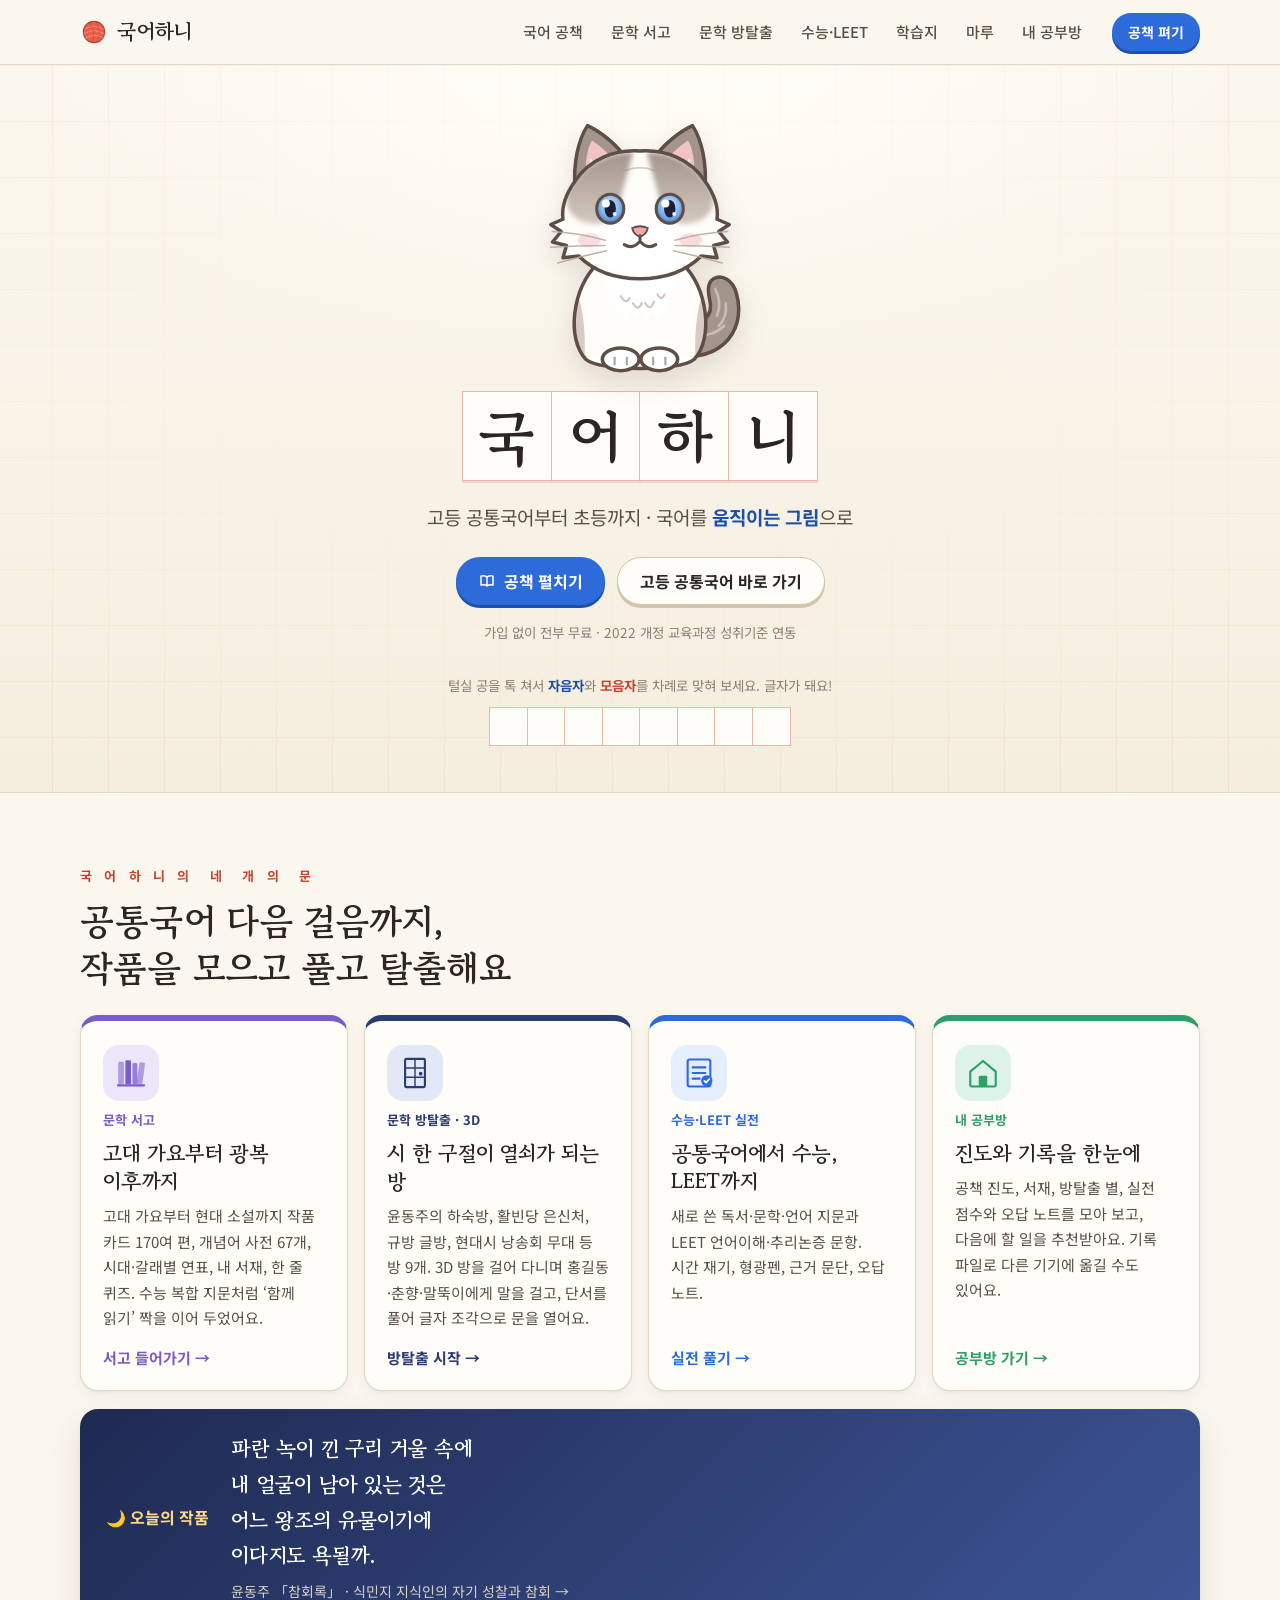
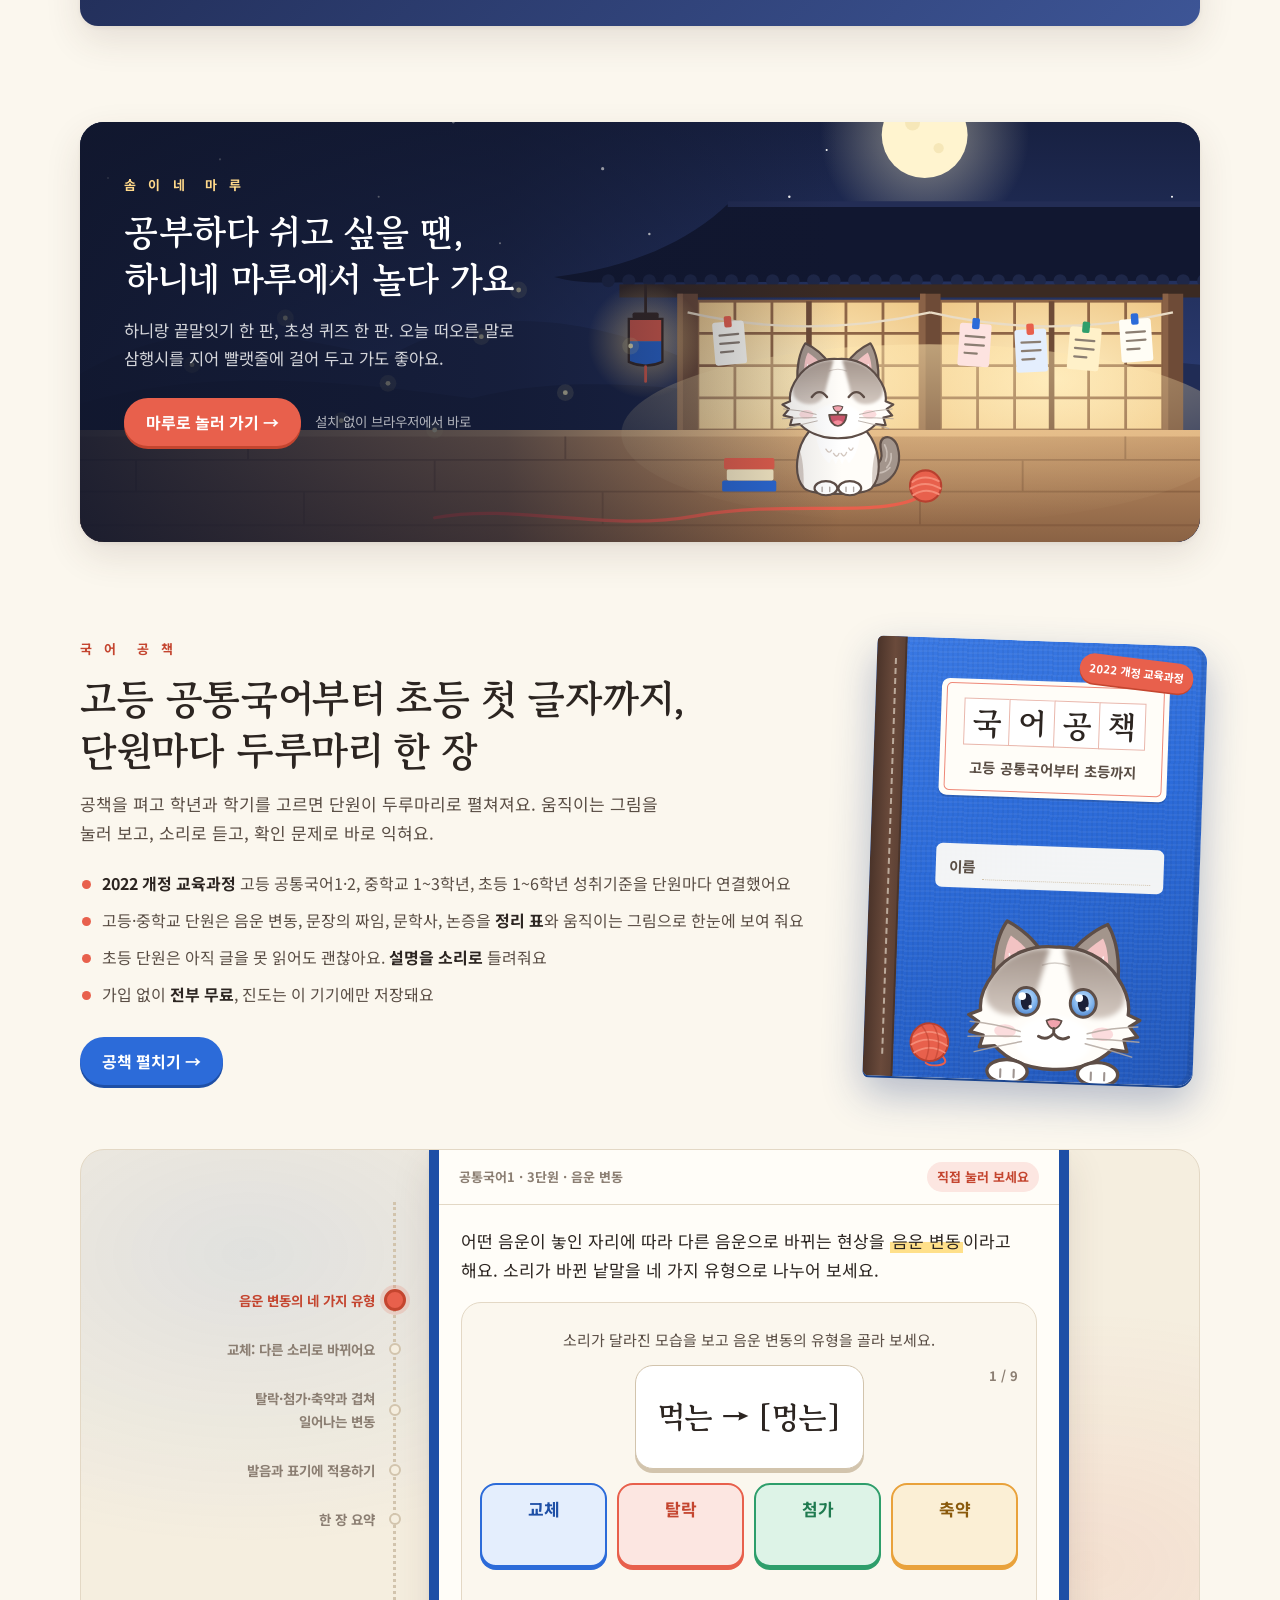
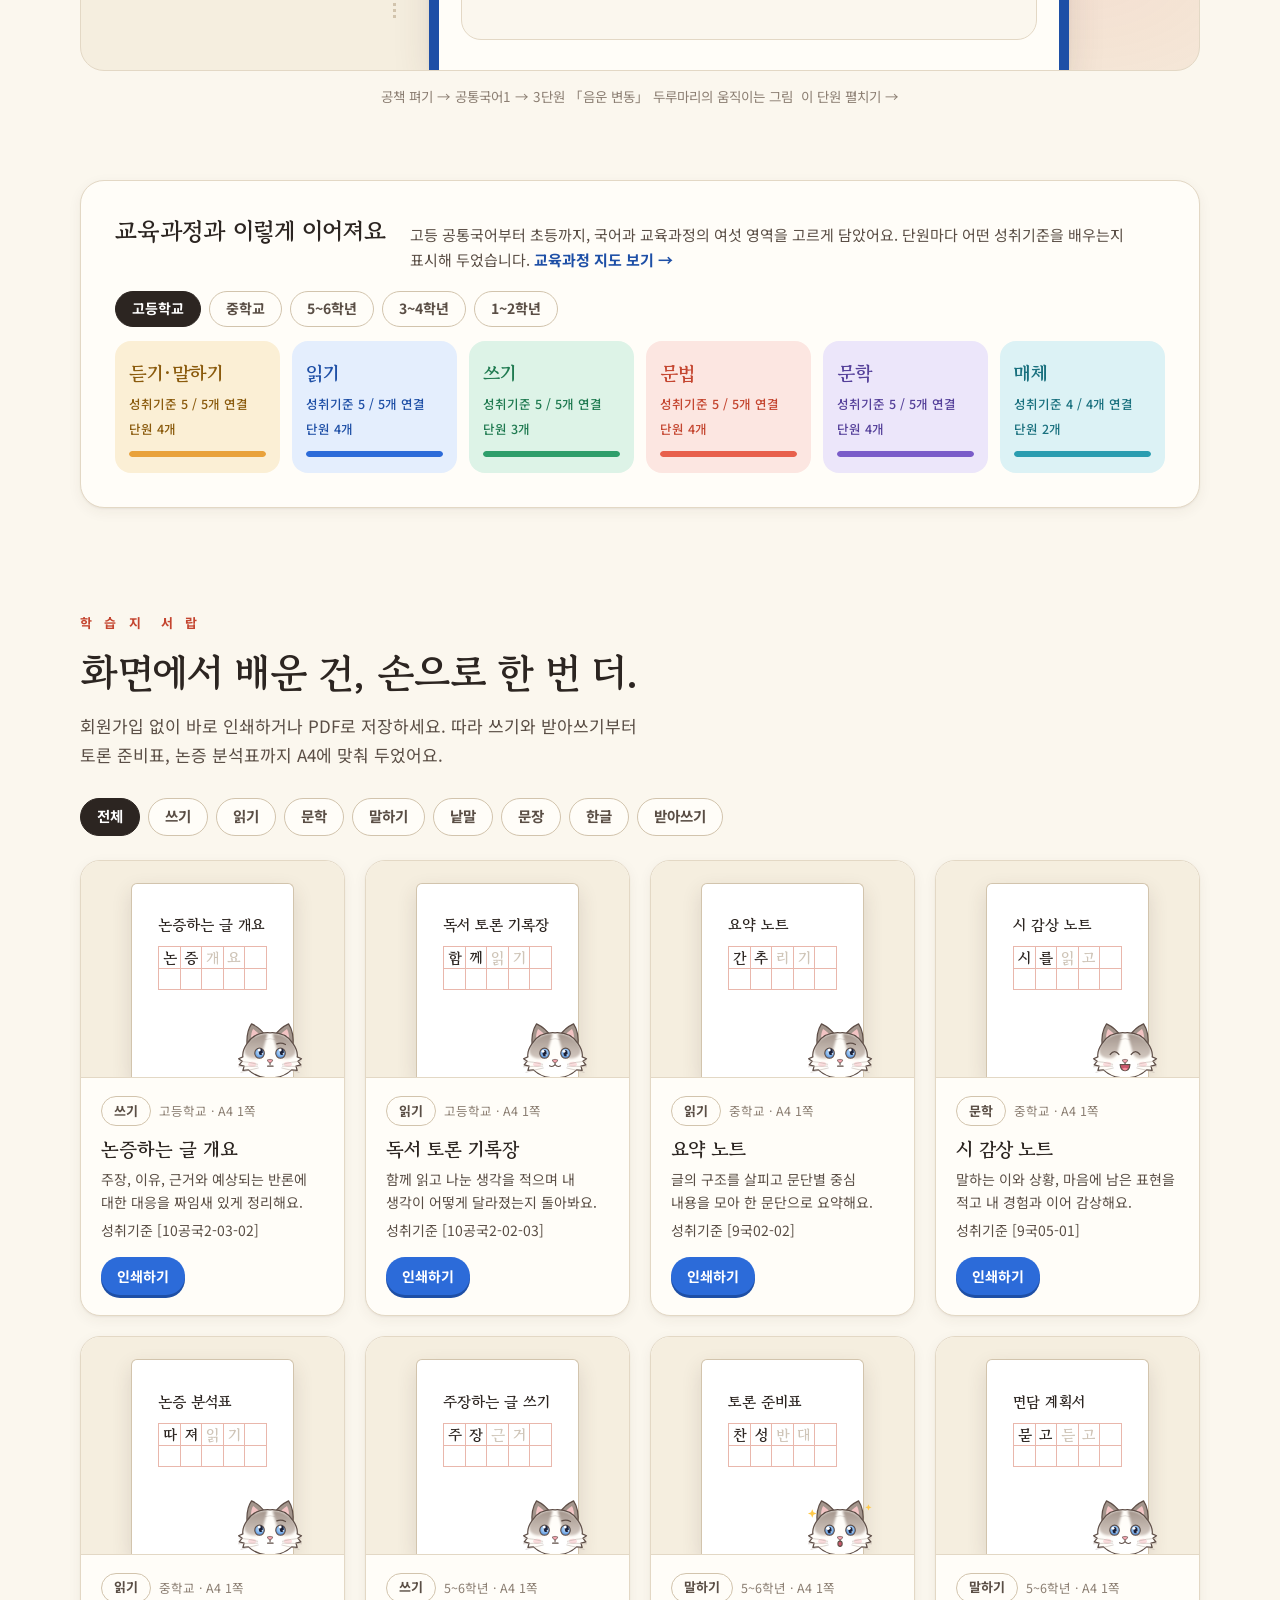
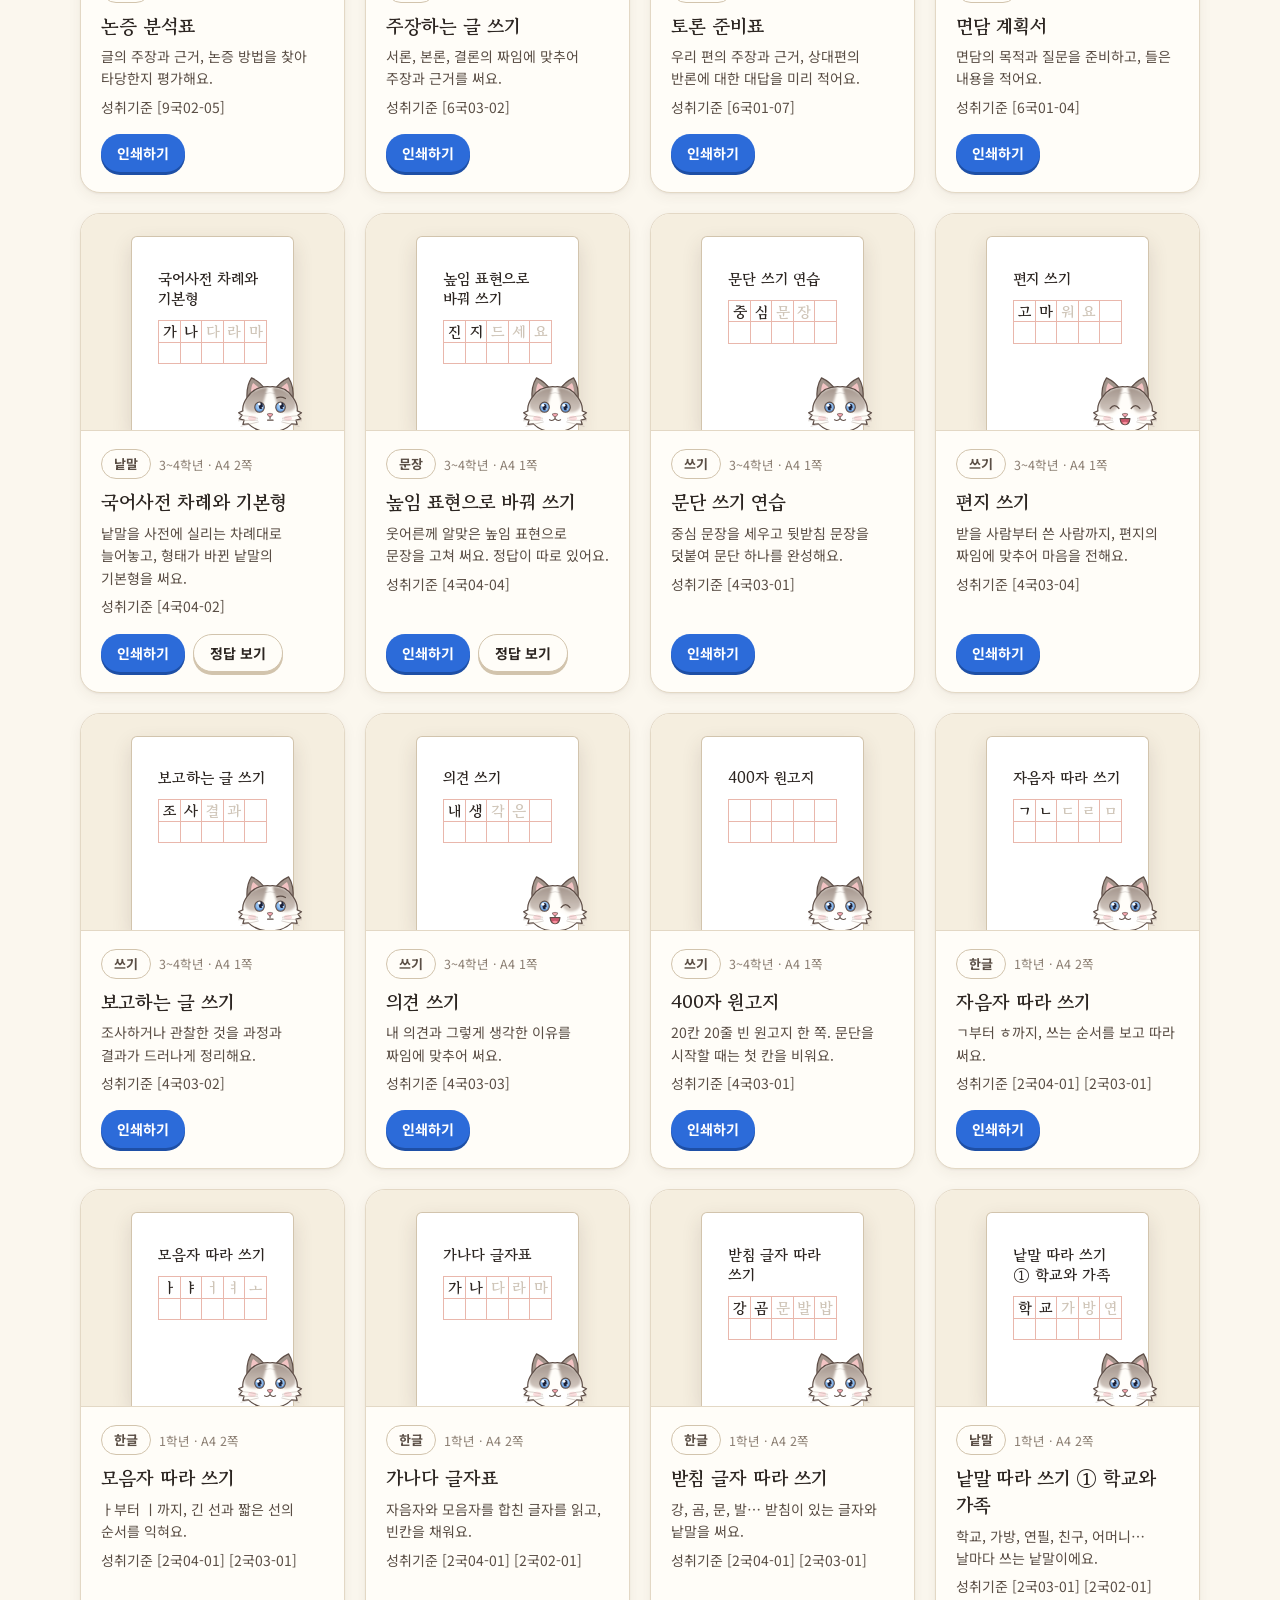
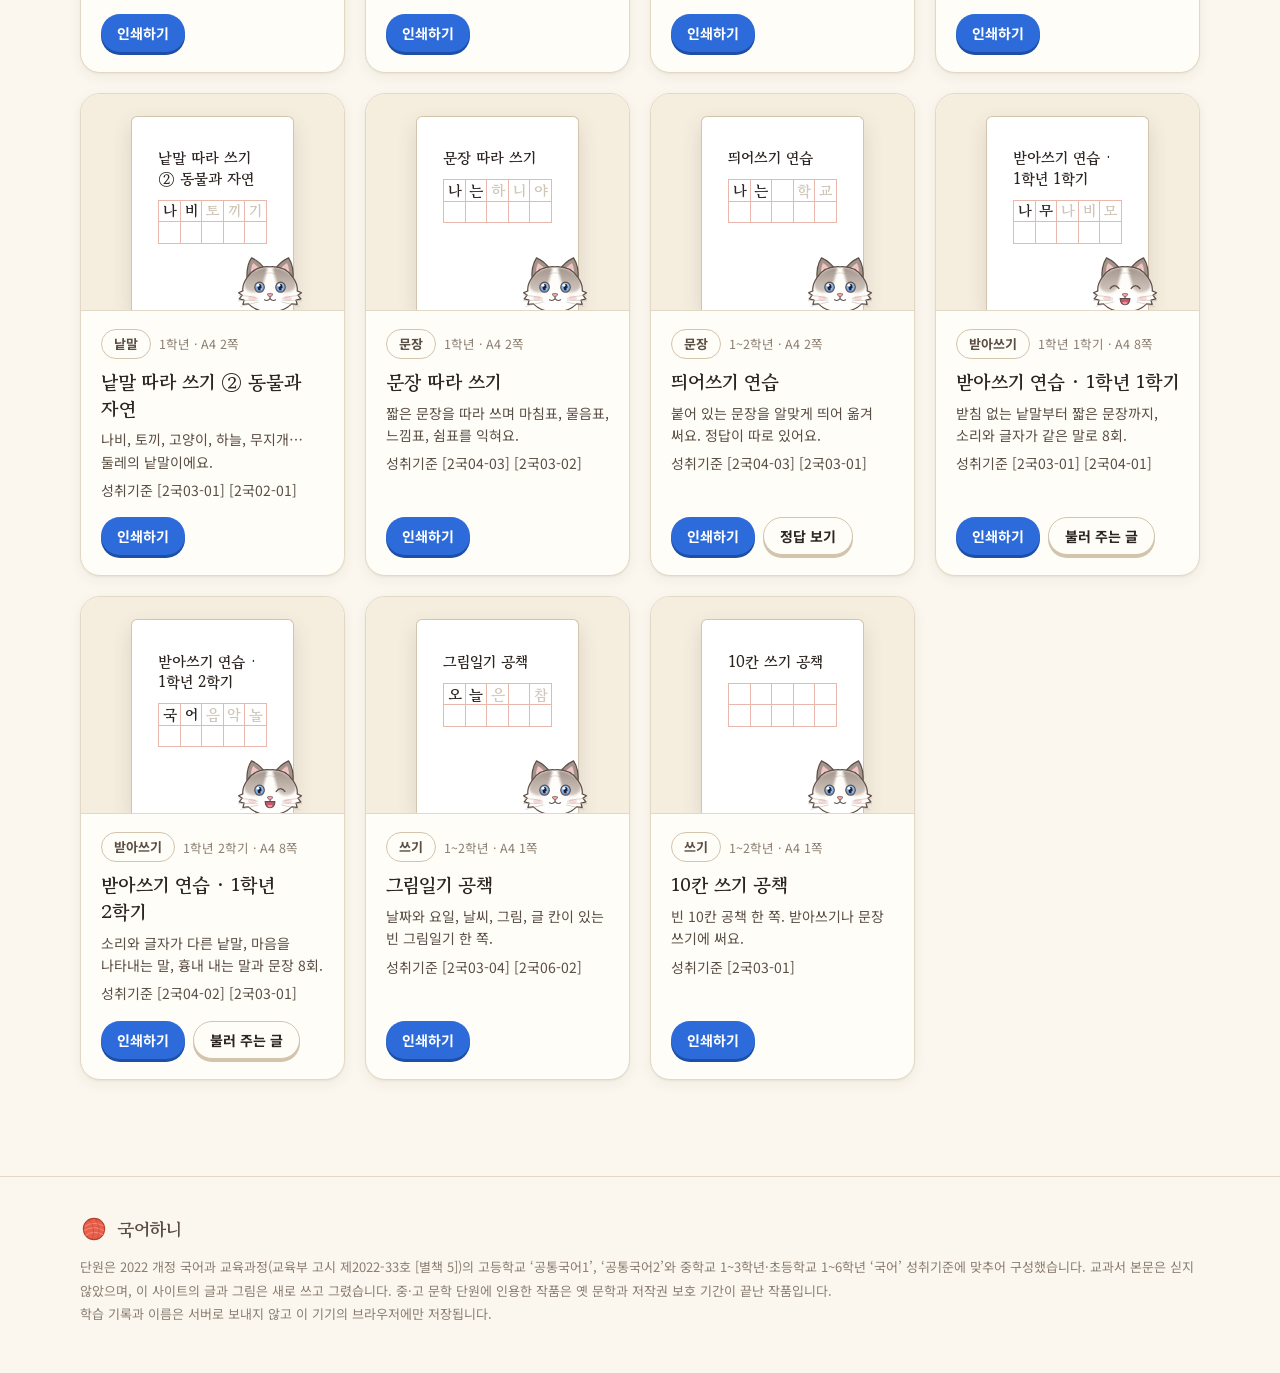
<file: index.html>
<!doctype html>
<html lang="ko">
  <head>
    <meta charset="utf-8" />
    <meta name="viewport" content="width=device-width, initial-scale=1" />
    <title>국어하니 — 고등 공통국어부터 초등 국어까지, 움직이는 그림으로</title>
    <meta
      name="description"
      content="랙돌 고양이 하니와 함께하는 국어. 고등학교 공통국어1·2부터 중학교, 초등학교 1학년까지 2022 개정 교육과정 성취기준에 맞춘 단원별 두루마리, 움직이는 그림, 확인 문제, 인쇄 학습지를 가입 없이 무료로."
    />
    <meta property="og:type" content="website" />
    <meta property="og:title" content="국어하니 — 고등 공통국어부터 초등 국어까지, 움직이는 그림으로" />
    <meta property="og:description" content="랙돌 고양이 하니와 함께하는 고·중·초 국어. 고등 공통국어부터 초등 첫 글자까지, 교육과정 성취기준에 맞춘 단원 두루마리와 인쇄 학습지를 무료로." />
    <meta name="theme-color" content="#fbf7ee" />
    <link rel="icon" href="assets/img/favicon.svg" type="image/svg+xml" />
    <link rel="preconnect" href="https://fonts.googleapis.com" />
    <link rel="preconnect" href="https://fonts.gstatic.com" crossorigin />
    <link
      href="https://fonts.googleapis.com/css2?family=Gowun+Batang:wght@400;700&family=Noto+Sans+KR:wght@400;500;700;900&display=swap"
      rel="stylesheet"
    />
    <link rel="stylesheet" href="assets/css/base.css" />
    <link rel="stylesheet" href="assets/css/cover.css" />
    <link rel="stylesheet" href="assets/css/widgets.css" />
    <link rel="stylesheet" href="assets/css/widgets-play.css" />
    <link rel="stylesheet" href="assets/css/landing.css" />
  </head>
  <body id="top">
    <header class="site-head">
      <div class="wrap">
        <a class="logo" href="#top" aria-label="국어하니 처음으로">
          <span data-yarn></span><span data-brand="brand">국어하니</span>
        </a>
        <nav class="site-nav" aria-label="주요 메뉴">
          <a href="handbook.html#/band/high">고등 공통국어</a>
          <a href="handbook.html#/band/7-9">중학교</a>
          <a href="handbook.html#/home">초등</a>
          <a href="archive.html">문학 서고</a>
          <a href="escape.html">방탈출</a>
          <a href="exam.html">수능·LEET</a>
          <a href="#shelf" data-filter="all">학습지 서랍</a>
          <a href="maru.html">마루</a>
        </nav>
        <a class="btn small" href="handbook.html" id="continue-btn">공책 펴기</a>
      </div>
    </header>

    <main>
      <!-- ───── 첫 화면 ───── -->
      <section class="hero" id="hero">
        <canvas class="hero-play" aria-hidden="true"></canvas>
        <div class="wrap hero-inner">
          <div class="hero-cat" id="hero-cat" data-cat="sit"></div>
          <h1 class="hero-title">
            <span class="sr-only" data-brand="brand">국어하니</span>
            <span class="wongoji" aria-hidden="true" id="hero-wordmark"></span>
          </h1>
          <p class="hero-tag">고등 공통국어부터 초등까지 · 국어를 <strong>움직이는 그림</strong>으로</p>
          <div class="hero-cta">
            <a class="btn" href="handbook.html">
              <svg viewBox="0 0 24 24" aria-hidden="true"><path d="M4 5.5c2.6-.9 5.3-.6 8 1v12c-2.7-1.6-5.4-1.9-8-1zM20 5.5c-2.6-.9-5.3-.6-8 1v12c2.7-1.6 5.4-1.9 8-1z" fill="none" stroke="currentColor" stroke-width="2" stroke-linejoin="round"/></svg>
              공책 펼치기
            </a>
            <a class="btn ghost" href="handbook.html#/band/high">고등 공통국어 바로 가기</a>
          </div>
          <p class="hero-note">가입 없이 전부 무료 · 2022 개정 교육과정 성취기준 연동</p>

          <div class="hero-toy" aria-live="polite">
            <p class="hero-toy-hint">털실 공을 톡 쳐서 <b class="c">자음자</b>와 <b class="v">모음자</b>를 차례로 맞혀 보세요. 글자가 돼요!</p>
            <div class="wongoji hero-strip" id="hero-strip" aria-label="털실 공으로 만든 글자"></div>
          </div>
        </div>
      </section>

      <!-- ───── 새 공간: 문학 서고 · 문학 방탈출 · 수능·LEET ───── -->
      <section class="doors" id="doors">
        <div class="wrap">
          <p class="eyebrow">국 어 하 니 의 &nbsp;네 &nbsp;개 의 &nbsp;문</p>
          <h2 class="display">공통국어 다음 걸음까지,<br />작품을 모으고 풀고 탈출해요</h2>
          <div class="door-grid">
            <a class="door-card tone-violet" href="archive.html">
              <span class="door-ico" aria-hidden="true">
                <svg viewBox="0 0 48 48"><rect x="6" y="8" width="8" height="32" rx="2" fill="currentColor" opacity=".55"/><rect x="16" y="6" width="8" height="34" rx="2" fill="currentColor"/><rect x="26" y="10" width="7" height="30" rx="2" fill="currentColor" opacity=".75"/><rect x="34" y="9" width="8" height="31" rx="2" transform="rotate(8 38 24)" fill="currentColor" opacity=".55"/><rect x="4" y="40" width="40" height="3" rx="1.5" fill="currentColor"/></svg>
              </span>
              <span class="door-k">문학 서고</span>
              <b class="display">고대 가요부터 광복 이후까지</b>
              <span>고대 가요부터 현대 소설까지 작품 카드 170여 편, 개념어 사전 67개, 시대·갈래별 연표, 내 서재, 한 줄 퀴즈. 수능 복합 지문처럼 ‘함께 읽기’ 짝을 이어 두었어요.</span>
              <span class="door-go">서고 들어가기 →</span>
            </a>
            <a class="door-card tone-night" href="escape.html">
              <span class="door-ico" aria-hidden="true">
                <svg viewBox="0 0 48 48"><rect x="10" y="4" width="28" height="40" rx="2" fill="none" stroke="currentColor" stroke-width="3"/><path d="M24 4v40M10 17h28M10 30h28" stroke="currentColor" stroke-width="2"/><circle cx="32" cy="25" r="2.6" fill="currentColor"/></svg>
              </span>
              <span class="door-k">문학 방탈출 · 3D</span>
              <b class="display">시 한 구절이 열쇠가 되는 방</b>
              <span>윤동주의 하숙방, 활빈당 은신처, 규방 글방, 현대시 낭송회 무대 등 방 9개. 3D 방을 걸어 다니며 홍길동·춘향·말뚝이에게 말을 걸고, 단서를 풀어 글자 조각으로 문을 열어요.</span>
              <span class="door-go">방탈출 시작 →</span>
            </a>
            <a class="door-card tone-blue" href="exam.html">
              <span class="door-ico" aria-hidden="true">
                <svg viewBox="0 0 48 48"><rect x="8" y="5" width="32" height="38" rx="3" fill="none" stroke="currentColor" stroke-width="3"/><path d="M15 16h18M15 24h18M15 32h10" stroke="currentColor" stroke-width="3" stroke-linecap="round"/><circle cx="35" cy="35" r="8" fill="currentColor"/><path d="M31.5 35l2.5 2.5 4.5-5" fill="none" stroke="#fff" stroke-width="2.4" stroke-linecap="round" stroke-linejoin="round"/></svg>
              </span>
              <span class="door-k">수능·LEET 실전</span>
              <b class="display">공통국어에서 수능, LEET까지</b>
              <span>새로 쓴 독서·문학·언어 지문과 LEET 언어이해·추리논증 문항. 시간 재기, 형광펜, 근거 문단, 오답 노트.</span>
              <span class="door-go">실전 풀기 →</span>
            </a>
            <a class="door-card tone-mint" href="my.html">
              <span class="door-ico" aria-hidden="true">
                <svg viewBox="0 0 48 48"><path d="M6 22 24 7l18 15v19a2 2 0 0 1-2 2H8a2 2 0 0 1-2-2z" fill="none" stroke="currentColor" stroke-width="3" stroke-linejoin="round"/><rect x="18" y="28" width="12" height="15" rx="2" fill="currentColor"/></svg>
              </span>
              <span class="door-k">내 공부방</span>
              <b class="display">진도와 기록을 한눈에</b>
              <span>공책 진도, 서재, 방탈출 별, 실전 점수와 오답 노트를 모아 보고, 다음에 할 일을 추천받아요. 기록 파일로 다른 기기에 옮길 수도 있어요.</span>
              <span class="door-go">공부방 가기 →</span>
            </a>
          </div>
          <a class="today" id="today" href="archive.html" hidden>
            <span class="today-k">🌙 오늘의 작품</span>
            <span class="today-lines display" id="today-lines"></span>
            <span class="today-meta" id="today-meta"></span>
          </a>
        </div>
      </section>

      <!-- ───── 쉼터: 하니네 마루 ───── -->
      <section class="maru-intro" id="maru-intro">
        <div class="wrap">
          <a class="maru-card" href="maru.html" aria-label="하니네 마루로 놀러 가기">
            <div class="maru-scene" data-scene="maru"></div>
            <div class="maru-copy">
              <p class="eyebrow">솜 이 네 &nbsp;마 루</p>
              <h2 class="display">공부하다 쉬고 싶을 땐,<br />하니네 마루에서 놀다 가요</h2>
              <p>하니랑 끝말잇기 한 판, 초성 퀴즈 한 판. 오늘 떠오른 말로 삼행시를 지어 빨랫줄에 걸어 두고 가도 좋아요.</p>
              <div class="maru-cta">
                <span class="btn coral">마루로 놀러 가기 →</span>
                <span class="maru-small">설치 없이 브라우저에서 바로</span>
              </div>
            </div>
          </a>
        </div>
      </section>

      <!-- ───── 국어 공책(핸드북) ───── -->
      <section class="book-intro" id="book-intro">
        <div class="wrap book-intro-top">
          <div class="book-copy">
            <p class="eyebrow">국 어 &nbsp;공 책</p>
            <h2 class="display">고등 공통국어부터 초등 첫 글자까지,<br />단원마다 두루마리 한 장</h2>
            <p class="lead">
              공책을 펴고 학년과 학기를 고르면 단원이 두루마리로 펼쳐져요. 움직이는 그림을 눌러 보고, 소리로 듣고, 확인 문제로 바로 익혀요.
            </p>
            <ul class="book-points">
              <li><b>2022 개정 교육과정</b> 고등 공통국어1·2, 중학교 1~3학년, 초등 1~6학년 성취기준을 단원마다 연결했어요</li>
              <li>고등·중학교 단원은 음운 변동, 문장의 짜임, 문학사, 논증을 <b>정리 표</b>와 움직이는 그림으로 한눈에 보여 줘요</li>
              <li>초등 단원은 아직 글을 못 읽어도 괜찮아요. <b>설명을 소리로</b> 들려줘요</li>
              <li>가입 없이 <b>전부 무료</b>, 진도는 이 기기에만 저장돼요</li>
            </ul>
            <a class="btn" href="handbook.html">공책 펼치기 →</a>
          </div>
          <a class="book-cover-link" href="handbook.html" aria-label="국어 공책 펼치기">
            <div data-cover></div>
          </a>
        </div>

        <div class="wrap">
          <div class="demo-frame">
            <div class="demo-rail" id="demo-rail" aria-hidden="true">
              <span class="is-on">음운 변동의 네 가지 유형</span>
              <span>교체: 다른 소리로 바뀌어요</span>
              <span>탈락·첨가·축약</span>
              <span>발음과 표기에 적용하기</span>
              <span>한 장 요약</span>
            </div>
            <div class="demo-paper">
              <div class="demo-bar">
                <span id="demo-crumb">공통국어1 · 3단원 · 음운 변동</span>
                <span class="demo-live">직접 눌러 보세요</span>
              </div>
              <div class="demo-body">
                <p class="demo-lead" id="demo-lead">어떤 음운이 놓인 자리에 따라 다른 음운으로 바뀌는 현상을 <mark>음운 변동</mark>이라고 해요. 소리가 바뀐 낱말을 네 가지 유형으로 나누어 보세요.</p>
                <div id="demo-widget"></div>
              </div>
            </div>
          </div>
          <p class="demo-caption" id="demo-caption">공책 펴기 → 고등 공통국어1 → 3단원 「음운 변동」 두루마리의 움직이는 그림</p>
        </div>

        <div class="wrap">
          <div class="domains">
            <div class="domains-head">
              <h3 class="display">교육과정과 이렇게 이어져요</h3>
              <p>
                고등 공통국어부터 초등까지, 국어과 교육과정의 여섯 영역을 고르게 담았어요. 단원마다 어떤 성취기준을 배우는지 표시해 두었습니다.
                <a href="handbook.html#/map">교육과정 지도 보기 →</a>
              </p>
            </div>
            <div class="band-switch" id="band-switch" role="tablist" aria-label="학년군 고르기"></div>
            <div class="domain-grid" id="domain-grid"></div>
          </div>
        </div>
      </section>

      <!-- ───── 학습지 서랍 ───── -->
      <section class="shelf" id="shelf">
        <div class="wrap">
          <p class="eyebrow">학 습 지 &nbsp;서 랍</p>
          <h2 class="display">화면에서 배운 건, 손으로 한 번 더.</h2>
          <p class="lead">회원가입 없이 바로 인쇄하거나 PDF로 저장하세요. 따라 쓰기와 받아쓰기부터 토론 준비표, 논증 분석표까지 A4에 맞춰 두었어요.</p>
          <div class="shelf-filter" id="shelf-filter" role="tablist" aria-label="학습지 종류"></div>
          <div class="shelf-grid" id="shelf-grid"></div>
        </div>
      </section>
    </main>

    <footer class="site-foot">
      <div class="wrap">
        <div class="logo"><span data-yarn></span><span data-brand="brand">국어하니</span></div>
        <p>
          단원은 2022 개정 국어과 교육과정(교육부 고시 제2022-33호 [별책 5])의 고등학교 ‘공통국어1’, ‘공통국어2’와 중학교 1~3학년·초등학교 1~6학년 ‘국어’ 성취기준에 맞추어 구성했습니다.
          교과서 본문은 싣지 않았으며, 이 사이트의 글과 그림은 새로 쓰고 그렸습니다. 중·고 문학 단원에 인용한 작품은 옛 문학과 저작권 보호 기간이 끝난 작품입니다.
        </p>
        <p>학습 기록과 이름은 서버로 보내지 않고 이 기기의 브라우저에만 저장됩니다.</p>
      </div>
    </footer>

    <script src="assets/js/core/config.js"></script>
    <script src="assets/js/core/nav.js"></script>
    <script src="assets/js/core/dom.js"></script>
    <script src="assets/js/core/hangul.js"></script>
    <script src="assets/js/core/strokes.js"></script>
    <script src="assets/js/core/cat.js"></script>
    <script src="assets/js/core/scene.js"></script>
    <script src="assets/js/core/cover.js"></script>
    <script src="assets/js/core/tts.js"></script>
    <script src="assets/js/core/store.js"></script>
    <script src="assets/js/data/standards.js"></script>
    <script src="assets/js/data/words.js"></script>
    <script src="assets/js/data/units.js"></script>
    <script src="assets/js/data/sheets.js"></script>
    <script src="assets/js/widgets/letters.js"></script>
    <script src="assets/js/widgets/play.js"></script>
    <script src="assets/js/pages/landing.js"></script>
    <script src="assets/js/data/literature.js"></script>
    <script src="assets/js/data/literature-2.js"></script>
    <script src="assets/js/data/literature-3.js"></script>
    <script>
      /* 오늘의 작품: 날짜로 골라 같은 날엔 같은 작품을 보여 줘요 */
      (function () {
        var L = window.App && App.lit;
        if (!L) return;
        var d = new Date();
        var seed = d.getFullYear() * 400 + (d.getMonth() + 1) * 31 + d.getDate();
        var pool = L.works.filter(function (w) { return w.lines && w.lines.length; });
        var w = pool[seed % pool.length];
        if (!w) return;
        var lines = w.lines.filter(function (l) { return l && l !== '……'; }).slice(0, 4);
        var box = document.getElementById('today');
        box.href = 'archive.html#w=' + w.id;
        document.getElementById('today-lines').innerHTML = lines.map(function (l) { return '<span>' + App.esc(l) + '</span>'; }).join('');
        document.getElementById('today-meta').textContent = w.a + ' 「' + w.t + '」 · ' + w.theme + ' →';
        box.hidden = false;
      })();
    </script>
  </body>
</html>
</file>
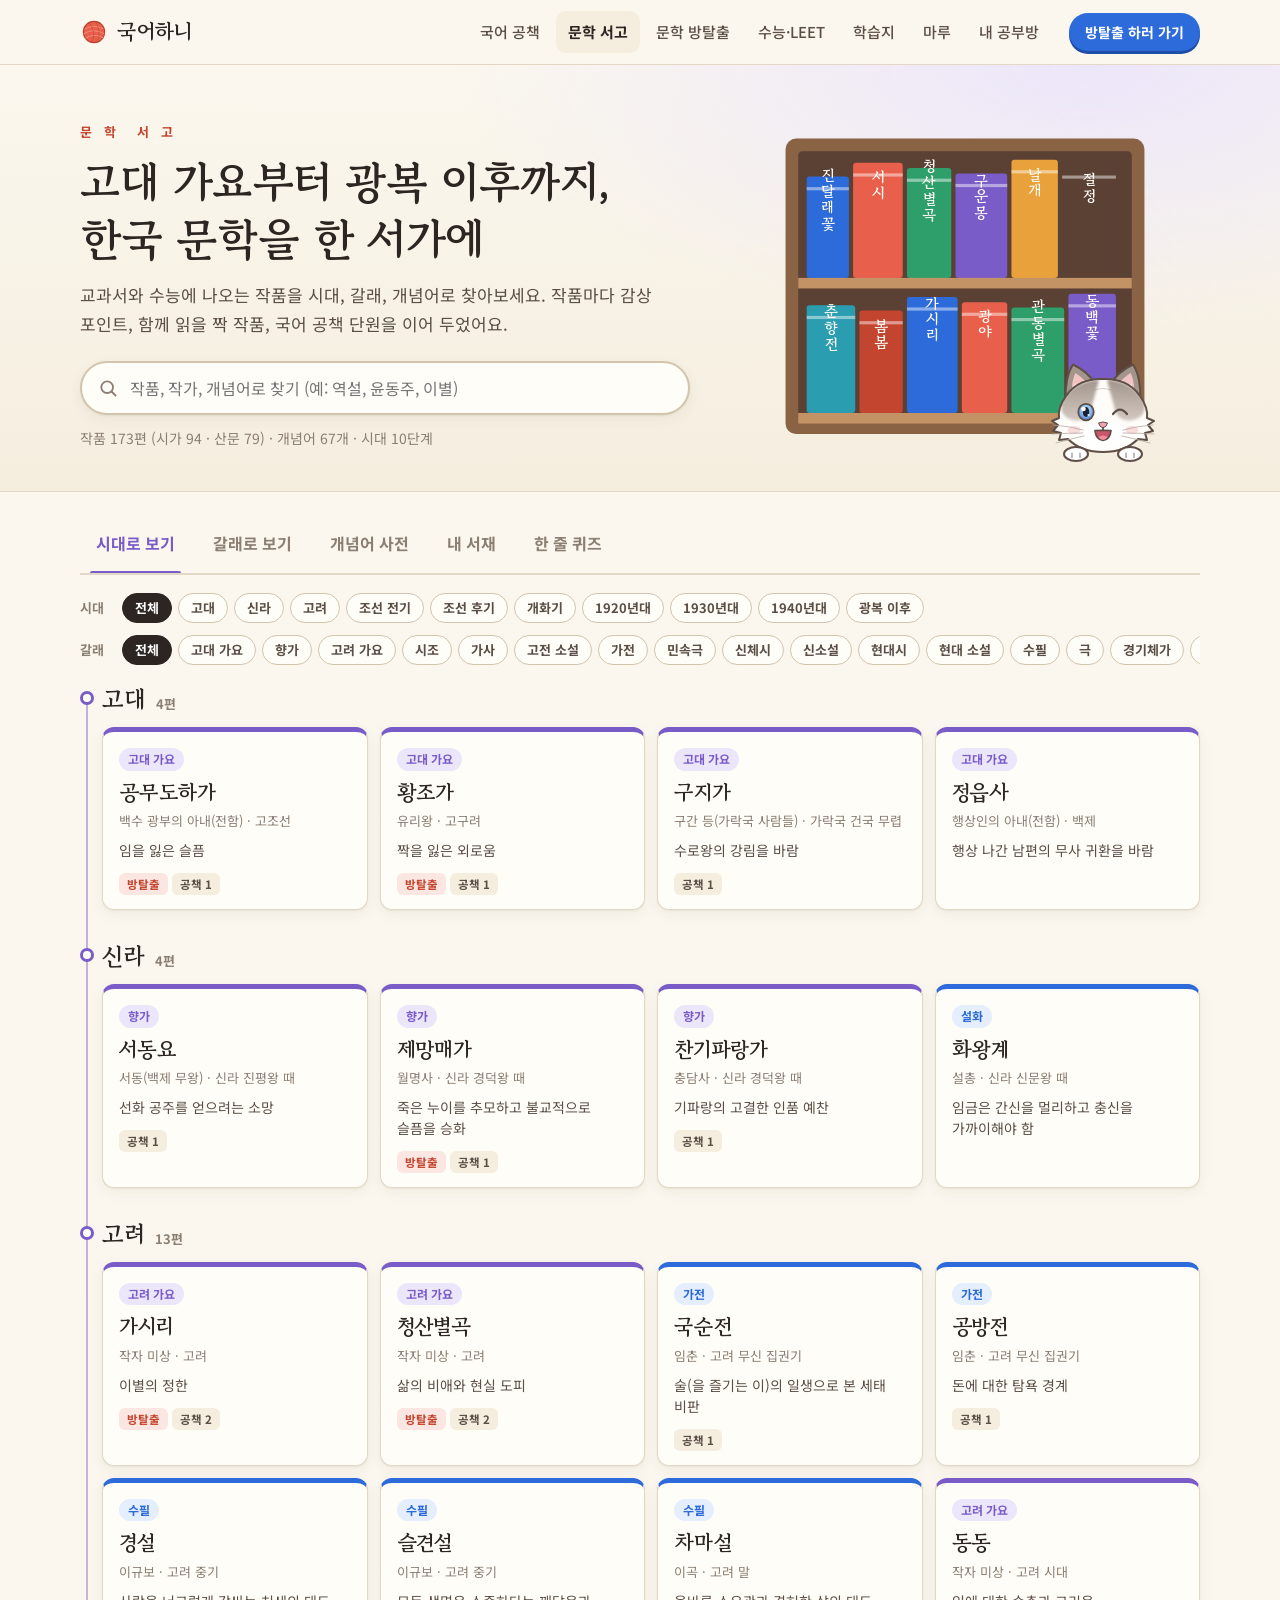
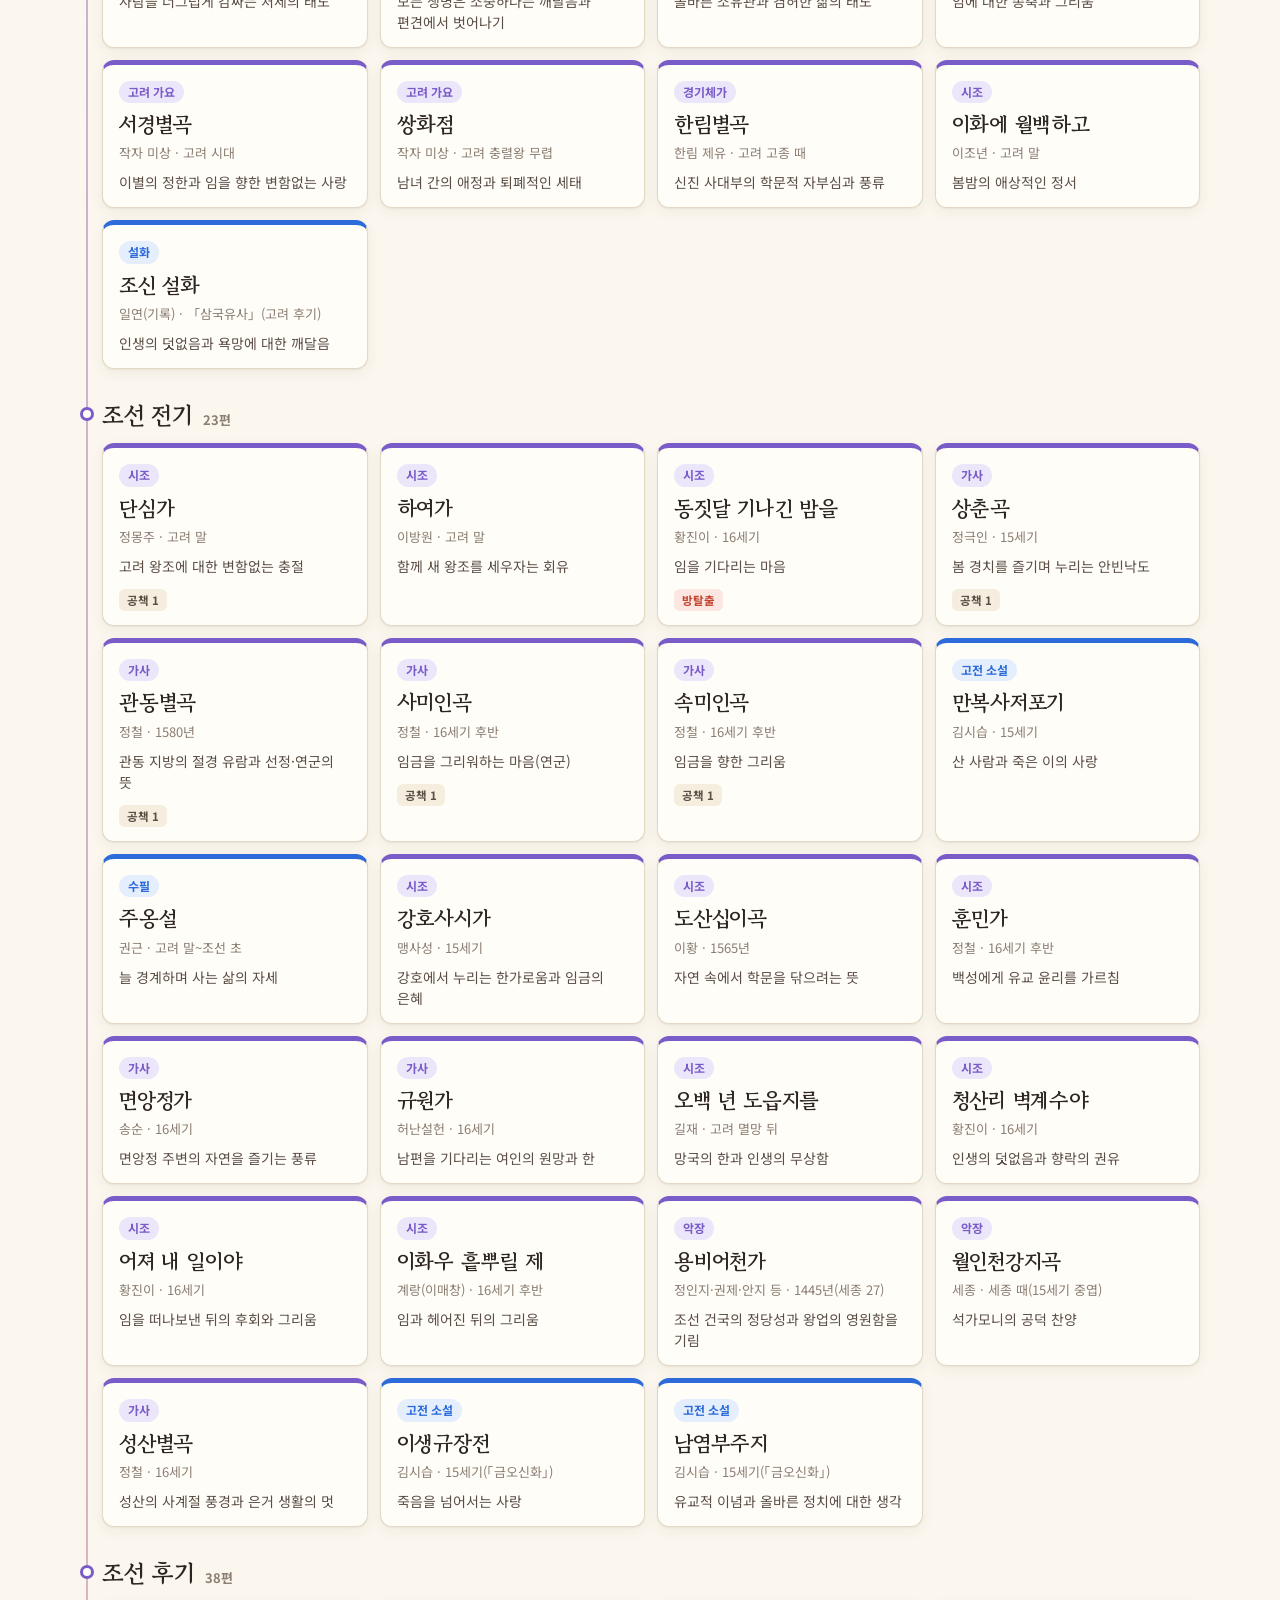
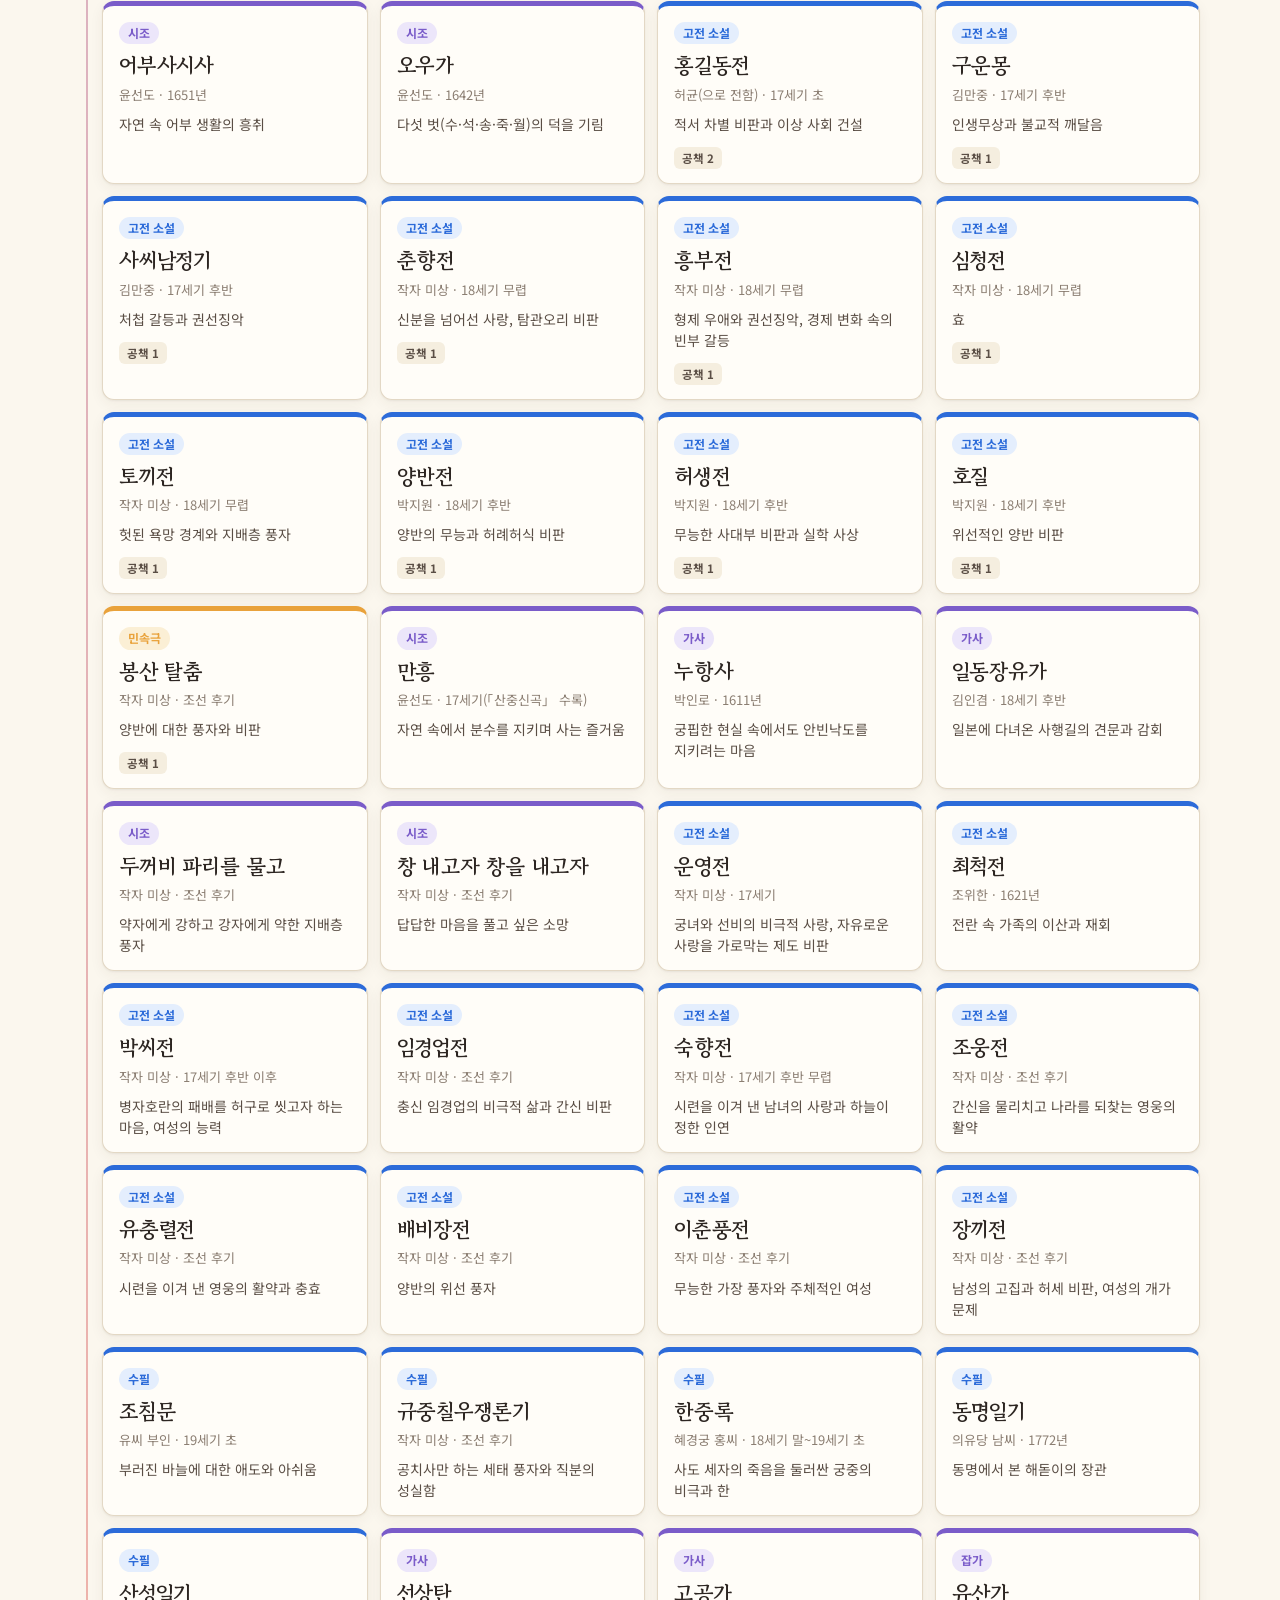
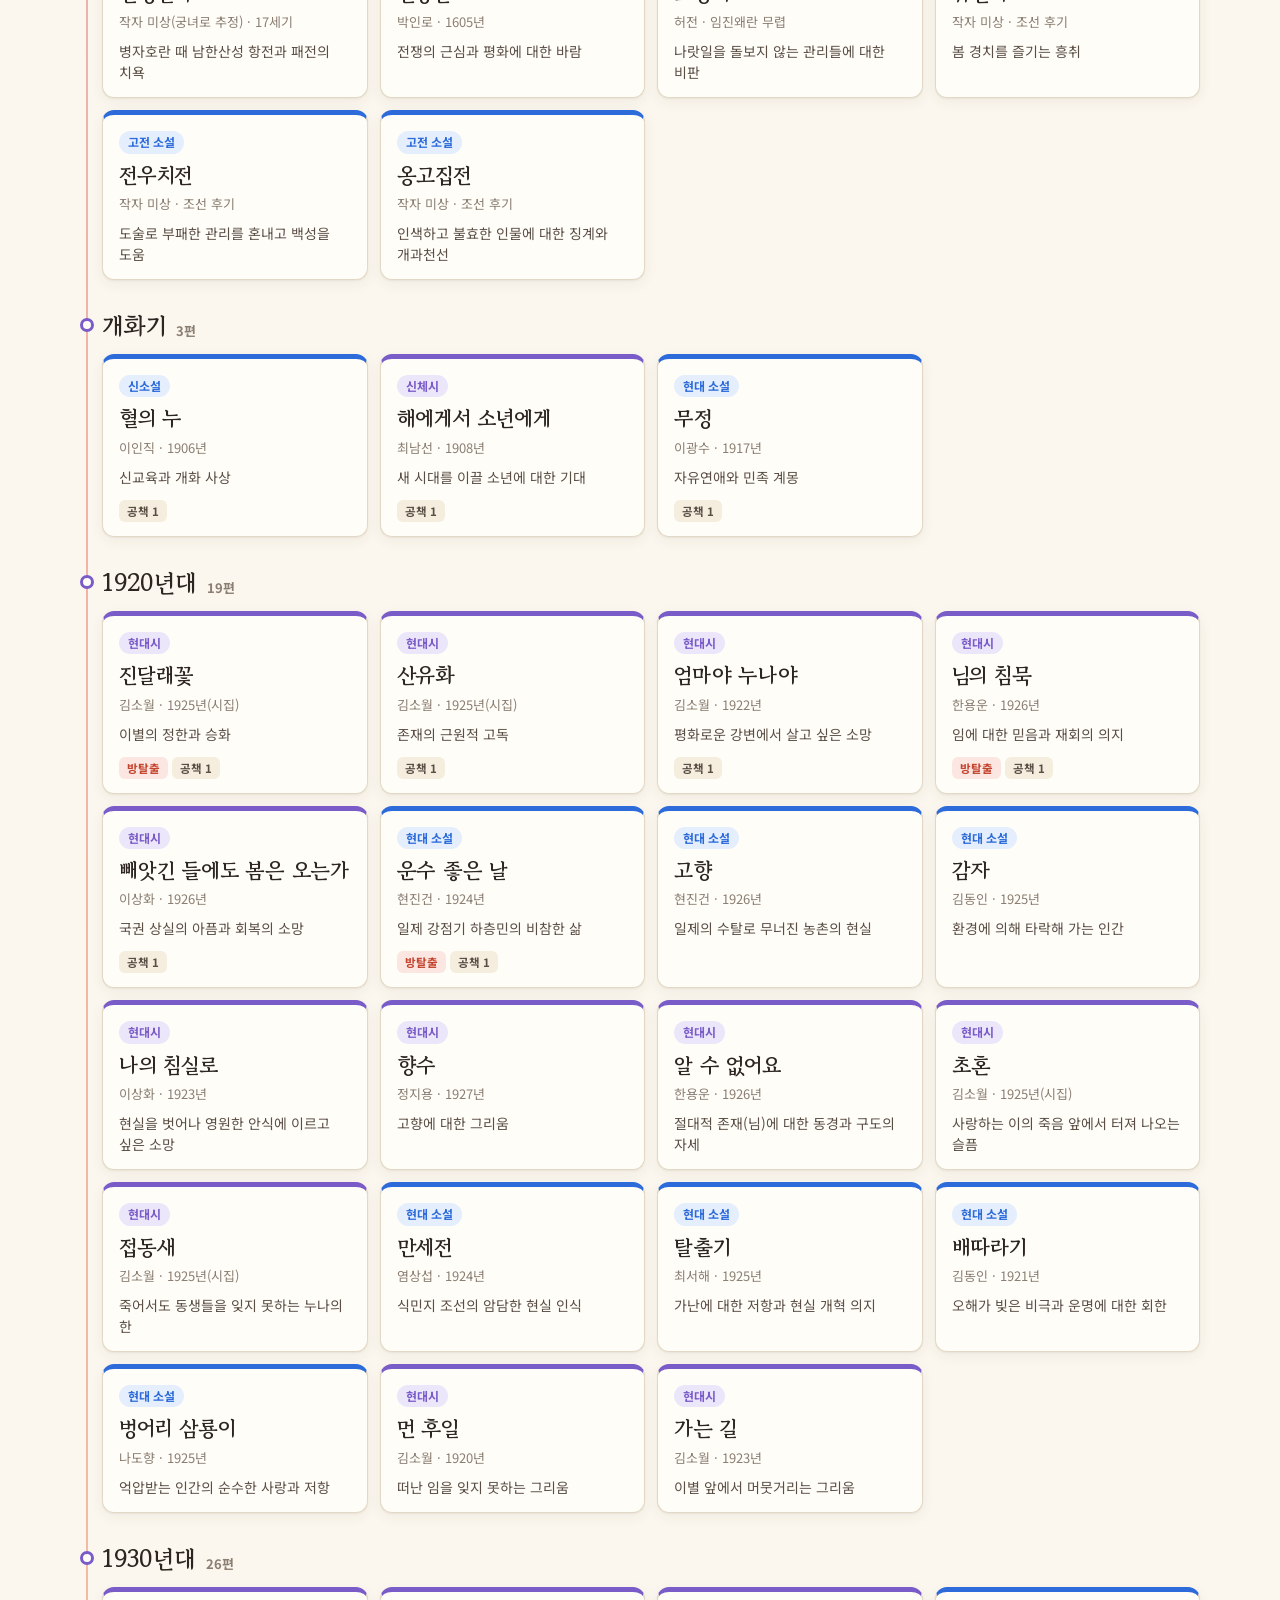
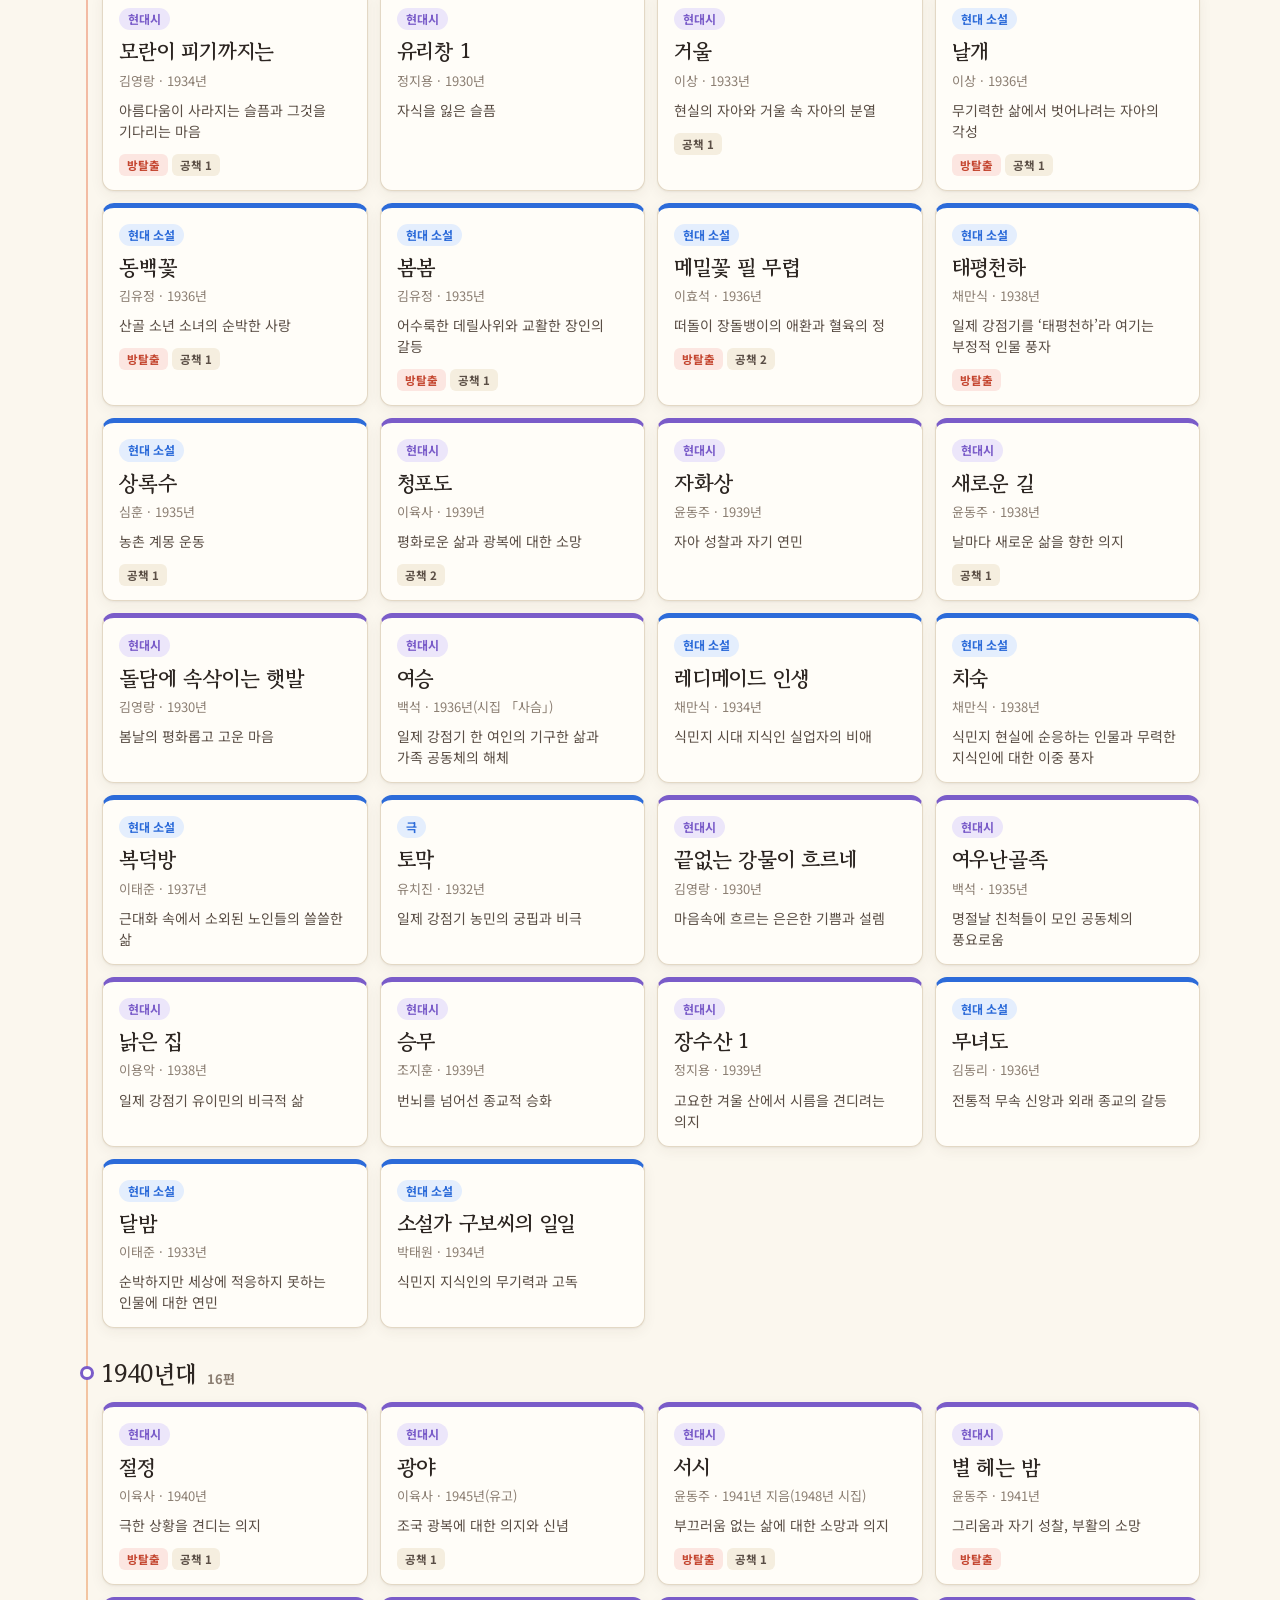
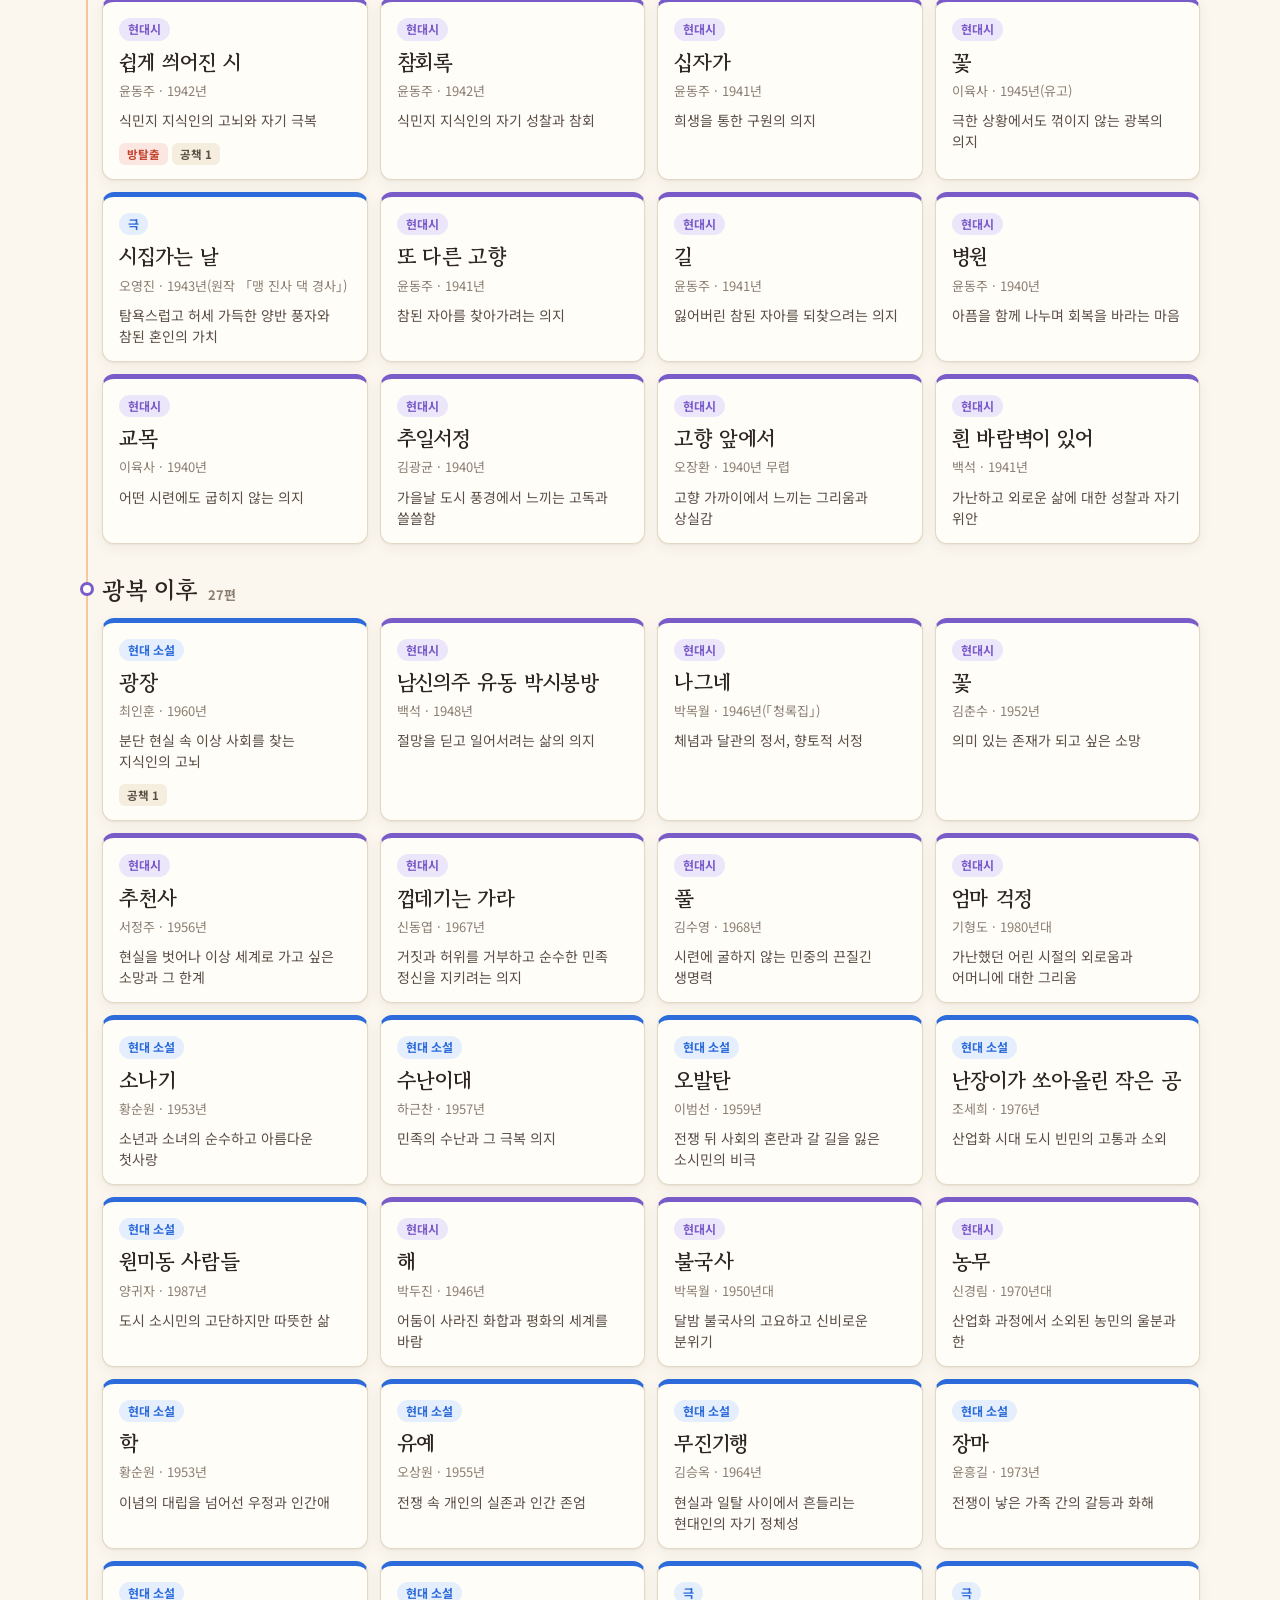
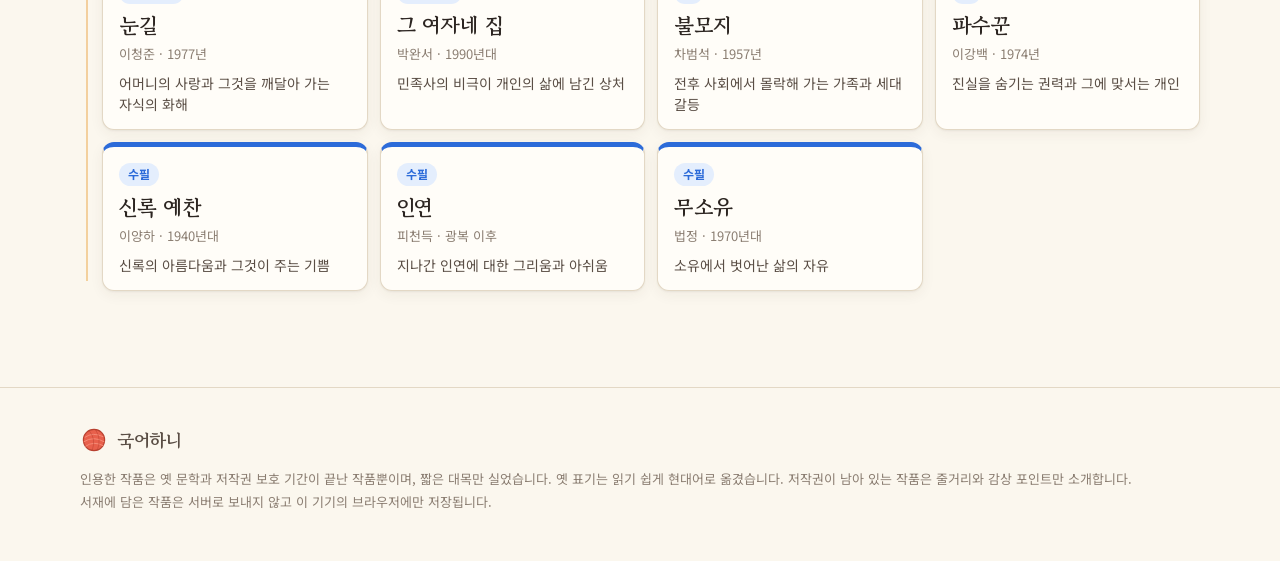
<file: archive.html>
<!doctype html>
<html lang="ko">
  <head>
    <meta charset="utf-8" />
    <meta name="viewport" content="width=device-width, initial-scale=1" />
    <title>문학 서고 — 국어하니</title>
    <meta name="description" content="고대 가요부터 현대 소설까지, 교과서와 수능에 나오는 한국 문학 작품을 시대·갈래·개념어로 찾아보는 문학 서고. 감상 포인트, 함께 읽을 작품, 국어 공책 단원까지 한 번에." />
    <meta name="theme-color" content="#fbf7ee" />
    <link rel="icon" href="assets/img/favicon.svg" type="image/svg+xml" />
    <link rel="preconnect" href="https://fonts.googleapis.com" />
    <link rel="preconnect" href="https://fonts.gstatic.com" crossorigin />
    <link href="https://fonts.googleapis.com/css2?family=Gowun+Batang:wght@400;700&family=Noto+Sans+KR:wght@400;500;700;900&display=swap" rel="stylesheet" />
    <link rel="stylesheet" href="assets/css/base.css" />
    <link rel="stylesheet" href="assets/css/archive.css" />
  </head>
  <body class="archive-page">
    <header class="site-head">
      <div class="wrap">
        <a class="logo" href="index.html" aria-label="국어하니 처음으로">
          <span data-yarn></span><span data-brand="brand">국어하니</span>
        </a>
        <nav class="site-nav" aria-label="주요 메뉴">
          <a href="handbook.html">국어 공책</a>
          <a href="archive.html" aria-current="page">문학 서고</a>
          <a href="escape.html">문학 방탈출</a>
          <a href="exam.html">수능·LEET</a>
          <a href="maru.html">마루</a>
        </nav>
        <a class="btn small" href="escape.html">방탈출 하러 가기</a>
      </div>
    </header>

    <main>
      <section class="ar-hero">
        <div class="wrap ar-hero-inner">
          <div class="ar-hero-copy">
            <p class="eyebrow">문 학 &nbsp;서 고</p>
            <h1 class="display">고대 가요부터 광복 이후까지,<br />한국 문학을 한 서가에</h1>
            <p class="lead">교과서와 수능에 나오는 작품을 시대, 갈래, 개념어로 찾아보세요. 작품마다 감상 포인트, 함께 읽을 짝 작품, 국어 공책 단원을 이어 두었어요.</p>
            <label class="ar-search">
              <svg viewBox="0 0 24 24" aria-hidden="true"><circle cx="11" cy="11" r="7" fill="none" stroke="currentColor" stroke-width="2.2"/><path d="M16.5 16.5 21 21" stroke="currentColor" stroke-width="2.2" stroke-linecap="round"/></svg>
              <input id="ar-q" type="search" placeholder="작품, 작가, 개념어로 찾기 (예: 역설, 윤동주, 이별)" autocomplete="off" aria-label="문학 서고 검색" />
            </label>
            <p class="ar-stats" id="ar-stats"></p>
          </div>
          <div class="ar-hero-shelf" aria-hidden="true" id="ar-shelf-art"></div>
        </div>
      </section>

      <section class="wrap ar-body">
        <div class="ar-tabs" role="tablist" aria-label="보기 방식" id="ar-tabs"></div>
        <div class="ar-filters" id="ar-filters"></div>
        <div id="ar-view" aria-live="polite"></div>
      </section>
    </main>

    <dialog class="ar-dialog" id="ar-dialog" aria-labelledby="ar-d-title">
      <div class="ar-d-inner" id="ar-d-inner"></div>
    </dialog>

    <footer class="site-foot">
      <div class="wrap">
        <div class="logo"><span data-yarn></span><span data-brand="brand">국어하니</span></div>
        <p>인용한 작품은 옛 문학과 저작권 보호 기간이 끝난 작품뿐이며, 짧은 대목만 실었습니다. 옛 표기는 읽기 쉽게 현대어로 옮겼습니다. 저작권이 남아 있는 작품은 줄거리와 감상 포인트만 소개합니다.</p>
        <p>서재에 담은 작품은 서버로 보내지 않고 이 기기의 브라우저에만 저장됩니다.</p>
      </div>
    </footer>

    <script src="assets/js/core/config.js"></script>
    <script src="assets/js/core/nav.js"></script>
    <script src="assets/js/core/dom.js"></script>
    <script src="assets/js/core/hangul.js"></script>
    <script src="assets/js/core/cat.js"></script>
    <script src="assets/js/core/cover.js"></script>
    <script src="assets/js/core/tts.js"></script>
    <script src="assets/js/core/store.js"></script>
    <script src="assets/js/data/units.js"></script>
    <script src="assets/js/data/literature.js"></script>
    <script src="assets/js/data/literature-2.js"></script>
    <script src="assets/js/data/literature-3.js"></script>
    <script src="assets/js/data/escape-rooms.js"></script>
    <script src="assets/js/data/escape-rooms-2.js"></script>
    <script src="assets/js/data/escape-rooms-3.js"></script>
    <script src="assets/js/pages/archive.js"></script>
  </body>
</html>
</file>
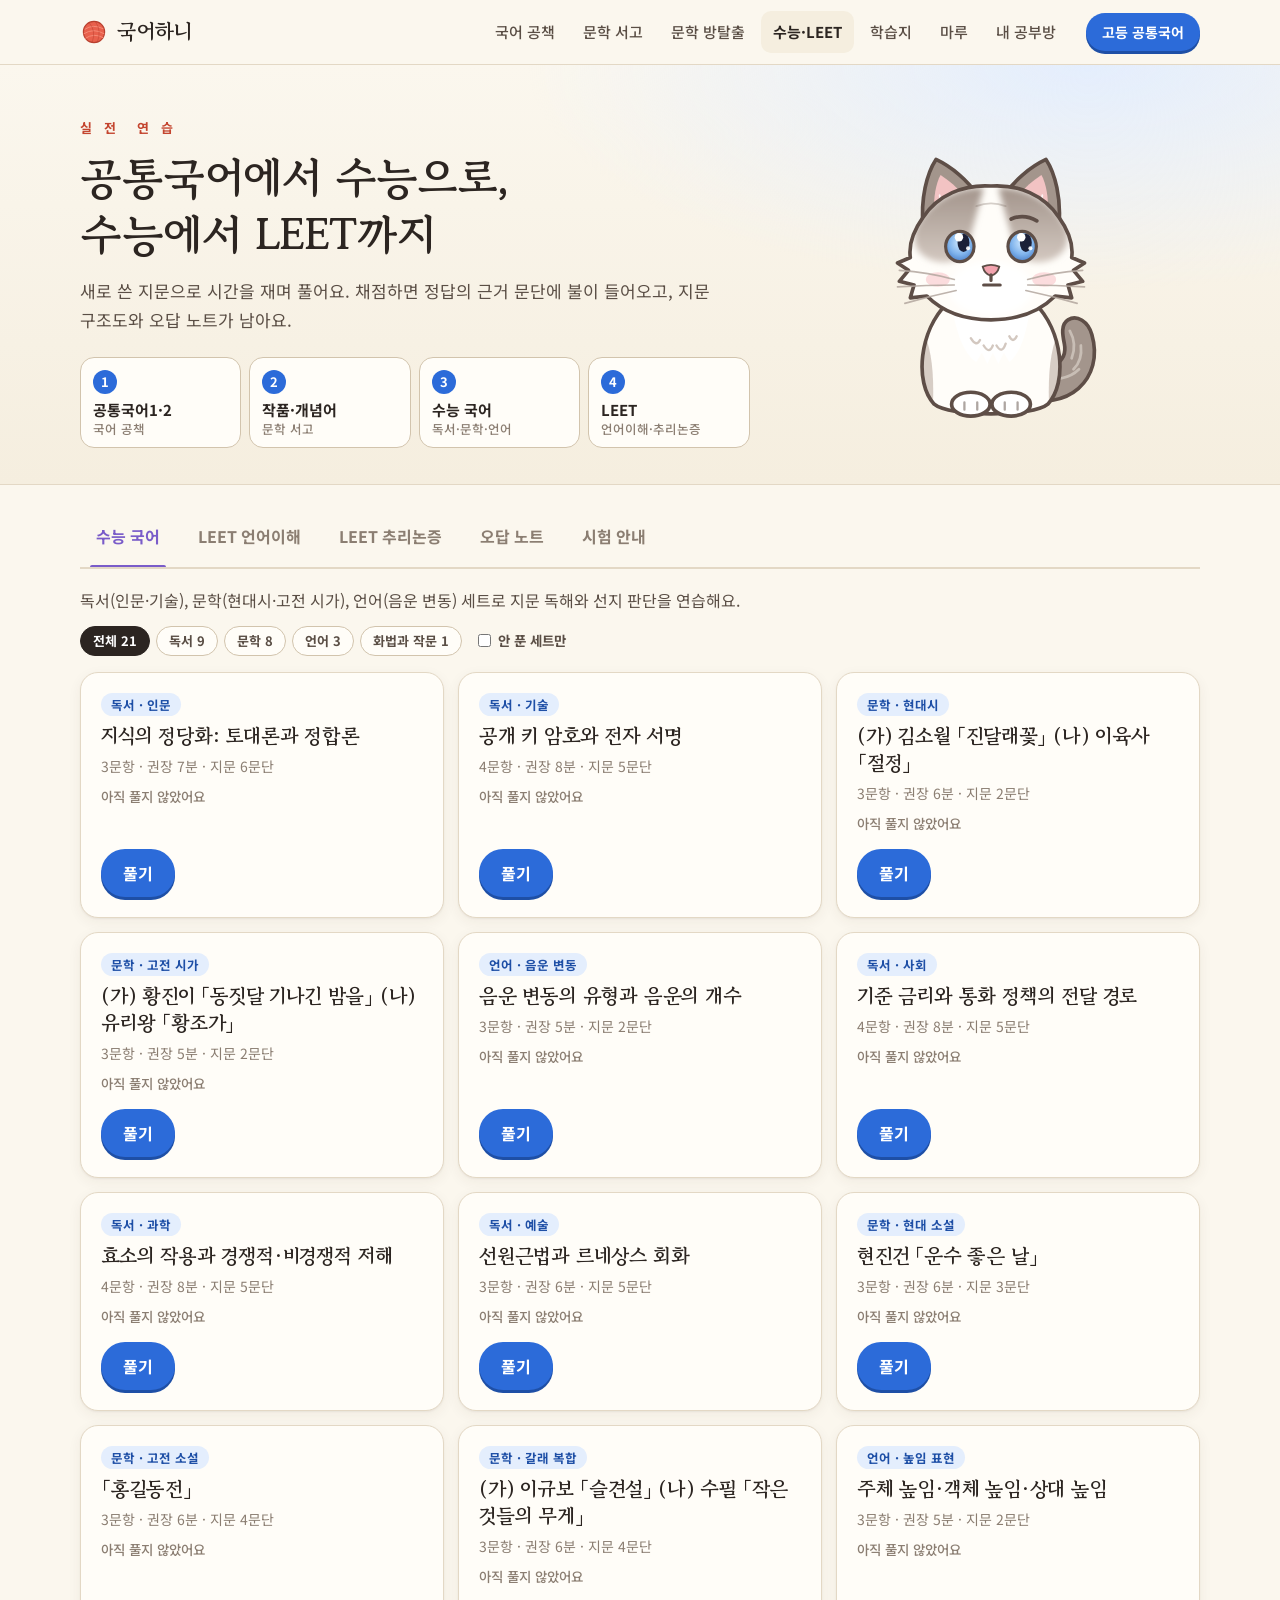
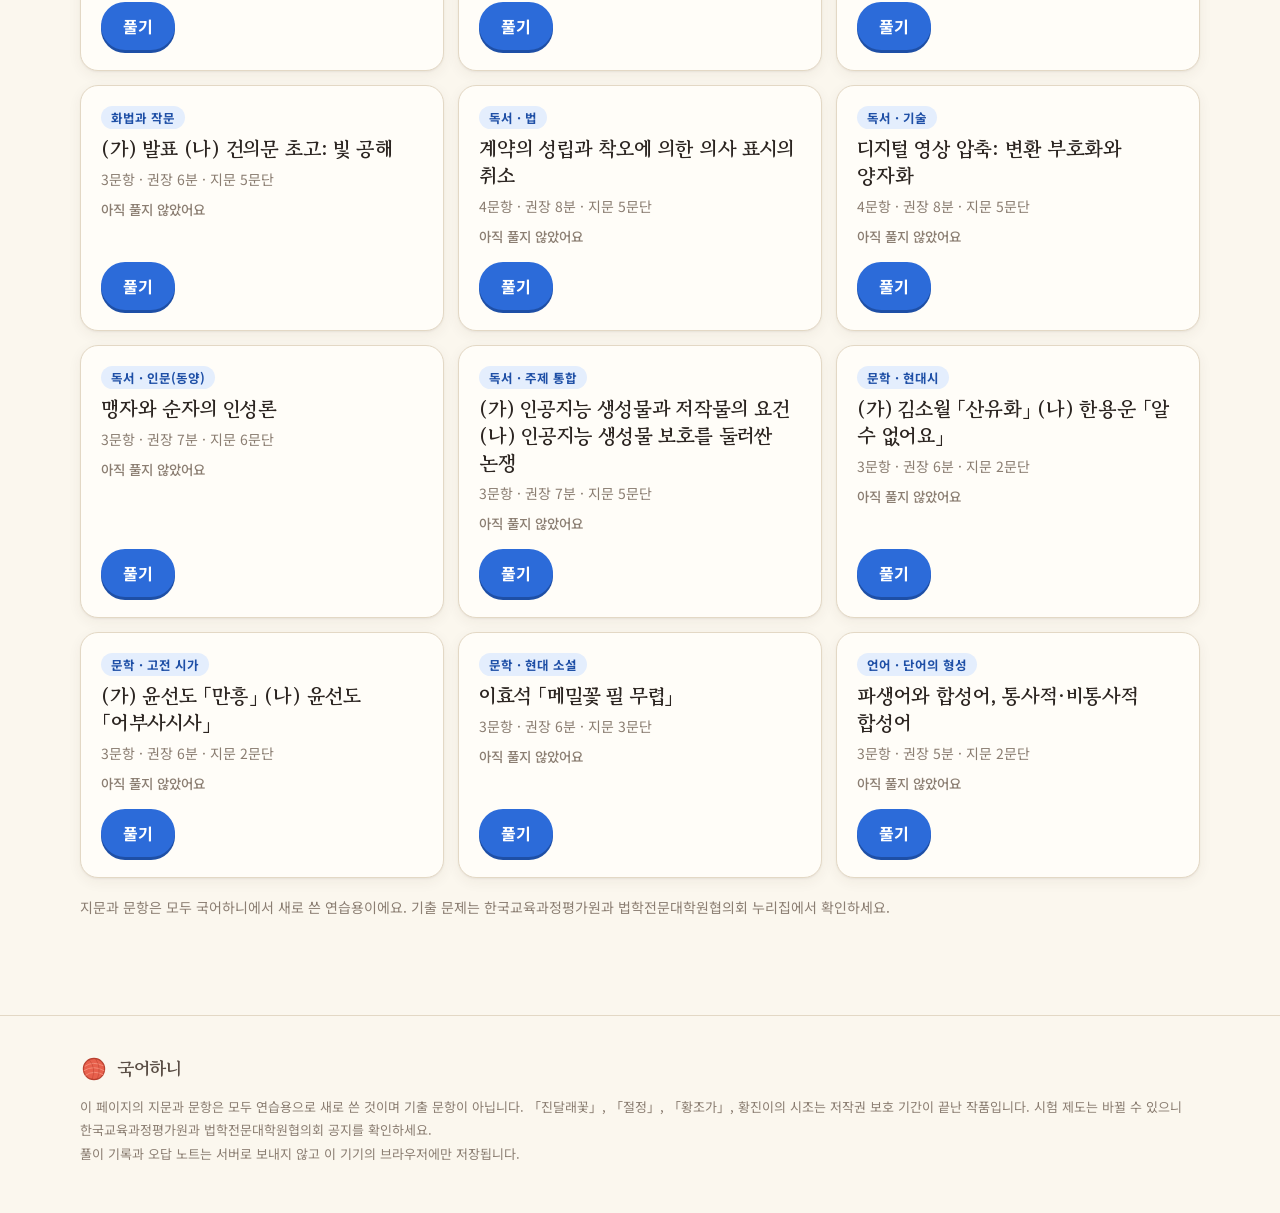
<file: exam.html>
<!doctype html>
<html lang="ko">
  <head>
    <meta charset="utf-8" />
    <meta name="viewport" content="width=device-width, initial-scale=1" />
    <title>수능·LEET 실전 — 국어하니</title>
    <meta name="description" content="수능 국어(독서·문학·언어)와 LEET 언어이해·추리논증을 새로 쓴 지문으로 연습해요. 시간 재기, 형광펜, 근거 문단 보기, 지문 구조도, 오답 노트까지." />
    <meta name="theme-color" content="#fbf7ee" />
    <link rel="icon" href="assets/img/favicon.svg" type="image/svg+xml" />
    <link rel="preconnect" href="https://fonts.googleapis.com" />
    <link rel="preconnect" href="https://fonts.gstatic.com" crossorigin />
    <link href="https://fonts.googleapis.com/css2?family=Gowun+Batang:wght@400;700&family=Noto+Sans+KR:wght@400;500;700;900&display=swap" rel="stylesheet" />
    <link rel="stylesheet" href="assets/css/base.css" />
    <link rel="stylesheet" href="assets/css/archive.css" />
    <link rel="stylesheet" href="assets/css/exam.css" />
  </head>
  <body class="exam-page">
    <header class="site-head">
      <div class="wrap">
        <a class="logo" href="index.html" aria-label="국어하니 처음으로">
          <span data-yarn></span><span data-brand="brand">국어하니</span>
        </a>
        <nav class="site-nav" aria-label="주요 메뉴">
          <a href="handbook.html">국어 공책</a>
          <a href="archive.html">문학 서고</a>
          <a href="escape.html">문학 방탈출</a>
          <a href="exam.html" aria-current="page">수능·LEET</a>
          <a href="maru.html">마루</a>
        </nav>
        <a class="btn small" href="handbook.html#/band/high">고등 공통국어</a>
      </div>
    </header>

    <main>
      <section class="ex-hero">
        <div class="wrap ex-hero-inner">
          <div>
            <p class="eyebrow">실 전 &nbsp;연 습</p>
            <h1 class="display">공통국어에서 수능으로,<br />수능에서 LEET까지</h1>
            <p class="lead">새로 쓴 지문으로 시간을 재며 풀어요. 채점하면 정답의 근거 문단에 불이 들어오고, 지문 구조도와 오답 노트가 남아요.</p>
            <div class="ex-ladder" aria-label="학습 단계">
              <a href="handbook.html#/band/high"><b>1</b>공통국어1·2<small>국어 공책</small></a>
              <a href="archive.html"><b>2</b>작품·개념어<small>문학 서고</small></a>
              <a href="#suneung" data-tab="suneung"><b>3</b>수능 국어<small>독서·문학·언어</small></a>
              <a href="#leet-v" data-tab="leet-v"><b>4</b>LEET<small>언어이해·추리논증</small></a>
            </div>
          </div>
          <div class="ex-hero-cat" id="ex-hero-cat" aria-hidden="true"></div>
        </div>
      </section>
      <div class="wrap ex-app" id="ex-app"></div>
    </main>

    <footer class="site-foot">
      <div class="wrap">
        <div class="logo"><span data-yarn></span><span data-brand="brand">국어하니</span></div>
        <p>이 페이지의 지문과 문항은 모두 연습용으로 새로 쓴 것이며 기출 문항이 아닙니다. 「진달래꽃」, 「절정」, 「황조가」, 황진이의 시조는 저작권 보호 기간이 끝난 작품입니다. 시험 제도는 바뀔 수 있으니 한국교육과정평가원과 법학전문대학원협의회 공지를 확인하세요.</p>
        <p>풀이 기록과 오답 노트는 서버로 보내지 않고 이 기기의 브라우저에만 저장됩니다.</p>
      </div>
    </footer>

    <script src="assets/js/core/config.js"></script>
    <script src="assets/js/core/nav.js"></script>
    <script src="assets/js/core/dom.js"></script>
    <script src="assets/js/core/cat.js"></script>
    <script src="assets/js/core/cover.js"></script>
    <script src="assets/js/core/store.js"></script>
    <script src="assets/js/data/exam-sets.js"></script>
    <script src="assets/js/data/exam-sets-2.js"></script>
    <script src="assets/js/data/exam-sets-3.js"></script>
    <script src="assets/js/pages/exam.js"></script>
  </body>
</html>
</file>
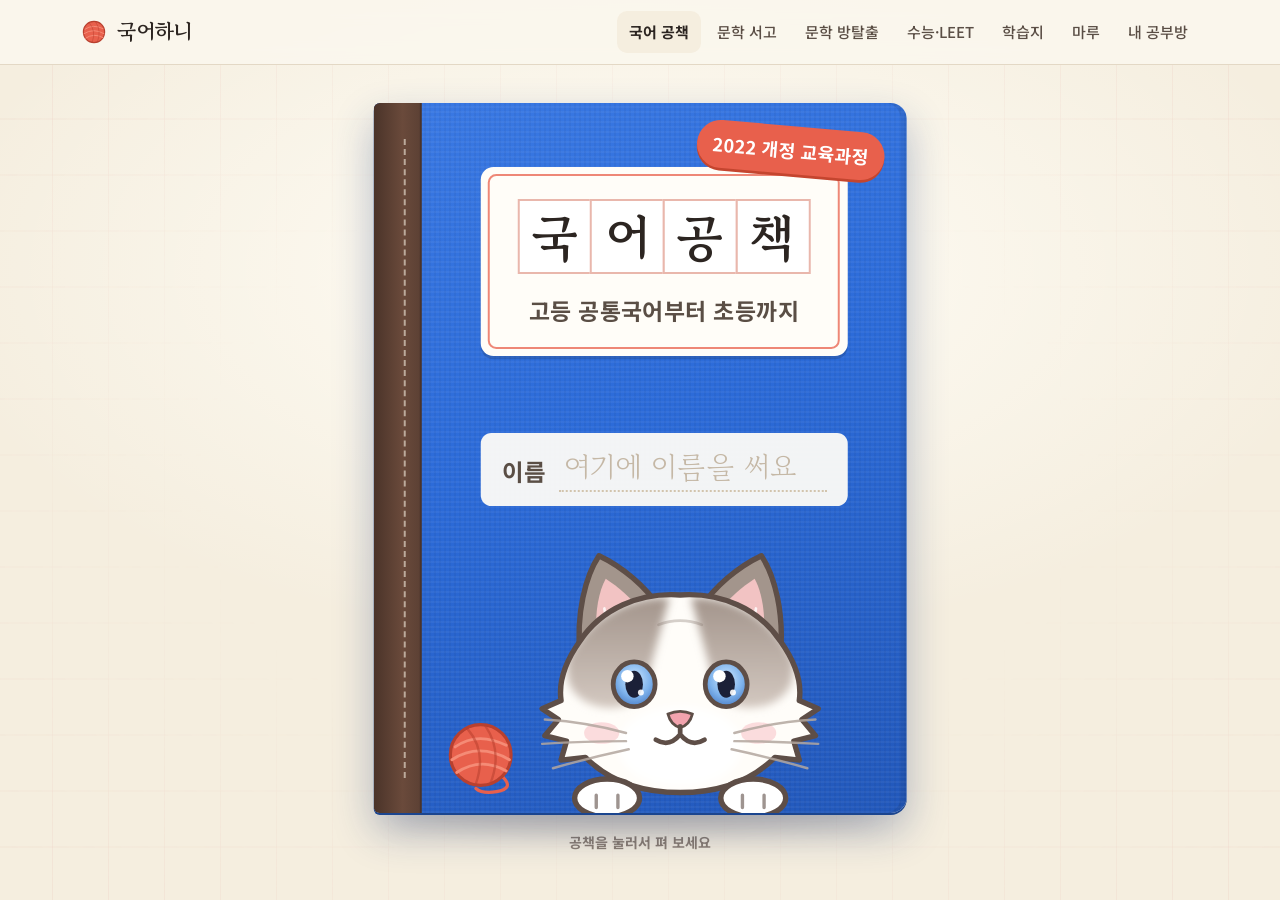
<file: handbook.html>
<!doctype html>
<html lang="ko">
  <head>
    <meta charset="utf-8" />
    <meta name="viewport" content="width=device-width, initial-scale=1" />
    <title>국어 공책 — 국어하니</title>
    <meta name="description" content="공책을 펴고 학년과 학기를 고르면 단원이 두루마리로 펼쳐져요. 고등 공통국어부터 중학교, 초등 1학년까지 2022 개정 교육과정 국어 성취기준 연동." />
    <link rel="icon" href="assets/img/favicon.svg" type="image/svg+xml" />
    <link rel="preconnect" href="https://fonts.googleapis.com" />
    <link rel="preconnect" href="https://fonts.gstatic.com" crossorigin />
    <link
      href="https://fonts.googleapis.com/css2?family=Gowun+Batang:wght@400;700&family=Noto+Sans+KR:wght@400;500;700;900&display=swap"
      rel="stylesheet"
    />
    <link rel="stylesheet" href="assets/css/base.css" />
    <link rel="stylesheet" href="assets/css/cover.css" />
    <link rel="stylesheet" href="assets/css/widgets.css" />
    <link rel="stylesheet" href="assets/css/widgets-play.css" />
    <link rel="stylesheet" href="assets/css/handbook.css" />
    <link rel="stylesheet" href="assets/css/scroll.css" />
  </head>
  <body class="book-page">
    <header class="site-head">
      <div class="wrap">
        <a class="logo" href="index.html" aria-label="국어하니 처음으로">
          <span data-yarn></span><span data-brand="brand">국어하니</span>
        </a>
        <nav class="site-nav" aria-label="주요 메뉴">
          <a href="#/band/high">고등 공통국어</a>
          <a href="#/home">학년 고르기</a>
          <a href="#/map">교육과정 지도</a>
          <a href="archive.html">문학 서고</a>
          <a href="exam.html">수능·LEET</a>
          <a href="index.html#shelf">학습지 서랍</a>
          <a href="maru.html">마루</a>
        </nav>
        <a class="btn small ghost" href="#/" id="close-book">공책 덮기</a>
      </div>
    </header>

    <main class="desk" id="desk">
      <div class="book is-closed" id="book" aria-live="polite"></div>
      <p class="desk-hint" id="desk-hint">공책을 눌러서 펴 보세요</p>
    </main>

    <!-- 단원 두루마리 -->
    <div class="scroll-view" id="scroll-view" hidden></div>

    <noscript><p style="padding: 24px; text-align: center">국어 공책은 자바스크립트를 켜야 볼 수 있어요.</p></noscript>

    <script src="assets/js/core/config.js"></script>
    <script src="assets/js/core/nav.js"></script>
    <script src="assets/js/core/dom.js"></script>
    <script src="assets/js/core/hangul.js"></script>
    <script src="assets/js/core/strokes.js"></script>
    <script src="assets/js/core/cat.js"></script>
    <script src="assets/js/core/cover.js"></script>
    <script src="assets/js/core/tts.js"></script>
    <script src="assets/js/core/store.js"></script>
    <script src="assets/js/data/standards.js"></script>
    <script src="assets/js/data/words.js"></script>
    <script src="assets/js/data/units.js"></script>
    <script src="assets/js/widgets/letters.js"></script>
    <script src="assets/js/widgets/play.js"></script>
    <script src="assets/js/widgets/talk.js"></script>
    <script src="assets/js/widgets/read.js"></script>
    <script src="assets/js/pages/scroll.js"></script>
    <script src="assets/js/pages/handbook.js"></script>
  </body>
</html>
</file>
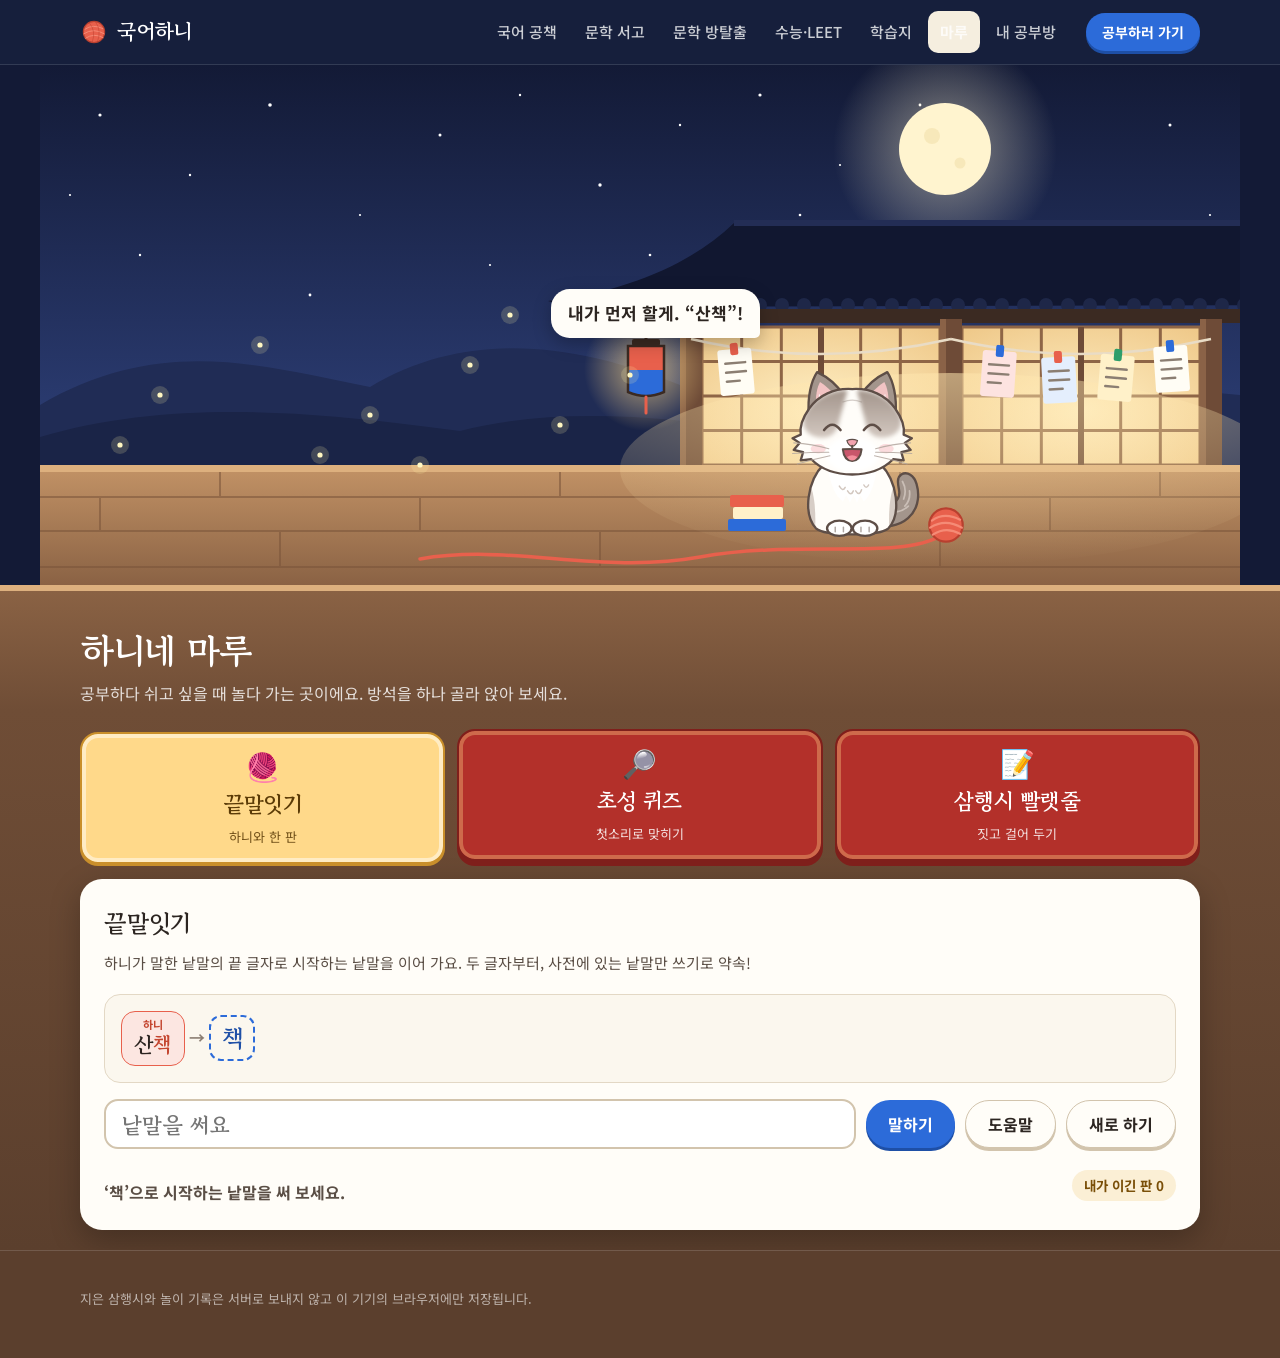
<file: maru.html>
<!doctype html>
<html lang="ko">
  <head>
    <meta charset="utf-8" />
    <meta name="viewport" content="width=device-width, initial-scale=1" />
    <title>하니네 마루 — 국어하니</title>
    <meta name="description" content="공부하다 쉬고 싶을 때 놀다 가는 곳. 랙돌 고양이 하니와 끝말잇기, 초성 퀴즈, 삼행시 짓기를 해요." />
    <link rel="icon" href="assets/img/favicon.svg" type="image/svg+xml" />
    <link rel="preconnect" href="https://fonts.googleapis.com" />
    <link rel="preconnect" href="https://fonts.gstatic.com" crossorigin />
    <link
      href="https://fonts.googleapis.com/css2?family=Gowun+Batang:wght@400;700&family=Noto+Sans+KR:wght@400;500;700;900&display=swap"
      rel="stylesheet"
    />
    <link rel="stylesheet" href="assets/css/base.css" />
    <link rel="stylesheet" href="assets/css/maru.css" />
  </head>
  <body class="maru-page">
    <header class="site-head">
      <div class="wrap">
        <a class="logo" href="index.html" aria-label="국어하니 처음으로">
          <span data-yarn></span><span data-brand="brand">국어하니</span>
        </a>
        <nav class="site-nav" aria-label="주요 메뉴">
          <a href="handbook.html">국어 공책</a>
          <a href="archive.html">문학 서고</a>
          <a href="escape.html">문학 방탈출</a>
          <a href="index.html#shelf">학습지 서랍</a>
        </nav>
        <a class="btn small" href="handbook.html">공부하러 가기</a>
      </div>
    </header>

    <main>
      <section class="maru-stage" aria-label="하니네 마루">
        <div class="maru-stage-inner">
          <div class="maru-scene" id="maru-scene"></div>
          <div class="maru-cat" id="maru-cat"></div>
          <p class="maru-bubble" id="maru-bubble" aria-live="polite">어서 와! 오늘은 뭐 하고 놀까?</p>
        </div>
      </section>

      <section class="maru-play">
        <div class="wrap">
          <h1 class="display maru-title"><span data-brand="rest">하니네 마루</span></h1>
          <p class="maru-lead">공부하다 쉬고 싶을 때 놀다 가는 곳이에요. 방석을 하나 골라 앉아 보세요.</p>
          <div class="maru-tabs" role="tablist" aria-label="놀이 고르기" id="maru-tabs"></div>
          <div class="maru-panel" id="maru-panel" role="tabpanel"></div>
        </div>
      </section>
    </main>

    <footer class="site-foot maru-foot">
      <div class="wrap">
        <p>지은 삼행시와 놀이 기록은 서버로 보내지 않고 이 기기의 브라우저에만 저장됩니다.</p>
      </div>
    </footer>

    <script src="assets/js/core/config.js"></script>
    <script src="assets/js/core/nav.js"></script>
    <script src="assets/js/core/dom.js"></script>
    <script src="assets/js/core/hangul.js"></script>
    <script src="assets/js/core/cat.js"></script>
    <script src="assets/js/core/scene.js"></script>
    <script src="assets/js/core/cover.js"></script>
    <script src="assets/js/core/tts.js"></script>
    <script src="assets/js/core/store.js"></script>
    <script src="assets/js/data/words.js"></script>
    <script src="assets/js/pages/maru.js"></script>
  </body>
</html>
</file>
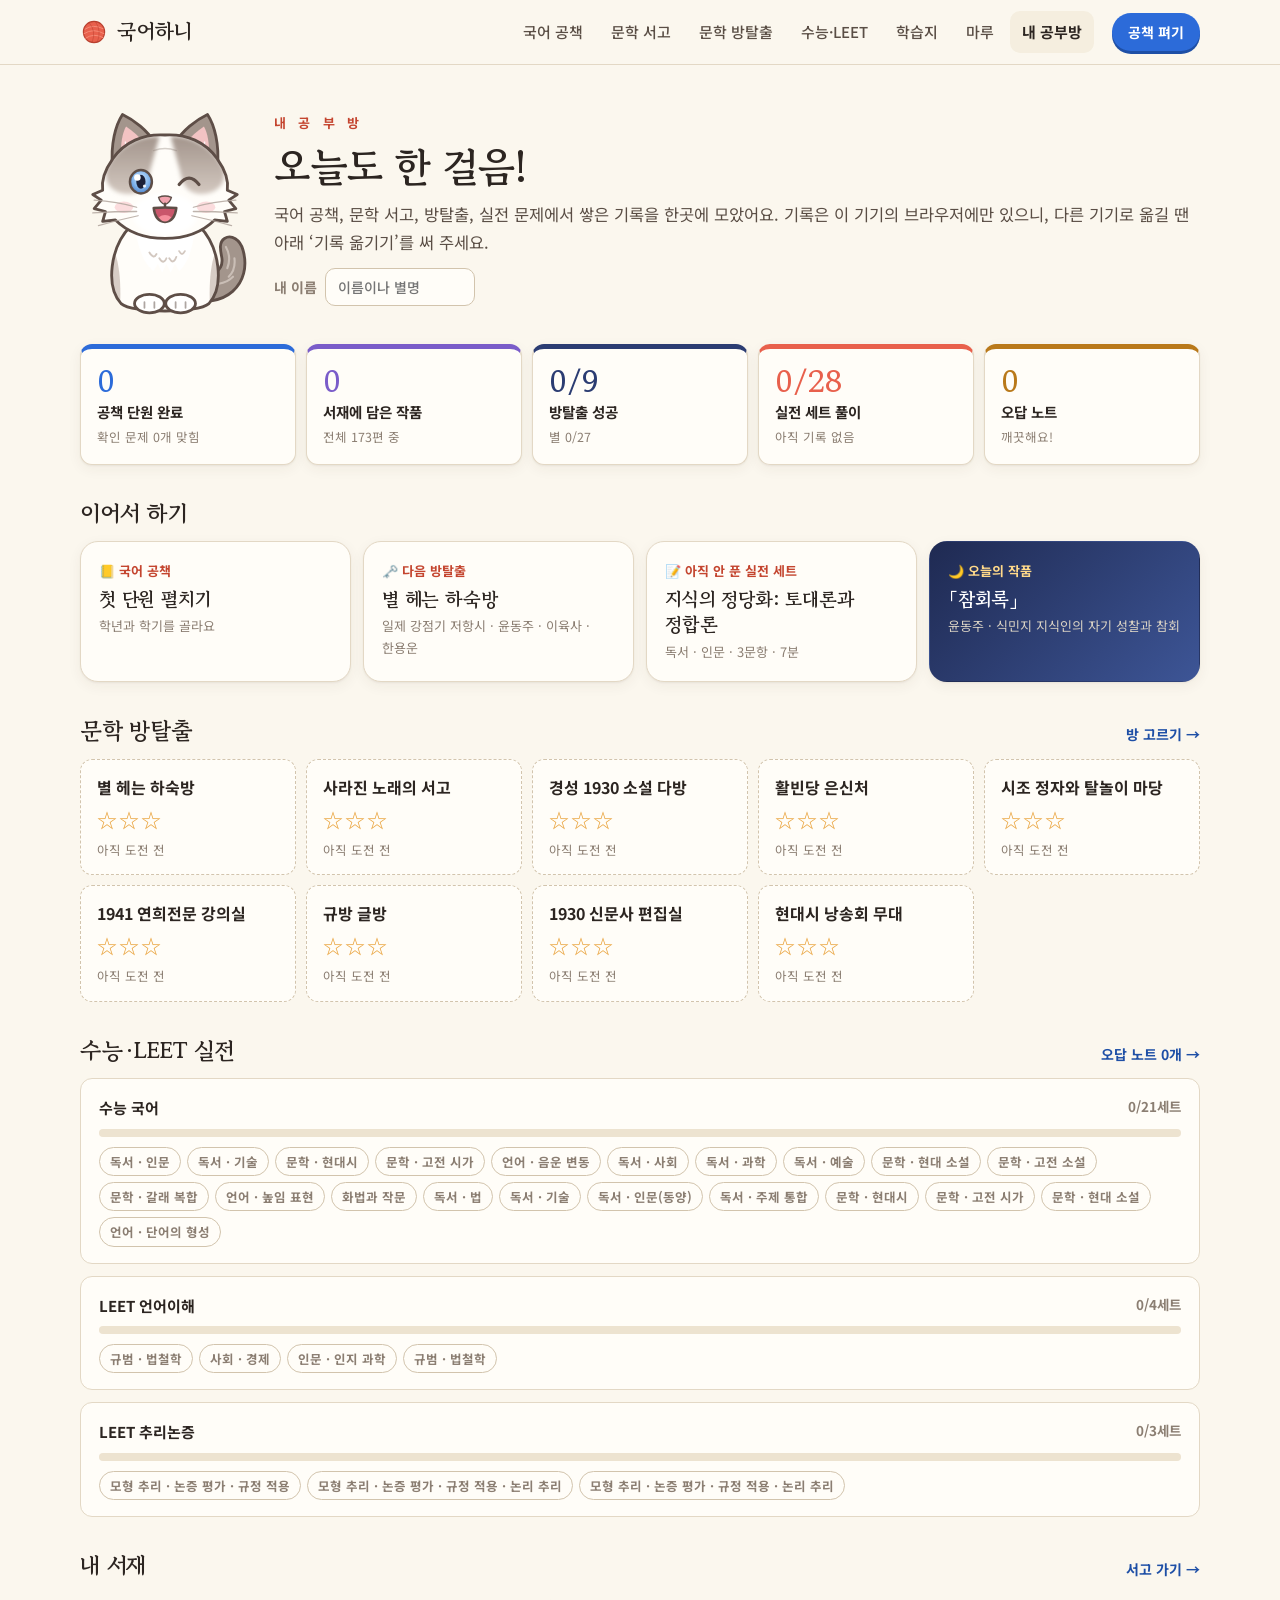
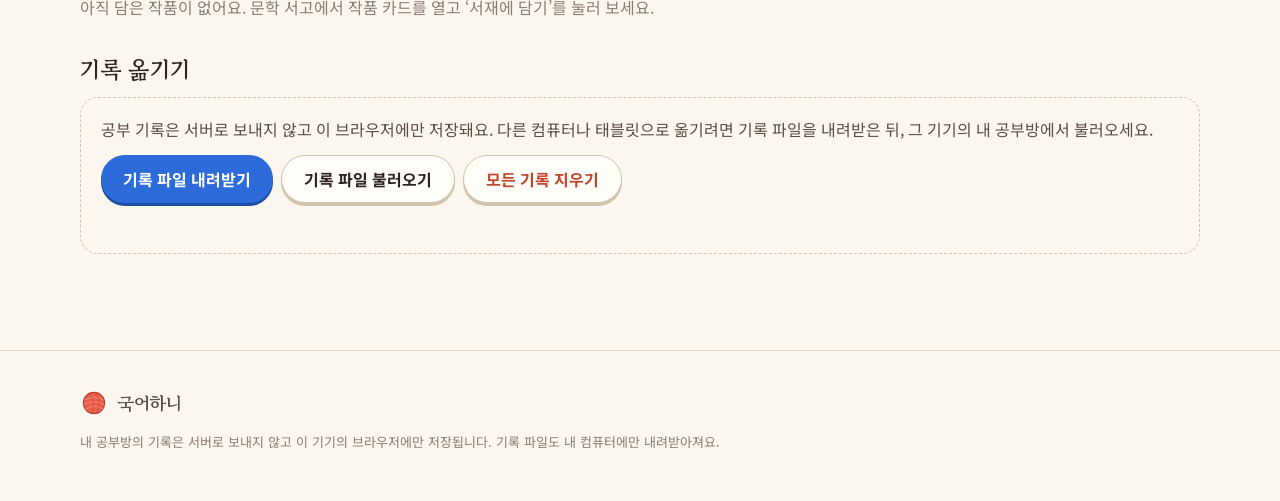
<file: my.html>
<!doctype html>
<html lang="ko">
  <head>
    <meta charset="utf-8" />
    <meta name="viewport" content="width=device-width, initial-scale=1" />
    <title>내 공부방 — 국어하니</title>
    <meta name="description" content="국어 공책 진도, 문학 서재, 방탈출 기록, 수능·LEET 실전 점수와 오답 노트를 한곳에서. 기록 파일로 다른 기기에 옮길 수도 있어요." />
    <meta name="theme-color" content="#fbf7ee" />
    <link rel="icon" href="assets/img/favicon.svg" type="image/svg+xml" />
    <link rel="preconnect" href="https://fonts.googleapis.com" />
    <link rel="preconnect" href="https://fonts.gstatic.com" crossorigin />
    <link href="https://fonts.googleapis.com/css2?family=Gowun+Batang:wght@400;700&family=Noto+Sans+KR:wght@400;500;700;900&display=swap" rel="stylesheet" />
    <link rel="stylesheet" href="assets/css/base.css" />
    <link rel="stylesheet" href="assets/css/my.css" />
  </head>
  <body class="my-page">
    <header class="site-head">
      <div class="wrap">
        <a class="logo" href="index.html" aria-label="국어하니 처음으로">
          <span data-yarn></span><span data-brand="brand">국어하니</span>
        </a>
        <nav class="site-nav" aria-label="주요 메뉴"></nav>
        <a class="btn small" href="handbook.html">공책 펴기</a>
      </div>
    </header>

    <main class="wrap" id="my-app"></main>

    <footer class="site-foot">
      <div class="wrap">
        <div class="logo"><span data-yarn></span><span data-brand="brand">국어하니</span></div>
        <p>내 공부방의 기록은 서버로 보내지 않고 이 기기의 브라우저에만 저장됩니다. 기록 파일도 내 컴퓨터에만 내려받아져요.</p>
      </div>
    </footer>

    <script src="assets/js/core/config.js"></script>
    <script src="assets/js/core/nav.js"></script>
    <script src="assets/js/core/dom.js"></script>
    <script src="assets/js/core/cat.js"></script>
    <script src="assets/js/core/cover.js"></script>
    <script src="assets/js/core/store.js"></script>
    <script src="assets/js/data/units.js"></script>
    <script src="assets/js/data/literature.js"></script>
    <script src="assets/js/data/literature-2.js"></script>
    <script src="assets/js/data/literature-3.js"></script>
    <script src="assets/js/data/escape-rooms.js"></script>
    <script src="assets/js/data/escape-rooms-2.js"></script>
    <script src="assets/js/data/escape-rooms-3.js"></script>
    <script src="assets/js/data/exam-sets.js"></script>
    <script src="assets/js/data/exam-sets-2.js"></script>
    <script src="assets/js/data/exam-sets-3.js"></script>
    <script src="assets/js/pages/my.js"></script>
  </body>
</html>
</file>
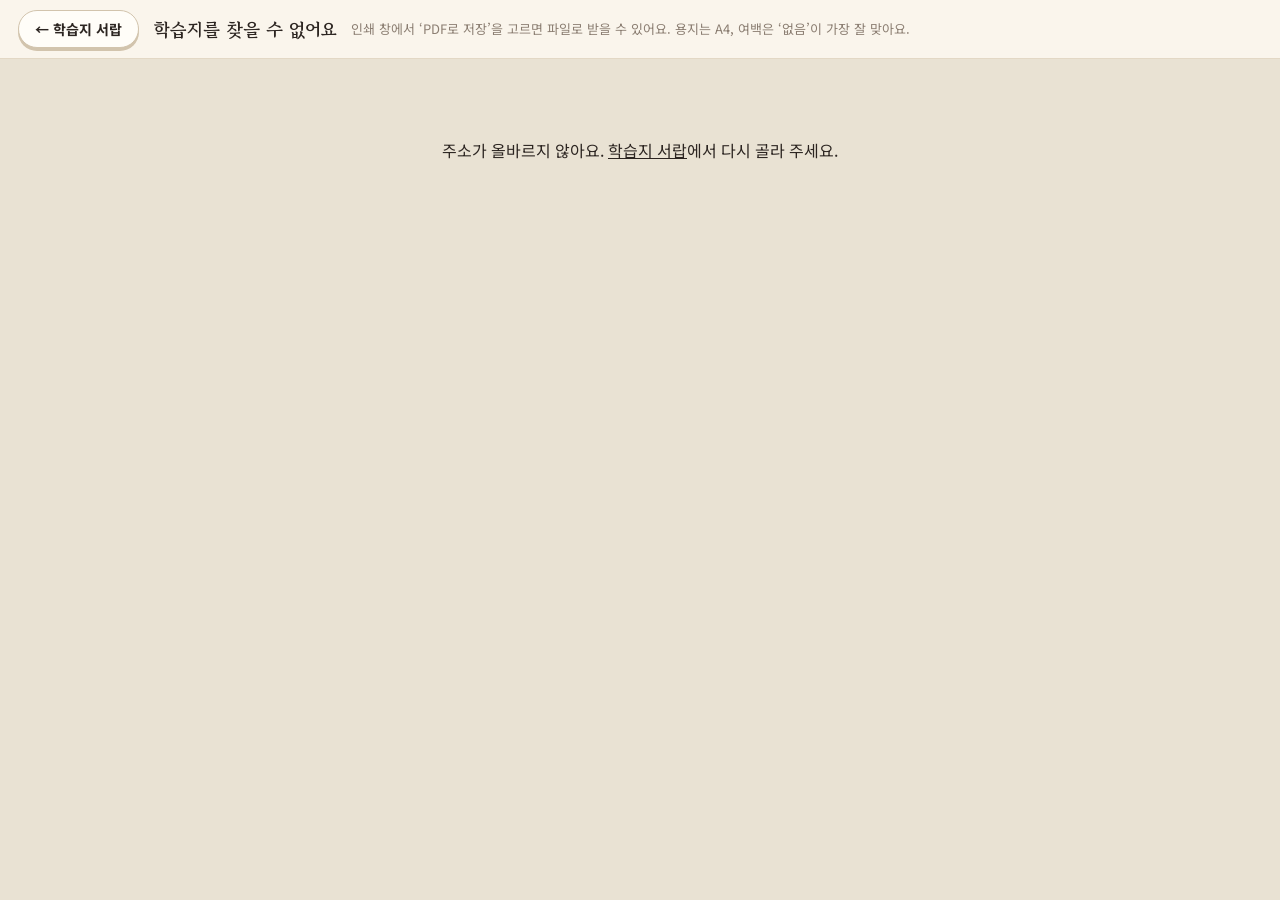
<file: print.html>
<!doctype html>
<html lang="ko">
  <head>
    <meta charset="utf-8" />
    <meta name="viewport" content="width=device-width, initial-scale=1" />
    <title>학습지 인쇄 — 국어하니</title>
    <link rel="icon" href="assets/img/favicon.svg" type="image/svg+xml" />
    <link rel="preconnect" href="https://fonts.googleapis.com" />
    <link rel="preconnect" href="https://fonts.gstatic.com" crossorigin />
    <link
      href="https://fonts.googleapis.com/css2?family=Gowun+Batang:wght@400;700&family=Noto+Sans+KR:wght@400;500;700;900&display=swap"
      rel="stylesheet"
    />
    <link rel="stylesheet" href="assets/css/base.css" />
    <link rel="stylesheet" href="assets/css/print.css" />
  </head>
  <body class="print-page">
    <div class="toolbar">
      <a class="btn small ghost" href="index.html#shelf">← 학습지 서랍</a>
      <strong id="toolbar-title">학습지</strong>
      <span class="toolbar-note">인쇄 창에서 ‘PDF로 저장’을 고르면 파일로 받을 수 있어요. 용지는 A4, 여백은 ‘없음’이 가장 잘 맞아요.</span>
      <button class="btn small" type="button" id="print-btn">인쇄하기</button>
    </div>
    <main id="pages"></main>

    <script src="assets/js/core/config.js"></script>
    <script src="assets/js/core/dom.js"></script>
    <script src="assets/js/core/hangul.js"></script>
    <script src="assets/js/core/strokes.js"></script>
    <script src="assets/js/core/cat.js"></script>
    <script src="assets/js/data/sheets.js"></script>
    <script src="assets/js/pages/print.js"></script>
  </body>
</html>
</file>
<file: assets/css/base.css>
/* 공통 디자인: 한지 바탕 + 원고지 칸 + 랙돌의 색(크림·갈색 포인트·파란 눈·분홍 코) */

:root {
  --paper: #fbf7ee;
  --paper-2: #f5eedf;
  --paper-3: #ede3d0;
  --card: #fffdf8;
  --ink: #2c2521;
  --ink-2: #5a4e45;
  --ink-3: #8b7e72;
  --line: #e3d8c5;
  --line-2: #d2c4ad;
  --seal: #5b4034;

  --blue: #2c6bd9;
  --blue-deep: #1e4fa6;
  --blue-soft: #e4eefd;
  --coral: #e8604c;
  --coral-deep: #c4452f;
  --coral-soft: #fce6e1;
  --mint: #2e9e6b;
  --mint-deep: #1f7a50;
  --mint-soft: #ddf3e7;
  --amber: #e9a23b;
  --amber-soft: #fbefd5;
  --pink: #f29ba5;
  --violet: #7a5cc9;
  --violet-soft: #ece6fa;
  --grid: #e9b7ac; /* 원고지 줄 */

  --shadow-1: 0 1px 2px rgba(74, 51, 41, 0.06), 0 4px 14px rgba(74, 51, 41, 0.06);
  --shadow-2: 0 2px 4px rgba(74, 51, 41, 0.06), 0 14px 36px rgba(74, 51, 41, 0.12);
  --radius: 18px;
  --radius-s: 12px;

  --font-display: 'Gowun Batang', 'Nanum Myeongjo', 'Batang', serif;
  --font-body: 'Noto Sans KR', 'Apple SD Gothic Neo', 'Malgun Gothic', sans-serif;

  --wrap: 1120px;
}

*,
*::before,
*::after {
  box-sizing: border-box;
}

html {
  -webkit-text-size-adjust: 100%;
  scroll-behavior: smooth;
}

body {
  margin: 0;
  background: var(--paper);
  color: var(--ink);
  font-family: var(--font-body);
  font-size: 16px;
  line-height: 1.7;
  word-break: keep-all;
  overflow-wrap: anywhere;
  -webkit-font-smoothing: antialiased;
}

h1,
h2,
h3,
h4,
p {
  margin: 0;
}

a {
  color: inherit;
  text-decoration: none;
}

button {
  font: inherit;
  color: inherit;
  cursor: pointer;
  border: 0;
  background: none;
  padding: 0;
}

img,
svg {
  display: block;
  max-width: 100%;
}

:focus-visible {
  outline: 3px solid var(--blue);
  outline-offset: 3px;
  border-radius: 6px;
}

[hidden] {
  display: none !important;
}

.wrap {
  width: min(var(--wrap), 100% - 40px);
  margin-inline: auto;
}

.sr-only {
  position: absolute;
  width: 1px;
  height: 1px;
  overflow: hidden;
  clip-path: inset(50%);
  white-space: nowrap;
}

/* ───── 글자 ───── */
.display {
  font-family: var(--font-display);
  font-weight: 700;
  letter-spacing: -0.01em;
  line-height: 1.3;
}

.eyebrow {
  font-size: 13px;
  font-weight: 700;
  letter-spacing: 0.32em;
  color: var(--coral-deep);
}

/* ───── 버튼 ───── */
.btn {
  display: inline-flex;
  align-items: center;
  justify-content: center;
  gap: 8px;
  min-height: 48px;
  padding: 0 22px;
  border-radius: 999px;
  font-weight: 700;
  font-size: 16px;
  line-height: 1;
  background: var(--blue);
  color: #fff;
  box-shadow: 0 3px 0 var(--blue-deep);
  transition: transform 0.12s ease, box-shadow 0.12s ease, background 0.12s ease;
  -webkit-tap-highlight-color: transparent;
}
.btn:hover {
  background: #3877e4;
}
.btn:active {
  transform: translateY(3px);
  box-shadow: 0 0 0 var(--blue-deep);
}
.btn svg {
  width: 18px;
  height: 18px;
}
.btn.ghost {
  background: var(--card);
  color: var(--ink);
  box-shadow: 0 3px 0 var(--line-2);
  border: 1.5px solid var(--line-2);
}
.btn.ghost:hover {
  background: #fff;
}
.btn.ghost:active {
  box-shadow: 0 0 0 var(--line-2);
}
.btn.coral {
  background: var(--coral);
  box-shadow: 0 3px 0 var(--coral-deep);
}
.btn.coral:hover {
  background: #ee6f5c;
}
.btn.coral:active {
  box-shadow: 0 0 0 var(--coral-deep);
}
.btn.small {
  min-height: 38px;
  padding: 0 16px;
  font-size: 14px;
}

/* ───── 칩 ───── */
.chip {
  display: inline-flex;
  align-items: center;
  gap: 6px;
  min-height: 30px;
  padding: 0 12px;
  border-radius: 999px;
  border: 1.5px solid var(--line-2);
  background: var(--card);
  font-size: 13px;
  font-weight: 700;
  color: var(--ink-2);
  white-space: nowrap;
}
.chip.is-on {
  background: var(--ink);
  border-color: var(--ink);
  color: #fff;
}

/* 영역(듣기·말하기 / 읽기 / 쓰기 / 문법 / 문학 / 매체) 색 */
.dom-듣말 { --dom: var(--amber); --dom-soft: var(--amber-soft); --dom-ink: #8a5a0c; }
.dom-읽기 { --dom: var(--blue); --dom-soft: var(--blue-soft); --dom-ink: var(--blue-deep); }
.dom-쓰기 { --dom: var(--mint); --dom-soft: var(--mint-soft); --dom-ink: var(--mint-deep); }
.dom-문법 { --dom: var(--coral); --dom-soft: var(--coral-soft); --dom-ink: var(--coral-deep); }
.dom-문학 { --dom: var(--violet); --dom-soft: var(--violet-soft); --dom-ink: #55409a; }
.dom-매체 { --dom: #2a9db0; --dom-soft: #dcf2f5; --dom-ink: #19707e; }
.dom-chip {
  display: inline-flex;
  align-items: center;
  min-height: 24px;
  padding: 0 10px;
  border-radius: 999px;
  background: var(--dom-soft, var(--paper-2));
  color: var(--dom-ink, var(--ink-2));
  font-size: 12px;
  font-weight: 700;
  white-space: nowrap;
}

/* ───── 원고지 칸 ───── */
.wongoji {
  display: inline-flex;
  flex-wrap: wrap;
  gap: 0;
}
.wongoji .cell {
  width: 1.5em;
  height: 1.5em;
  display: grid;
  place-items: center;
  border: 1.5px solid var(--grid);
  margin-left: -1.5px;
  background: var(--card);
  font-family: var(--font-display);
  font-weight: 700;
  line-height: 1;
}
.wongoji .cell:first-child {
  margin-left: 0;
}

/* ───── 고양이 ───── */
.cat {
  width: 100%;
  height: auto;
  overflow: visible;
}
@keyframes cat-blink {
  0%,
  92%,
  100% {
    transform: scaleY(1);
  }
  95.5% {
    transform: scaleY(0.08);
  }
}
.cat-blink .cat-eye {
  animation: cat-blink 5.2s infinite;
}
@keyframes cat-tail {
  0%,
  100% {
    transform: rotate(0deg);
  }
  50% {
    transform: rotate(7deg);
  }
}
.cat .cat-tail {
  animation: cat-tail 3.6s ease-in-out infinite;
}

/* ───── 읽어 주기 버튼 ───── */
.say-btn {
  display: inline-flex;
  align-items: center;
  gap: 6px;
  min-width: 36px;
  height: 36px;
  padding: 0 9px;
  border-radius: 999px;
  background: var(--blue-soft);
  color: var(--blue-deep);
  font-size: 13px;
  font-weight: 700;
  vertical-align: middle;
  transition: background 0.15s, transform 0.15s;
  flex: none;
}
.say-btn svg {
  width: 18px;
  height: 18px;
  flex: none;
}
.say-btn:hover {
  background: #d3e2fb;
}
.say-btn.is-speaking,
.say-word.is-speaking {
  background: var(--blue);
  color: #fff;
}
.say-word {
  display: inline;
  padding: 1px 7px;
  margin: 0 1px;
  border-radius: 8px;
  background: var(--blue-soft);
  color: var(--blue-deep);
  font-weight: 700;
  font-family: inherit;
  line-height: inherit;
  border-bottom: 2px solid #b9d0f6;
}
.pron {
  font-weight: 700;
  color: var(--coral-deep);
  white-space: nowrap;
}
mark {
  background: linear-gradient(transparent 55%, #ffe08a 55%);
  color: inherit;
  padding: 0 2px;
}

/* ───── 머리글 ───── */
.site-head {
  position: sticky;
  top: 0;
  z-index: 50;
  background: rgba(251, 247, 238, 0.86);
  backdrop-filter: blur(10px);
  -webkit-backdrop-filter: blur(10px);
  border-bottom: 1px solid var(--line);
}
.site-head .wrap {
  display: flex;
  align-items: center;
  gap: 18px;
  height: 64px;
}
.logo {
  display: inline-flex;
  align-items: center;
  gap: 9px;
  font-family: var(--font-display);
  font-weight: 700;
  font-size: 21px;
  letter-spacing: -0.02em;
  flex: none;
}
.logo .yarn {
  width: 28px;
  height: 28px;
}
.site-nav {
  display: flex;
  align-items: center;
  gap: 4px;
  margin-left: auto;
}
.site-nav a {
  padding: 8px 12px;
  border-radius: 10px;
  font-size: 15px;
  font-weight: 500;
  color: var(--ink-2);
  white-space: nowrap;
}
.site-nav a:hover {
  background: var(--paper-2);
  color: var(--ink);
}
.site-head .btn {
  flex: none;
}
.site-nav a[aria-current='page'] {
  color: var(--ink);
  font-weight: 700;
  background: var(--paper-2);
}
@media (max-width: 1240px) {
  .site-nav a {
    padding: 8px 7px;
    font-size: 14px;
  }
}

/* ───── 휴대폰·태블릿 메뉴 ───── */
.nav-toggle {
  display: none;
  flex: none;
  width: 44px;
  height: 44px;
  border-radius: 12px;
  border: 1.5px solid var(--line-2);
  background: var(--card);
  flex-direction: column;
  align-items: center;
  justify-content: center;
  gap: 4px;
}
.nav-toggle span {
  display: block;
  width: 18px;
  height: 2.5px;
  border-radius: 2px;
  background: var(--ink);
}
@media (max-width: 1080px) {
  .site-nav {
    display: none;
  }
  .site-head .btn {
    margin-left: auto;
  }
  .nav-toggle {
    display: inline-flex;
  }
}
@media (max-width: 420px) {
  .site-head .btn {
    display: none;
  }
  .nav-toggle {
    margin-left: auto;
  }
}
.nav-locked,
.nav-locked body {
  overflow: hidden;
}
.nav-drawer {
  position: fixed;
  inset: 0;
  z-index: 200;
  background: rgba(44, 37, 33, 0);
  transition: background 0.2s;
}
.nav-drawer.is-open {
  background: rgba(44, 37, 33, 0.45);
}
.nav-drawer-panel {
  position: absolute;
  top: 0;
  right: 0;
  bottom: 0;
  width: min(360px, 88vw);
  overflow: auto;
  padding: 16px 16px 24px;
  background: var(--paper);
  box-shadow: -10px 0 40px rgba(44, 37, 33, 0.25);
  transform: translateX(100%);
  transition: transform 0.2s ease;
}
.nav-drawer.is-open .nav-drawer-panel {
  transform: none;
}
.nav-drawer-top {
  display: flex;
  align-items: center;
  justify-content: space-between;
  margin-bottom: 12px;
}
.nav-cat {
  display: inline-block;
  width: 34px;
}
.nav-close {
  width: 42px;
  height: 42px;
  border-radius: 50%;
  border: 1.5px solid var(--line-2);
  background: var(--card);
  font-size: 24px;
  line-height: 1;
}
.nav-drawer ul {
  margin: 0;
  padding: 0;
  list-style: none;
  display: grid;
  gap: 6px;
}
.nav-drawer li a {
  display: flex;
  align-items: center;
  gap: 12px;
  padding: 12px 14px;
  border-radius: 14px;
  background: var(--card);
  border: 1.5px solid var(--line);
}
.nav-drawer li a[aria-current='page'] {
  border-color: var(--coral);
  background: var(--coral-soft);
}
.nav-drawer li a span:last-child {
  display: flex;
  flex-direction: column;
  line-height: 1.35;
}
.nav-drawer small {
  font-size: 12.5px;
  color: var(--ink-3);
}
.nav-ico {
  font-size: 24px;
  width: 32px;
  text-align: center;
}
.nav-note {
  margin-top: 14px;
  font-size: 12.5px;
  color: var(--ink-3);
  text-align: center;
}

/* ───── 맨 위로 ───── */
.to-top {
  position: fixed;
  right: 16px;
  bottom: 18px;
  z-index: 60;
  width: 46px;
  height: 46px;
  border-radius: 50%;
  background: var(--ink);
  color: #fff;
  font-size: 20px;
  box-shadow: var(--shadow-2);
  opacity: 0;
  transform: translateY(10px);
  pointer-events: none;
  transition: opacity 0.2s, transform 0.2s;
}
.to-top.is-on {
  opacity: 0.85;
  transform: none;
  pointer-events: auto;
}
body.is-playing .to-top {
  display: none;
}

/* ───── 바닥글 ───── */
.site-foot {
  margin-top: 96px;
  padding: 36px 0 48px;
  border-top: 1px solid var(--line);
  color: var(--ink-3);
  font-size: 13px;
  line-height: 1.8;
}
.site-foot .logo {
  font-size: 18px;
  color: var(--ink-2);
  margin-bottom: 10px;
}
.site-foot a {
  text-decoration: underline;
  text-underline-offset: 3px;
}

@media (prefers-reduced-motion: reduce) {
  *,
  *::before,
  *::after {
    animation-duration: 0.01ms !important;
    animation-iteration-count: 1 !important;
    transition-duration: 0.01ms !important;
    scroll-behavior: auto !important;
  }
}
</file>
<file: assets/css/cover.css>
/* 국어 공책 표지 (랜딩과 공책 화면에서 함께 씁니다) */

.cover {
  position: relative;
  aspect-ratio: 3 / 4;
  width: 100%;
  border-radius: 6px 16px 16px 6px;
  background:
    repeating-linear-gradient(0deg, rgba(255, 255, 255, 0.045) 0 2px, transparent 2px 5px),
    repeating-linear-gradient(90deg, rgba(0, 0, 0, 0.04) 0 2px, transparent 2px 5px),
    linear-gradient(160deg, #3a79e4 0%, #2c6bd9 45%, #2258bb 100%);
  box-shadow:
    inset -6px 0 0 rgba(0, 0, 0, 0.08),
    0 2px 0 #1b458f,
    0 18px 40px rgba(31, 60, 120, 0.32);
  overflow: hidden;
  container-type: inline-size;
  color: var(--ink);
}

/* 책등 테이프 */
.cover-spine {
  position: absolute;
  inset: 0 auto 0 0;
  width: 9%;
  background: linear-gradient(90deg, #4a3329, #6a4a3b 60%, #5b4034);
  box-shadow: inset -2px 0 0 rgba(0, 0, 0, 0.2);
}
.cover-spine::after {
  content: '';
  position: absolute;
  inset: 5% 34% 5% auto;
  border-right: 2px dashed rgba(255, 249, 236, 0.55);
}

/* 이름표 */
.cover-label {
  position: absolute;
  left: 20%;
  right: 11%;
  top: 9%;
  padding: 6cqw 4cqw 5cqw;
  background: #fffdf8;
  border-radius: 2.4cqw;
  box-shadow: 0 0.6cqw 0 rgba(0, 0, 0, 0.14);
  text-align: center;
}
.cover-label::before {
  content: '';
  position: absolute;
  inset: 1.4cqw;
  border: 0.5cqw solid var(--coral);
  border-radius: 1.6cqw;
  opacity: 0.75;
  pointer-events: none;
}
.cover-title {
  font-size: 9.4cqw;
  justify-content: center;
  flex-wrap: nowrap;
}
.cover-title .cell {
  border-width: 0.45cqw;
  margin-left: -0.45cqw;
  background: #fff;
}
.cover-sub {
  margin-top: 3.2cqw;
  font-size: 4.3cqw;
  font-weight: 700;
  color: var(--ink-2);
  letter-spacing: 0.02em;
}

/* 이름 쓰는 줄 */
.cover-name {
  position: absolute;
  left: 20%;
  right: 11%;
  top: 46.5%;
  display: flex;
  align-items: flex-end;
  gap: 2.5cqw;
  padding: 2.6cqw 4cqw;
  background: rgba(255, 253, 248, 0.94);
  border-radius: 2cqw;
  font-size: 4.4cqw;
  font-weight: 700;
  color: var(--ink-2);
}
.cover-name-line {
  flex: 1;
  min-height: 1.5em;
  border-bottom: 0.5cqw dotted var(--line-2);
  font-family: var(--font-display);
  font-size: 5.6cqw;
  line-height: 1.3;
  color: var(--ink);
  text-align: left;
  padding-left: 1cqw;
  white-space: nowrap;
  overflow: hidden;
}
.cover-name input {
  width: 100%;
  border: 0;
  outline: 0;
  background: none;
  font: inherit;
  color: inherit;
  padding: 0;
}
.cover-name input::placeholder {
  color: #c5b8a6;
  font-weight: 400;
}

/* 표지 아래에서 내다보는 하니 */
.cover-cat {
  position: absolute;
  left: 27%;
  right: 12%;
  bottom: -1%;
}
.cover-badge {
  position: absolute;
  right: 4%;
  top: 3.2%;
  z-index: 1;
  padding: 1.6cqw 3cqw;
  border-radius: 99px;
  background: var(--coral);
  color: #fff;
  font-size: 3.4cqw;
  font-weight: 700;
  box-shadow: 0 0.5cqw 0 var(--coral-deep);
  transform: rotate(5deg);
}
.cover-yarn {
  position: absolute;
  left: 12.5%;
  bottom: 2.5%;
  width: 15%;
}
</file>
<file: assets/css/widgets.css>
/* 움직이는 그림(직접 눌러 보는 학습 도구) 공통 스타일 */

.wg {
  --c-cho: var(--blue);
  --c-jung: var(--coral);
  --c-jong: var(--mint);
  padding: 18px;
  border-radius: 20px;
  background: var(--paper);
  border: 1.5px solid var(--line);
}

.role-cho {
  --rc: var(--blue);
  --rc-soft: var(--blue-soft);
  --rc-deep: var(--blue-deep);
}
.role-jung {
  --rc: var(--coral);
  --rc-soft: var(--coral-soft);
  --rc-deep: var(--coral-deep);
}
.role-jong {
  --rc: var(--mint);
  --rc-soft: var(--mint-soft);
  --rc-deep: var(--mint-deep);
}
b.role-cho,
b.role-jung,
b.role-jong {
  color: var(--rc-deep);
}

/* 글자 그림(SVG) */
.hg-svg {
  width: 100%;
  height: auto;
  display: block;
}
.hg-frame {
  fill: #fffdf8;
  stroke: var(--grid);
  stroke-width: 1.5;
}
.hg-guide {
  fill: none;
  stroke: var(--grid);
  stroke-width: 0.8;
  stroke-dasharray: 2.5 2.5;
  opacity: 0.8;
}
.hg-part path {
  fill: none;
  stroke: var(--rc, var(--ink));
  stroke-width: 7;
  stroke-linecap: round;
  stroke-linejoin: round;
}

/* 누르는 자모 타일 */
.tile {
  min-width: 46px;
  height: 46px;
  padding: 0 8px;
  display: inline-grid;
  place-items: center;
  border-radius: 13px;
  background: #fff;
  border: 1.5px solid var(--line-2);
  box-shadow: 0 2px 0 var(--line-2);
  font-family: var(--font-display);
  font-weight: 700;
  font-size: 23px;
  line-height: 1;
  color: var(--ink);
  transition: transform 0.1s, box-shadow 0.1s, background 0.15s;
  -webkit-tap-highlight-color: transparent;
}
.tile:hover {
  background: var(--paper-2);
}
.tile:active {
  transform: translateY(2px);
  box-shadow: 0 0 0 var(--line-2);
}
.tile.is-on {
  background: var(--rc, var(--ink));
  border-color: var(--rc-deep, var(--ink));
  box-shadow: 0 2px 0 var(--rc-deep, #000);
  color: #fff;
}
.tile[data-jamo=''] {
  font-family: var(--font-body);
  font-size: 13px;
}
.tile-word {
  padding: 0 14px;
  font-size: 20px;
}
.wgb-tiles {
  display: flex;
  flex-wrap: wrap;
  gap: 7px;
}

/* ───── 글자 만들기 ───── */
.wgb-top {
  display: grid;
  grid-template-columns: minmax(140px, 200px) 1fr;
  gap: 20px;
  align-items: center;
}
.wgb-stage {
  filter: drop-shadow(0 6px 12px rgba(74, 51, 41, 0.1));
}
.wgb-side {
  display: flex;
  flex-direction: column;
  align-items: flex-start;
  gap: 10px;
  min-width: 0;
}
.wgb-eq {
  display: flex;
  flex-wrap: wrap;
  align-items: center;
  gap: 8px;
  font-family: var(--font-display);
  font-weight: 700;
}
.eq-tile {
  width: 46px;
  height: 46px;
  display: grid;
  place-items: center;
  border-radius: 12px;
  background: var(--rc-soft);
  color: var(--rc-deep);
  border: 1.5px solid var(--rc);
  font-size: 25px;
  line-height: 1;
}
.eq-op {
  font-size: 22px;
  color: var(--ink-3);
}
.eq-result {
  min-width: 56px;
  height: 56px;
  padding: 0 6px;
  display: grid;
  place-items: center;
  border-radius: 14px;
  background: var(--ink);
  color: #fff;
  font-size: 34px;
  line-height: 1;
}
.wgb-tip {
  font-size: 15px;
  color: var(--ink-2);
  line-height: 1.6;
}
.wgb-word {
  font-size: 14px;
  color: var(--ink-3);
  line-height: 1.5;
}
.wgb-word.is-on {
  padding: 6px 12px;
  border-radius: 12px;
  background: var(--amber-soft);
  color: #7a4f08;
  font-size: 15px;
  animation: word-pop 0.45s cubic-bezier(0.3, 1.6, 0.5, 1);
}
.wgb-word small {
  opacity: 0.75;
}
.wgb-emoji {
  font-size: 22px;
  vertical-align: -3px;
}
@keyframes word-pop {
  from {
    transform: scale(0.85);
    opacity: 0;
  }
}
.wgb-pick {
  margin-top: 18px;
  display: grid;
  gap: 10px;
}
.wgb-row {
  display: grid;
  grid-template-columns: 54px 1fr;
  gap: 10px;
  align-items: start;
}
.wgb-label {
  margin-top: 9px;
  padding: 3px 0;
  border-radius: 8px;
  background: var(--rc-soft);
  color: var(--rc-deep);
  font-size: 12.5px;
  font-weight: 700;
  text-align: center;
}
@media (max-width: 560px) {
  .wg {
    padding: 14px;
  }
  .wgb-top {
    grid-template-columns: 1fr;
    justify-items: center;
    gap: 12px;
    text-align: center;
  }
  .wgb-stage {
    width: 150px;
  }
  .wgb-side {
    align-items: center;
  }
  .wgb-eq {
    justify-content: center;
  }
  .tile {
    min-width: 40px;
    height: 42px;
    font-size: 21px;
  }
  .eq-tile {
    width: 38px;
    height: 38px;
    font-size: 21px;
  }
  .eq-result {
    min-width: 46px;
    height: 46px;
    font-size: 28px;
  }
  .wgb-row {
    grid-template-columns: 1fr;
    gap: 6px;
  }
  .wgb-label {
    margin-top: 0;
    width: 54px;
  }
}

/* ───── 쓰는 순서 ───── */
.wgs-main {
  margin-top: 16px;
  display: grid;
  grid-template-columns: minmax(150px, 230px) 1fr;
  gap: 20px;
  align-items: center;
}
.wgs-board {
  position: relative;
  filter: drop-shadow(0 6px 12px rgba(74, 51, 41, 0.1));
}
.wgs-canvas {
  position: absolute;
  inset: 0;
  width: 100%;
  height: 100%;
  touch-action: none;
  pointer-events: none;
  border-radius: 8px;
}
.wgs-board.is-tracing .wgs-canvas {
  pointer-events: auto;
  cursor: crosshair;
}
.wgs-board.is-tracing .wgs-ink {
  opacity: 0;
}
.wgs-board.is-tracing .wgs-ghost path {
  stroke: #d9cfc1;
}
.wgs-ghost path {
  fill: none;
  stroke: #ebe3d6;
  stroke-width: 9;
  stroke-linecap: round;
  stroke-linejoin: round;
}
.wgs-ink path {
  fill: none;
  stroke: var(--ink);
  stroke-width: 9;
  stroke-linecap: round;
  stroke-linejoin: round;
}
.wgs-num {
  opacity: 0;
  transition: opacity 0.2s;
}
.wgs-num.is-on {
  opacity: 1;
}
.wgs-num circle {
  fill: var(--coral);
  stroke: #fff;
  stroke-width: 1.4;
}
.wgs-num text {
  fill: #fff;
  font-size: 6.8px;
  font-weight: 700;
  font-family: var(--font-body);
}
.wgs-info {
  display: flex;
  flex-direction: column;
  align-items: flex-start;
  gap: 8px;
}
.wgs-name {
  font-family: var(--font-display);
  font-size: 30px;
  line-height: 1.2;
  white-space: pre;
}
.wgs-count {
  font-size: 14.5px;
  color: var(--ink-2);
}
.wgs-actions {
  display: flex;
  flex-wrap: wrap;
  gap: 8px;
  margin-top: 6px;
}
.wgs-actions .btn.is-on {
  background: var(--blue-soft);
  border-color: var(--blue);
  color: var(--blue-deep);
}
.wgs-hint {
  font-size: 13px;
  color: var(--ink-3);
  line-height: 1.6;
}
@media (max-width: 560px) {
  .wgs-main {
    grid-template-columns: 1fr;
  }
  .wgs-board {
    width: min(220px, 70%);
    margin-inline: auto;
  }
}

/* ───── 받침이 넘어가는 소리 ───── */
.wgl-stage {
  margin: 16px auto 0;
  display: grid;
  place-items: center;
}
.wgl-svg {
  filter: drop-shadow(0 6px 12px rgba(74, 51, 41, 0.1));
}
.wgl-svg .hg-part path {
  stroke-width: 6.5;
}
.wgl-svg .is-moving path {
  stroke: var(--coral);
}
.wgl-svg .is-leaving {
  opacity: 0.12;
  transition: opacity 0.6s;
}
.wgl-svg .hg-block:not(.is-sound) .hg-part {
  --rc: var(--ink);
}
.wgl-svg .hg-block.is-sound .hg-part {
  --rc: var(--coral-deep);
}
.wgl-read {
  margin-top: 14px;
  display: flex;
  flex-wrap: wrap;
  align-items: center;
  justify-content: center;
  gap: 8px 10px;
  font-family: var(--font-display);
  font-weight: 700;
  font-size: 26px;
}
.wgl-tag {
  padding: 2px 9px;
  border-radius: 8px;
  background: var(--paper-3);
  color: var(--ink-2);
  font-family: var(--font-body);
  font-size: 12.5px;
}
.wgl-tag.is-sound {
  background: var(--coral-soft);
  color: var(--coral-deep);
}
.wgl-arrow {
  color: var(--ink-3);
  font-size: 20px;
}
.wgl-sound {
  color: var(--ink-3);
}
.wgl-sound.is-on {
  color: var(--coral-deep);
  animation: word-pop 0.4s cubic-bezier(0.3, 1.6, 0.5, 1);
}
.wg-liaison .wgs-actions {
  justify-content: center;
  margin-top: 14px;
}
</file>
<file: assets/css/widgets-play.css>
/* 움직이는 그림 ②③ (낱말·문장 / 말하기·읽기·쓰기) 스타일 */

/* ───── 공통 부품 ───── */
.wg-note {
  margin-top: 12px;
  font-size: 13px;
  color: var(--ink-3);
}
.wg-foot {
  margin-top: 14px;
  display: flex;
  flex-wrap: wrap;
  align-items: center;
  gap: 10px;
  min-height: 40px;
}
.wg-feedback {
  flex: 1 1 200px;
  margin: 0;
  font-size: 15px;
  font-weight: 700;
  color: var(--ink-3);
}
.wg-feedback.is-good {
  color: var(--mint-deep);
}
.wg-feedback.is-retry {
  color: var(--coral-deep);
}
.wg-dots {
  display: flex;
  gap: 6px;
  margin-bottom: 12px;
}
.wg-dots i {
  width: 22px;
  height: 6px;
  border-radius: 99px;
  background: var(--paper-3);
}
.wg-dots i.is-on {
  background: var(--blue);
}
.wg-dots i.is-done {
  background: var(--mint);
}
@keyframes wg-shake {
  20%,
  60% {
    transform: translateX(-6px);
  }
  40%,
  80% {
    transform: translateX(6px);
  }
}
.is-shake {
  animation: wg-shake 0.4s;
}
.wg-choices {
  display: flex;
  flex-wrap: wrap;
  gap: 8px;
}
.wg-choice {
  min-height: 46px;
  padding: 8px 16px;
  border-radius: 14px;
  background: #fff;
  border: 1.5px solid var(--line-2);
  box-shadow: 0 2px 0 var(--line-2);
  font-size: 16px;
  font-weight: 700;
  line-height: 1.4;
  text-align: left;
  transition: transform 0.1s, box-shadow 0.1s, background 0.15s;
}
.wg-choice:hover {
  background: var(--paper-2);
}
.wg-choice:active {
  transform: translateY(2px);
  box-shadow: none;
}
.wg-choice.is-pick {
  background: var(--blue-soft);
  border-color: var(--blue);
  box-shadow: 0 2px 0 var(--blue);
  color: var(--blue-deep);
}
.wg-choice.is-right {
  background: var(--mint-soft);
  border-color: var(--mint);
  box-shadow: 0 2px 0 var(--mint);
  color: var(--mint-deep);
}
.wg-choice.is-wrong {
  background: var(--coral-soft);
  border-color: var(--coral);
  box-shadow: 0 2px 0 var(--coral);
  color: var(--coral-deep);
}
.wg-choice:disabled {
  cursor: default;
}
.wg-choice:disabled:not(.is-right) {
  opacity: 0.5;
}

/* 색 묶음 */
.tone-a {
  --t: var(--blue);
  --t-soft: var(--blue-soft);
  --t-deep: var(--blue-deep);
}
.tone-b {
  --t: var(--coral);
  --t-soft: var(--coral-soft);
  --t-deep: var(--coral-deep);
}
.tone-c {
  --t: var(--mint);
  --t-soft: var(--mint-soft);
  --t-deep: var(--mint-deep);
}
.tone-d {
  --t: var(--amber);
  --t-soft: var(--amber-soft);
  --t-deep: #8a5a0c;
}
.tone-e {
  --t: var(--violet);
  --t-soft: var(--violet-soft);
  --t-deep: #55409a;
}
.tone-f {
  --t: #2a9db0;
  --t-soft: #dcf2f5;
  --t-deep: #19707e;
}

/* ───── 낱말 카드 ───── */
.wg-cards {
  display: grid;
  grid-template-columns: repeat(auto-fill, minmax(104px, 1fr));
  gap: 10px;
}
.wg-cards.is-small {
  grid-template-columns: repeat(auto-fill, minmax(84px, 1fr));
}
.wg-card {
  display: flex;
  flex-direction: column;
  align-items: center;
  gap: 4px;
  padding: 14px 8px 12px;
  border-radius: 16px;
  background: #fff;
  border: 1.5px solid var(--line-2);
  box-shadow: 0 3px 0 var(--line-2);
  transition: transform 0.12s, box-shadow 0.12s, border-color 0.15s;
}
.wg-card:hover {
  transform: translateY(-2px);
}
.wg-card:active {
  transform: translateY(2px);
  box-shadow: none;
}
.wg-card.is-speaking {
  border-color: var(--blue);
  box-shadow: 0 3px 0 var(--blue);
}
.wg-card-pic {
  font-size: 40px;
  line-height: 1.15;
}
.wg-card-word {
  font-family: var(--font-display);
  font-weight: 700;
  font-size: 21px;
  line-height: 1.3;
}
.wg-card-desc {
  font-size: 12.5px;
  color: var(--ink-3);
  line-height: 1.45;
  text-align: center;
}
.wg-cards.is-flip .wg-card:not(.is-open) .wg-card-word,
.wg-cards.is-flip .wg-card:not(.is-open) .wg-card-desc {
  visibility: hidden;
}
.wg-cards.is-flip .wg-card.is-open .wg-card-word {
  animation: word-pop 0.4s cubic-bezier(0.3, 1.6, 0.5, 1);
}

/* ───── 순서 맞추기 ───── */
.wgo-pic {
  font-size: 46px;
  line-height: 1.2;
  text-align: center;
  letter-spacing: 6px;
}
.wgo-hint {
  margin: 6px 0 12px;
  font-size: 15px;
  color: var(--ink-2);
  text-align: center;
}
.wgo-line,
.wgo-pool {
  display: flex;
  flex-wrap: wrap;
  gap: 8px;
  justify-content: center;
}
.wgo-line {
  min-height: 66px;
  padding: 10px;
  align-items: center;
  border-radius: 16px;
  background: #fff;
  border: 2px dashed var(--line-2);
  transition: border-color 0.2s, background 0.2s;
}
.wgo-line.is-right {
  border-color: var(--mint);
  background: var(--mint-soft);
}
.wgo-pool {
  margin-top: 12px;
  min-height: 48px;
}
.wgo-empty {
  font-size: 14px;
  color: var(--ink-3);
}
.wgo-tile {
  min-height: 46px;
  padding: 6px 16px;
  border-radius: 13px;
  background: var(--amber-soft);
  border: 1.5px solid var(--amber);
  box-shadow: 0 2px 0 var(--amber);
  font-family: var(--font-display);
  font-weight: 700;
  font-size: 20px;
  line-height: 1.3;
  color: #6b4405;
  transition: transform 0.1s, box-shadow 0.1s;
  animation: word-pop 0.25s ease-out;
}
.wgo-tile:active {
  transform: translateY(2px);
  box-shadow: none;
}
.wgo-line .wgo-tile {
  background: var(--blue-soft);
  border-color: var(--blue);
  box-shadow: 0 2px 0 var(--blue);
  color: var(--blue-deep);
}

/* ───── 띄어쓰기 ───── */
.wgsp-row {
  display: flex;
  flex-wrap: wrap;
  justify-content: center;
  row-gap: 22px;
  padding: 20px 0 6px;
}
.wgsp-ch {
  width: 44px;
  height: 48px;
  display: grid;
  place-items: center;
  background: #fff;
  border: 1.5px solid var(--grid);
  margin-left: -1.5px;
  font-family: var(--font-display);
  font-weight: 700;
  font-size: 26px;
  line-height: 1;
}
.wgsp-gap {
  position: relative;
  z-index: 1;
  width: 14px;
  height: 48px;
  margin: 0 -7px;
  transition: width 0.18s, margin 0.18s;
}
.wgsp-gap span {
  position: absolute;
  left: 50%;
  top: -19px;
  transform: translateX(-50%);
  font-size: 15px;
  font-weight: 900;
  color: var(--blue);
  opacity: 0;
}
.wgsp-gap::after {
  content: '';
  position: absolute;
  inset: 8px 5px;
  border-radius: 4px;
  background: transparent;
  transition: background 0.15s;
}
.wgsp-gap:hover::after {
  background: rgba(44, 107, 217, 0.35);
}
.wgsp-gap.is-on {
  width: 30px;
  margin: 0 0 0 1.5px;
}
.wgsp-gap.is-on span {
  opacity: 1;
}
.wgsp-gap.is-on::after {
  inset: 0;
  border-radius: 0;
  background: var(--blue-soft);
}
.wgsp-gap.is-wrong span {
  color: var(--coral-deep);
}
.wgsp-gap.is-wrong::after {
  background: var(--coral-soft);
}
@media (max-width: 560px) {
  .wgsp-ch {
    width: 34px;
    height: 40px;
    font-size: 21px;
  }
  .wgsp-gap {
    height: 40px;
  }
  .wgsp-gap.is-on {
    width: 20px;
  }
}

/* ───── 흉내 내는 말 ───── */
.wgm-stage {
  position: relative;
  height: 168px;
  display: grid;
  place-items: center;
  margin-bottom: 14px;
  border-radius: 16px;
  background: linear-gradient(#eaf3ff 62%, #dcefd9 62%);
  overflow: hidden;
}
.wgm-kind {
  position: absolute;
  left: 12px;
  top: 10px;
  padding: 3px 10px;
  border-radius: 99px;
  background: rgba(255, 255, 255, 0.85);
  font-size: 13px;
  font-weight: 700;
  color: var(--ink-2);
}
.wgm-actor {
  font-size: 72px;
  line-height: 1;
}
.wgm-word {
  position: absolute;
  right: 14px;
  bottom: 12px;
  font-family: var(--font-display);
  font-weight: 700;
  font-size: 26px;
  color: var(--coral-deep);
  opacity: 0;
}
.wgm-word.is-on {
  opacity: 1;
  animation: word-pop 0.45s cubic-bezier(0.3, 1.7, 0.5, 1);
}
.anim-hop {
  animation: a-hop 0.6s ease-in-out infinite;
}
.anim-wiggle {
  animation: a-wiggle 0.5s ease-in-out infinite;
}
.anim-shake {
  animation: a-shake 0.22s linear infinite;
}
.anim-spin {
  animation: a-spin 1.2s linear infinite;
}
.anim-float {
  animation: a-float 2.4s ease-in-out infinite;
}
.anim-twinkle {
  animation: a-twinkle 0.8s ease-in-out infinite;
}
.anim-slide {
  animation: a-slide 1.4s ease-in-out infinite;
}
.anim-grow {
  animation: a-grow 1s ease-in-out infinite;
}
.anim-sway {
  animation: a-sway 1.6s ease-in-out infinite;
  transform-origin: 50% 100%;
}
.anim-drop {
  animation: a-drop 0.9s ease-in infinite;
}
@keyframes a-hop {
  0%,
  100% {
    transform: translateY(0) scaleY(1);
  }
  50% {
    transform: translateY(-46px) scaleY(1.06);
  }
}
@keyframes a-wiggle {
  0%,
  100% {
    transform: rotate(-12deg);
  }
  50% {
    transform: rotate(12deg);
  }
}
@keyframes a-shake {
  0%,
  100% {
    transform: translate(-3px, 0);
  }
  50% {
    transform: translate(3px, 1px);
  }
}
@keyframes a-spin {
  to {
    transform: rotate(360deg);
  }
}
@keyframes a-float {
  0%,
  100% {
    transform: translate(-22px, 0);
  }
  50% {
    transform: translate(22px, -12px);
  }
}
@keyframes a-twinkle {
  0%,
  100% {
    transform: scale(0.8);
    opacity: 0.6;
  }
  50% {
    transform: scale(1.25);
    opacity: 1;
  }
}
@keyframes a-slide {
  0%,
  100% {
    transform: translateX(-60px);
  }
  50% {
    transform: translateX(60px);
  }
}
@keyframes a-grow {
  0%,
  100% {
    transform: scale(0.85);
  }
  50% {
    transform: scale(1.2);
  }
}
@keyframes a-sway {
  0%,
  100% {
    transform: rotate(-10deg);
  }
  50% {
    transform: rotate(10deg);
  }
}
@keyframes a-drop {
  0% {
    transform: translateY(-60px);
    opacity: 0;
  }
  70% {
    opacity: 1;
  }
  100% {
    transform: translateY(46px);
    opacity: 0.2;
  }
}

/* ───── 짝 맞추기 · 문장 만들기 ───── */
.wgp-grid {
  display: grid;
  grid-template-columns: 1fr 1fr;
  gap: 14px;
}
.wgp-col,
.wgsm-col {
  display: flex;
  flex-direction: column;
  gap: 8px;
}
.wgp-head {
  align-self: flex-start;
  padding: 2px 10px;
  border-radius: 8px;
  background: var(--t-soft, var(--paper-3));
  color: var(--t-deep, var(--ink-2));
  font-size: 12.5px;
  font-weight: 700;
}
.wgp-item {
  min-height: 46px;
  padding: 6px 12px;
  border-radius: 13px;
  background: #fff;
  border: 1.5px solid var(--line-2);
  box-shadow: 0 2px 0 var(--line-2);
  font-family: var(--font-display);
  font-weight: 700;
  font-size: 19px;
  line-height: 1.35;
  transition: transform 0.1s, box-shadow 0.1s, background 0.15s;
}
.wgp-item:active {
  transform: translateY(2px);
  box-shadow: none;
}
.wgp-item.is-pick {
  background: var(--t-soft, var(--blue-soft));
  border-color: var(--t, var(--blue));
  box-shadow: 0 2px 0 var(--t, var(--blue));
  color: var(--t-deep, var(--blue-deep));
}
.wgp-item.is-done {
  background: var(--t-soft);
  border-color: var(--t);
  box-shadow: none;
  color: var(--t-deep);
  cursor: default;
}
.wgsm-top {
  display: flex;
  flex-wrap: wrap;
  align-items: center;
  justify-content: center;
  gap: 14px;
  margin-bottom: 16px;
  padding: 14px;
  border-radius: 16px;
  background: #fff;
  border: 1.5px solid var(--line);
}
.wgsm-pic {
  font-size: 44px;
  line-height: 1;
  white-space: nowrap;
}
.wgsm-out {
  font-family: var(--font-display);
  font-weight: 700;
  font-size: 24px;
  line-height: 1.5;
}
.wgsm-out span {
  padding: 0 4px;
  border-radius: 8px;
  background: var(--t-soft);
  color: var(--t-deep);
}
.wgsm-cols {
  display: grid;
  grid-template-columns: repeat(3, 1fr);
  gap: 10px;
}
@media (max-width: 560px) {
  .wgp-item {
    font-size: 17px;
    padding: 6px 8px;
  }
  .wgsm-out {
    font-size: 20px;
  }
}

/* ───── 나누어 담기 ───── */
.wgb2-top {
  position: relative;
  display: grid;
  place-items: center;
  margin-bottom: 14px;
}
.wgb2-card {
  min-width: 150px;
  min-height: 104px;
  padding: 12px 22px;
  display: flex;
  flex-direction: column;
  align-items: center;
  justify-content: center;
  border-radius: 18px;
  background: #fff;
  border: 1.5px solid var(--line-2);
  box-shadow: 0 4px 0 var(--line-2);
}
.wgb2-card.is-pop {
  animation: word-pop 0.35s cubic-bezier(0.3, 1.6, 0.5, 1);
}
.wgb2-pic {
  font-size: 40px;
  line-height: 1.2;
}
.wgb2-word {
  font-family: var(--font-display);
  font-weight: 700;
  font-size: 30px;
  line-height: 1.3;
  text-align: center;
}
.wgb2-word.is-small {
  font-size: 20px;
}
.wgb2-left {
  position: absolute;
  right: 0;
  top: 0;
  font-size: 13px;
  font-weight: 700;
  color: var(--ink-3);
}
.wgb2-bins {
  display: grid;
  grid-template-columns: repeat(auto-fit, minmax(120px, 1fr));
  gap: 10px;
}
.wgb2-bin {
  min-height: 84px;
  padding: 10px;
  display: flex;
  flex-direction: column;
  align-items: center;
  gap: 4px;
  border-radius: 16px;
  background: var(--t-soft);
  border: 2px solid var(--t);
  box-shadow: 0 3px 0 var(--t);
  color: var(--t-deep);
  transition: transform 0.1s, box-shadow 0.1s;
}
.wgb2-bin:active {
  transform: translateY(3px);
  box-shadow: none;
}
.wgb2-bin strong {
  font-size: 17px;
}
.wgb2-got {
  font-family: var(--font-display);
  font-weight: 700;
  font-size: 15px;
  line-height: 1.5;
  word-break: keep-all;
}

/* ───── 고양이가 나오는 그림들 ───── */
.wg-cat {
  width: 84px;
  flex: none;
}
.wg-cat.is-big {
  width: 128px;
}

/* 문장 부호 */
.wgpu-tile {
  min-width: 58px;
  height: 58px;
  font-size: 34px;
}
.wgpu-tile.is-on {
  --rc: var(--ink);
  --rc-deep: #000;
}
.wgpu-main {
  margin-top: 16px;
  display: grid;
  grid-template-columns: 112px 1fr;
  gap: 18px;
  align-items: center;
}
.wgpu-mark {
  aspect-ratio: 1;
  display: grid;
  place-items: center;
  border-radius: 18px;
  background: #fff;
  border: 1.5px solid var(--grid);
}
.wgpu-big {
  font-family: var(--font-display);
  font-weight: 700;
  font-size: 84px;
  line-height: 1;
  color: var(--coral-deep);
}
.wgpu-name {
  font-family: var(--font-display);
  font-size: 26px;
}
.wgpu-when {
  margin-top: 2px;
  color: var(--ink-2);
}
.wgpu-bubble {
  margin-top: 10px;
  display: flex;
  align-items: center;
  gap: 10px;
  flex-wrap: wrap;
}
.wgpu-bubble .wg-cat {
  width: 58px;
}
.wgpu-ex {
  padding: 8px 14px;
  border-radius: 14px;
  background: #fff;
  border: 1.5px solid var(--line-2);
  font-family: var(--font-display);
  font-weight: 700;
  font-size: 20px;
}
.wgpu-ex b {
  color: var(--coral-deep);
  font-size: 1.2em;
}
@media (max-width: 560px) {
  .wgpu-main {
    grid-template-columns: 76px 1fr;
    gap: 12px;
  }
  .wgpu-big {
    font-size: 56px;
  }
}

/* 마음을 나타내는 말 */
.wgf-top {
  display: flex;
  align-items: center;
  gap: 16px;
  margin-bottom: 16px;
}
.wgf-bubble {
  position: relative;
  flex: 1;
  padding: 14px 16px;
  border-radius: 18px;
  background: #fff;
  border: 1.5px solid var(--line-2);
  display: flex;
  flex-wrap: wrap;
  align-items: center;
  gap: 10px;
}
.wgf-bubble::before {
  content: '';
  position: absolute;
  left: -9px;
  top: 50%;
  width: 16px;
  height: 16px;
  margin-top: -8px;
  background: #fff;
  border-left: 1.5px solid var(--line-2);
  border-bottom: 1.5px solid var(--line-2);
  transform: rotate(45deg);
}
.wgf-line {
  flex: 1 1 160px;
  font-family: var(--font-display);
  font-weight: 700;
  font-size: 21px;
  line-height: 1.5;
}

/* 목소리 크기 */
.wgv-stage {
  position: relative;
  margin: 14px 0;
  min-height: 150px;
  display: flex;
  align-items: center;
  justify-content: center;
  gap: 14px;
  padding: 14px;
  border-radius: 16px;
  background: #fff;
  border: 1.5px solid var(--line);
  overflow: hidden;
}
.wgv-pic {
  position: absolute;
  left: 12px;
  top: 8px;
  font-size: 30px;
}
.wgv-bubble {
  padding: 0.4em 0.8em;
  border-radius: 1em;
  background: var(--blue-soft);
  color: var(--blue-deep);
  font-family: var(--font-display);
  font-weight: 700;
  line-height: 1.2;
  transition: font-size 0.2s cubic-bezier(0.3, 1.5, 0.5, 1);
  white-space: nowrap;
}
.wgv-bubble[data-level='4'] {
  background: var(--coral-soft);
  color: var(--coral-deep);
}
.wgv-control {
  display: flex;
  align-items: center;
  gap: 10px;
  font-size: 13.5px;
  font-weight: 700;
  color: var(--ink-2);
}
.wgv-range {
  flex: 1;
  height: 32px;
  accent-color: var(--blue);
}
.wgv-level {
  min-width: 78px;
  padding: 4px 10px;
  border-radius: 10px;
  background: var(--ink);
  color: #fff;
  text-align: center;
  font-size: 14px;
}

/* 말차례 */
.wgt-stage {
  position: relative;
  margin-top: 14px;
  min-height: 150px;
  display: flex;
  flex-direction: column;
  gap: 10px;
}
.wgt-line {
  display: flex;
  align-items: flex-end;
  gap: 8px;
  opacity: 0;
  transform: translateY(8px);
  transition: opacity 0.3s, transform 0.3s;
}
.wgt-line.is-in {
  opacity: 1;
  transform: none;
}
.wgt-line.is-dim {
  opacity: 0.45;
}
.wgt-line.who-1 {
  flex-direction: row-reverse;
}
.wgt-face {
  font-size: 34px;
  line-height: 1;
}
.wgt-bubble {
  max-width: 78%;
  padding: 9px 14px;
  border-radius: 16px 16px 16px 4px;
  background: var(--blue-soft);
  color: var(--ink);
  font-size: 16.5px;
  line-height: 1.5;
}
.wgt-bubble b {
  display: block;
  font-size: 12px;
  color: var(--blue-deep);
}
.who-1 .wgt-bubble {
  border-radius: 16px 16px 4px 16px;
  background: var(--amber-soft);
}
.who-1 .wgt-bubble b {
  color: #8a5a0c;
}
.wgt-stage.is-clash {
  min-height: 130px;
}
.wgt-stage.is-clash .wgt-line {
  position: absolute;
  left: 0;
  right: 0;
  top: 18px;
  animation: a-shake 0.18s linear infinite;
}
.wgt-stage.is-clash .wgt-line.who-1 {
  top: 34px;
  animation-delay: -0.09s;
}
.wgt-stage.is-clash .wgt-bubble {
  filter: blur(1.2px);
}
.wgt-noise {
  position: absolute;
  left: 50%;
  bottom: 0;
  margin-left: -70px;
  font-weight: 900;
  font-size: 20px;
  color: var(--coral-deep);
  animation: a-wiggle 0.3s ease-in-out infinite;
  white-space: nowrap;
}

/* 띄어 읽기 */
.wgr-line {
  padding: 18px 16px;
  border-radius: 16px;
  background: #fff;
  border: 1.5px solid var(--line);
  font-family: var(--font-display);
  font-weight: 700;
  font-size: 23px;
  line-height: 2.3;
  text-align: center;
}
.wgr-chunk {
  padding: 3px 5px;
  border-radius: 8px;
  transition: background 0.15s, color 0.15s;
}
.wgr-chunk.is-on {
  background: var(--blue);
  color: #fff;
}
.wgr-mark {
  display: inline-block;
  margin: 0 3px;
  transform: translateY(-12px);
  font-family: var(--font-body);
  font-size: 15px;
  font-weight: 900;
  color: var(--coral);
}
.wgr-mark.is-long {
  color: var(--coral-deep);
  font-size: 17px;
  letter-spacing: -0.42em;
  padding-right: 0.42em;
}
.wg-read .wgs-actions {
  justify-content: center;
  margin-top: 14px;
}

/* 이야기·시 */
.wgst-head {
  display: flex;
  flex-wrap: wrap;
  align-items: center;
  gap: 10px 12px;
  margin-bottom: 12px;
}
.wgst-head > div {
  flex: 1 1 110px;
  min-width: 0;
}
.wgst-head .btn {
  flex: none;
}
.wgst-pic {
  font-size: 38px;
  line-height: 1;
}
.wgst-title {
  display: block;
  font-family: var(--font-display);
  font-size: 22px;
  line-height: 1.35;
}
.wgst-by {
  font-size: 12.5px;
  color: var(--ink-3);
}
.wgst-body {
  padding: 16px 18px;
  border-radius: 16px;
  background: #fff;
  border: 1.5px solid var(--line);
}
.wgst-line {
  margin: 0;
  padding: 3px 8px;
  border-radius: 10px;
  font-size: 18px;
  line-height: 1.85;
  cursor: pointer;
  transition: background 0.15s;
}
.wgst-line:hover {
  background: var(--paper-2);
}
.wgst-line.is-on,
.wgst-line.is-speaking {
  background: #fff2c2;
}
.wgst-gap {
  display: block;
  height: 14px;
}
.wgst-body.is-poem {
  text-align: center;
}
.wgst-body.is-poem .wgst-line {
  font-family: var(--font-display);
  font-weight: 700;
  font-size: 20px;
}

/* 그림일기 */
.wgd-pick {
  display: grid;
  gap: 12px;
}
.wgd-group {
  display: grid;
  gap: 6px;
}
.wgd-group .wg-choice {
  min-height: 40px;
  padding: 6px 12px;
  font-size: 14.5px;
}
.wgd-group .wg-choice.is-pick {
  background: var(--t-soft);
  border-color: var(--t);
  box-shadow: 0 2px 0 var(--t);
  color: var(--t-deep);
}
.wgd-page {
  margin-top: 16px;
  border-radius: 14px;
  background: #fff;
  border: 2px solid var(--ink);
  overflow: hidden;
}
.wgd-head {
  display: flex;
  flex-wrap: wrap;
  align-items: center;
  gap: 6px 10px;
  padding: 10px 14px;
  border-bottom: 2px solid var(--ink);
  font-family: var(--font-display);
  font-weight: 700;
  font-size: 16px;
}
.wgd-tag {
  padding: 1px 8px;
  border-radius: 7px;
  background: var(--t-soft);
  color: var(--t-deep);
  font-family: var(--font-body);
  font-size: 11.5px;
  font-weight: 700;
}
.wgd-pic {
  position: relative;
  height: 150px;
  display: grid;
  place-items: center;
  border-bottom: 2px solid var(--ink);
  background: linear-gradient(#f2f8ff 64%, #eef6e6 64%);
}
.wgd-pic .wgd-tag {
  position: absolute;
  left: 12px;
  top: 10px;
}
.wgd-emoji {
  font-size: 76px;
  line-height: 1;
}
.wgd-sky {
  position: absolute;
  right: 16px;
  top: 10px;
  font-size: 34px;
}
.wgd-text {
  display: flex;
  flex-wrap: wrap;
  align-items: center;
  gap: 6px 8px;
  padding: 12px 14px 14px;
}
.wgd-text p {
  flex: 1 1 100%;
  font-family: var(--font-display);
  font-weight: 700;
  font-size: 19px;
  line-height: 2;
}
.wgd-text p span {
  background: var(--t-soft);
  color: var(--t-deep);
  border-radius: 6px;
  padding: 2px 4px;
  -webkit-box-decoration-break: clone;
  box-decoration-break: clone;
}

/* ───── 글에서 골라 누르기 ───── */
.wgpk-body {
  padding: 16px 18px;
  border-radius: 16px;
  background: #fff;
  border: 1.5px solid var(--line);
}
.wgpk-title {
  display: block;
  margin-bottom: 8px;
  font-family: var(--font-display);
  font-size: 19px;
}
.wgpk-text {
  font-size: 17.5px;
  line-height: 2.15;
}
.wgpk-part {
  display: inline;
  padding: 3px 6px;
  border-radius: 9px;
  background: var(--paper);
  box-shadow: inset 0 -2px 0 var(--line-2);
  font: inherit;
  line-height: inherit;
  text-align: left;
  -webkit-box-decoration-break: clone;
  box-decoration-break: clone;
  transition: background 0.15s, color 0.15s;
}
.wgpk-part:hover {
  background: var(--blue-soft);
}
.wgpk-part.is-right {
  background: var(--mint-soft);
  box-shadow: inset 0 -2px 0 var(--mint);
  color: var(--mint-deep);
  font-weight: 700;
}
.wgpk-part.is-wrong {
  background: var(--coral-soft);
  box-shadow: inset 0 -2px 0 var(--coral);
  color: var(--coral-deep);
}
.wgpk-body.is-lines .wgpk-text {
  display: grid;
  gap: 8px;
  line-height: 1.7;
}
.wgpk-body.is-lines .wgpk-part {
  display: block;
  padding: 9px 13px;
}

/* ───── 표정과 말투 ───── */
.wgfc-mean {
  margin: -4px 0 14px;
  padding: 9px 14px;
  border-radius: 12px;
  background: var(--amber-soft);
  color: #6b4405;
  font-size: 15.5px;
  font-weight: 700;
  min-height: 1.7em;
}
.wg-faces .say-btn span {
  font-size: 13px;
}

/* ───── 발표 자료 만들기 ───── */
.wgsl-slide {
  aspect-ratio: 16 / 9;
  display: flex;
  flex-direction: column;
  padding: 4.5% 5.5%;
  border-radius: 14px;
  background: linear-gradient(160deg, #fffdf8, #f1f6ff);
  border: 2px solid var(--blue-deep);
  box-shadow: 0 8px 20px rgba(31, 60, 120, 0.14);
  overflow: hidden;
  container-type: inline-size;
}
.wgsl-title {
  padding-bottom: 2cqw;
  border-bottom: 0.6cqw solid var(--coral);
  font-family: var(--font-display);
  font-weight: 700;
  font-size: 6cqw;
  line-height: 1.25;
}
.wgsl-body {
  flex: 1;
  min-height: 0;
  display: grid;
  grid-template-columns: 30% 1fr;
  gap: 4cqw;
  align-items: center;
  padding-top: 2.5cqw;
}
.wgsl-pic {
  font-size: 17cqw;
  line-height: 1;
  text-align: center;
}
.wgsl-points {
  margin: 0;
  padding: 0;
  list-style: none;
  display: grid;
  gap: 2cqw;
  font-size: 4.3cqw;
  font-weight: 700;
  line-height: 1.35;
}
.wgsl-points li {
  position: relative;
  padding-left: 5cqw;
}
.wgsl-points li::before {
  content: '';
  position: absolute;
  left: 0.8cqw;
  top: 0.5em;
  width: 2cqw;
  height: 2cqw;
  border-radius: 50%;
  background: var(--blue);
}
.wgsl-long {
  font-size: 3cqw;
  line-height: 1.5;
  color: var(--ink-2);
}
.wgsl-checks {
  margin: 12px 0 14px;
  padding: 0;
  list-style: none;
  display: grid;
  gap: 5px;
  font-size: 14.5px;
  font-weight: 700;
}
.wgsl-checks li {
  position: relative;
  padding-left: 26px;
}
.wgsl-checks li::before {
  position: absolute;
  left: 2px;
  top: 0;
  font-weight: 900;
}
.wgsl-checks li.is-ok {
  color: var(--mint-deep);
}
.wgsl-checks li.is-ok::before {
  content: '✓';
}
.wgsl-checks li.is-no {
  color: var(--coral-deep);
}
.wgsl-checks li.is-no::before {
  content: '✗';
}
</file>
<file: assets/css/landing.css>
/* 랜딩 화면 */

section {
  scroll-margin-top: 76px;
}

.lead {
  margin-top: 14px;
  max-width: 34em;
  font-size: 17px;
  color: var(--ink-2);
}

/* ───── 첫 화면 ───── */
.hero {
  position: relative;
  overflow: hidden;
  background:
    radial-gradient(70% 60% at 50% 0%, #fffdf6 0%, transparent 70%),
    linear-gradient(var(--paper), var(--paper-2));
  border-bottom: 1px solid var(--line);
  touch-action: pan-y;
}
.hero::before {
  /* 원고지 줄 */
  content: '';
  position: absolute;
  inset: 0;
  background-image:
    linear-gradient(to right, rgba(233, 183, 172, 0.28) 1.5px, transparent 1.5px),
    linear-gradient(to bottom, rgba(233, 183, 172, 0.28) 1.5px, transparent 1.5px);
  background-size: 56px 56px;
  background-position: center top;
  -webkit-mask-image: radial-gradient(90% 80% at 50% 40%, transparent 30%, #000 100%);
  mask-image: radial-gradient(90% 80% at 50% 40%, transparent 30%, #000 100%);
  pointer-events: none;
}
.hero-play {
  position: absolute;
  inset: 0;
  width: 100%;
  height: 100%;
}
.hero-inner {
  position: relative;
  display: flex;
  flex-direction: column;
  align-items: center;
  text-align: center;
  padding: 44px 0 46px;
}
.hero-cat {
  width: clamp(150px, 22vw, 210px);
  filter: drop-shadow(0 10px 14px rgba(74, 51, 41, 0.14));
  transition: transform 0.25s cubic-bezier(0.3, 1.6, 0.5, 1);
}
.hero-cat.is-happy {
  transform: translateY(-10px) scale(1.04);
}
.hero-title {
  margin-top: 14px;
  font-size: clamp(34px, 6.4vw, 60px);
  line-height: 1;
}
.hero-title .cell {
  box-shadow: 0 2px 0 rgba(233, 183, 172, 0.5);
}
.hero-tag {
  margin-top: 20px;
  font-size: clamp(16px, 2.2vw, 19px);
  color: var(--ink-2);
}
.hero-tag strong {
  color: var(--blue-deep);
}
.hero-cta {
  display: flex;
  flex-wrap: wrap;
  justify-content: center;
  gap: 12px;
  margin-top: 24px;
}
.hero-note {
  margin-top: 16px;
  font-size: 13.5px;
  color: var(--ink-3);
}
.hero-toy {
  margin-top: 30px;
  display: flex;
  flex-direction: column;
  align-items: center;
  gap: 10px;
}
.hero-toy-hint {
  font-size: 13.5px;
  color: var(--ink-3);
}
.hero-toy-hint .c {
  color: var(--blue-deep);
}
.hero-toy-hint .v {
  color: var(--coral-deep);
}
.hero-strip {
  font-size: 26px;
  min-height: 1.5em;
}
.hero-strip .cell {
  color: var(--ink);
  cursor: pointer;
}
.hero-strip .cell.is-empty {
  cursor: default;
}
.hero-strip .cell.is-new {
  animation: cell-pop 0.5s cubic-bezier(0.3, 1.7, 0.5, 1);
}
@keyframes cell-pop {
  from {
    transform: scale(0.3);
    opacity: 0;
  }
  to {
    transform: scale(1);
    opacity: 1;
  }
}

/* ───── 쉼터 소개 ───── */
.maru-intro {
  padding: 72px 0 0;
}
.maru-card {
  position: relative;
  display: block;
  min-height: 420px;
  border-radius: 24px;
  overflow: hidden;
  background: #17203d;
  color: #fff;
  box-shadow: var(--shadow-2);
  isolation: isolate;
}
.maru-scene {
  position: absolute;
  inset: 0;
  z-index: -1;
}
.maru-scene svg {
  width: 100%;
  height: 100%;
}
.maru-card::after {
  content: '';
  position: absolute;
  inset: 0;
  z-index: -1;
  background: linear-gradient(90deg, rgba(16, 22, 44, 0.9) 0%, rgba(16, 22, 44, 0.62) 38%, rgba(16, 22, 44, 0) 68%);
}
.maru-copy {
  max-width: 520px;
  padding: 52px 44px;
}
.maru-copy .eyebrow {
  color: #ffd98a;
}
.maru-copy h2 {
  margin-top: 12px;
  font-size: clamp(26px, 3.6vw, 36px);
}
.maru-copy p:not(.eyebrow) {
  margin-top: 14px;
  color: rgba(255, 255, 255, 0.82);
  font-size: 16.5px;
}
.maru-cta {
  display: flex;
  flex-wrap: wrap;
  align-items: center;
  gap: 14px;
  margin-top: 26px;
}
.maru-small {
  font-size: 13.5px;
  color: rgba(255, 255, 255, 0.66);
}
.maru-card:hover .btn {
  background: #ee6f5c;
}
@media (max-width: 720px) {
  .maru-card {
    min-height: 0;
  }
  .maru-card::after {
    background: linear-gradient(180deg, rgba(16, 22, 44, 0.86) 0%, rgba(16, 22, 44, 0.7) 60%, rgba(16, 22, 44, 0.2) 100%);
  }
  .maru-copy {
    padding: 34px 24px 200px;
  }
}

/* ───── 공책 소개 ───── */
.book-intro {
  padding: 96px 0 0;
}
.book-intro-top {
  display: grid;
  grid-template-columns: 1fr minmax(240px, 330px);
  gap: 56px;
  align-items: center;
}
.book-copy h2 {
  margin-top: 12px;
  font-size: clamp(28px, 4vw, 40px);
}
.book-points {
  margin: 22px 0 28px;
  padding: 0;
  list-style: none;
  display: grid;
  gap: 10px;
  color: var(--ink-2);
}
.book-points li {
  position: relative;
  padding-left: 22px;
}
.book-points li::before {
  content: '';
  position: absolute;
  left: 2px;
  top: 0.62em;
  width: 9px;
  height: 9px;
  border-radius: 50%;
  background: var(--coral);
}
.book-points b {
  color: var(--ink);
}
.book-cover-link {
  display: block;
  transition: transform 0.3s cubic-bezier(0.3, 1.4, 0.5, 1);
  transform: rotate(2deg);
}
.book-cover-link:hover {
  transform: rotate(0deg) translateY(-6px);
}
@media (max-width: 820px) {
  .book-intro-top {
    grid-template-columns: 1fr;
    gap: 36px;
  }
  .book-cover-link {
    width: min(280px, 72%);
    margin-inline: auto;
  }
}

/* 두루마리 미리 보기 */
.demo-frame {
  position: relative;
  margin-top: 64px;
  display: grid;
  grid-template-columns: 190px minmax(0, 640px);
  justify-content: center;
  gap: 28px;
  padding: 0 24px;
  border-radius: 24px;
  background:
    radial-gradient(60% 80% at 15% 20%, rgba(44, 107, 217, 0.1), transparent 70%),
    radial-gradient(50% 70% at 90% 80%, rgba(232, 96, 76, 0.1), transparent 70%),
    var(--paper-2);
  border: 1px solid var(--line);
  overflow: hidden;
}
.demo-rail {
  position: relative;
  display: flex;
  flex-direction: column;
  justify-content: center;
  gap: 26px;
  padding: 40px 26px 40px 0;
  text-align: right;
  font-size: 13.5px;
  font-weight: 700;
  color: var(--ink-3);
}
.demo-rail::before {
  content: '';
  position: absolute;
  right: 5px;
  top: 52px;
  bottom: 52px;
  border-right: 3px dotted var(--line-2);
}
.demo-rail span {
  position: relative;
}
.demo-rail span::after {
  content: '';
  position: absolute;
  right: -26px;
  top: 50%;
  width: 12px;
  height: 12px;
  margin-top: -6px;
  border-radius: 50%;
  background: var(--paper-2);
  border: 2.5px solid var(--line-2);
}
.demo-rail .is-done {
  color: var(--ink-2);
}
.demo-rail .is-done::after {
  background: var(--coral);
  border-color: var(--coral);
}
.demo-rail .is-on {
  color: var(--coral-deep);
}
.demo-rail .is-on::after {
  width: 22px;
  height: 22px;
  margin-top: -11px;
  right: -31px;
  border: 3px solid var(--coral-deep);
  background: var(--coral);
  box-shadow: 0 0 0 4px rgba(232, 96, 76, 0.18);
}
.demo-paper {
  background: var(--card);
  border-inline: 10px solid var(--blue-deep);
  box-shadow: var(--shadow-2);
}
.demo-bar {
  display: flex;
  align-items: center;
  justify-content: space-between;
  gap: 12px;
  padding: 12px 20px;
  border-bottom: 1px solid var(--line);
  font-size: 13px;
  font-weight: 700;
  color: var(--ink-3);
}
.demo-live {
  padding: 4px 10px;
  border-radius: 999px;
  background: var(--coral-soft);
  color: var(--coral-deep);
  white-space: nowrap;
}
.demo-body {
  padding: 22px 22px 30px;
}
.demo-lead {
  margin-bottom: 18px;
  font-size: 17px;
}
.demo-caption {
  margin-top: 14px;
  text-align: center;
  font-size: 13.5px;
  color: var(--ink-3);
}
@media (max-width: 820px) {
  .demo-frame {
    grid-template-columns: minmax(0, 1fr);
    padding: 0 10px;
  }
  .demo-rail {
    display: none;
  }
}

/* 교육과정 영역 */
.domains {
  margin-top: 72px;
  padding: 34px;
  border-radius: 24px;
  background: var(--card);
  border: 1px solid var(--line);
  box-shadow: var(--shadow-1);
}
.domains-head {
  display: flex;
  flex-wrap: wrap;
  align-items: baseline;
  gap: 8px 24px;
}
.domains-head h3 {
  font-size: 24px;
}
.domains-head p {
  flex: 1 1 320px;
  color: var(--ink-2);
  font-size: 15px;
}
.domains-head a {
  font-weight: 700;
  color: var(--blue-deep);
  white-space: nowrap;
}
.band-switch {
  display: flex;
  flex-wrap: wrap;
  gap: 8px;
  margin-top: 18px;
}
.band-switch .chip {
  min-height: 36px;
  padding: 0 16px;
  font-size: 14px;
  cursor: pointer;
}
.band-switch + .domain-grid {
  margin-top: 14px;
}
.domain-grid {
  margin-top: 22px;
  display: grid;
  grid-template-columns: repeat(6, 1fr);
  gap: 12px;
}
.domain-card {
  padding: 16px 14px;
  border-radius: 16px;
  background: var(--dom-soft);
  color: var(--dom-ink);
}
.domain-card b {
  display: block;
  font-family: var(--font-display);
  font-size: 19px;
}
.domain-card span {
  display: block;
  margin-top: 6px;
  font-size: 12.5px;
  font-weight: 500;
  line-height: 1.5;
}
.domain-card i {
  display: block;
  height: 6px;
  margin-top: 12px;
  border-radius: 99px;
  background: rgba(255, 255, 255, 0.7);
  overflow: hidden;
}
.domain-card i::after {
  content: '';
  display: block;
  height: 100%;
  width: var(--fill, 0%);
  background: var(--dom);
  border-radius: 99px;
}
@media (max-width: 900px) {
  .domain-grid {
    grid-template-columns: repeat(3, 1fr);
  }
}
@media (max-width: 520px) {
  .domains {
    padding: 24px 18px;
  }
  .domain-grid {
    grid-template-columns: repeat(2, 1fr);
  }
}

/* ───── 학습지 서랍 ───── */
.shelf {
  padding: 104px 0 0;
}
.shelf h2 {
  margin-top: 12px;
  font-size: clamp(28px, 4vw, 40px);
}
.shelf-filter {
  display: flex;
  flex-wrap: wrap;
  gap: 8px;
  margin-top: 28px;
}
.shelf-filter .chip {
  min-height: 38px;
  padding: 0 16px;
  font-size: 14.5px;
  cursor: pointer;
}
.shelf-grid {
  margin-top: 24px;
  display: grid;
  grid-template-columns: repeat(auto-fill, minmax(250px, 1fr));
  gap: 20px;
}
.sheet-card {
  display: flex;
  flex-direction: column;
  border-radius: 20px;
  background: var(--card);
  border: 1px solid var(--line);
  box-shadow: var(--shadow-1);
  overflow: hidden;
}
.sheet-thumb {
  position: relative;
  display: grid;
  place-items: center;
  padding: 22px 0 0;
  background: var(--paper-2);
  border-bottom: 1px solid var(--line);
  overflow: hidden;
}
.sheet-page {
  position: relative;
  width: 62%;
  aspect-ratio: 210 / 250;
  padding: 12% 10% 0;
  background: #fff;
  border: 1px solid var(--line-2);
  border-bottom: 0;
  border-radius: 6px 6px 0 0;
  box-shadow: 0 8px 20px rgba(74, 51, 41, 0.14);
  transition: transform 0.25s ease;
}
.sheet-card:hover .sheet-page {
  transform: translateY(-6px);
}
.sheet-page h4 {
  font-family: var(--font-display);
  font-size: 15px;
  line-height: 1.35;
}
.sheet-page .mini-grid {
  margin-top: 10%;
  display: grid;
  grid-template-columns: repeat(5, 1fr);
  border-top: 1.2px solid var(--grid);
  border-left: 1.2px solid var(--grid);
}
.sheet-page .mini-grid span {
  aspect-ratio: 1;
  display: grid;
  place-items: center;
  border-right: 1.2px solid var(--grid);
  border-bottom: 1.2px solid var(--grid);
  font-family: var(--font-display);
  font-weight: 700;
  font-size: clamp(11px, 1.5vw, 15px);
  line-height: 1;
  color: var(--ink);
}
.sheet-page .mini-grid span.ghost {
  color: #cfc5b8;
}
.sheet-page .mini-cat {
  position: absolute;
  right: -9%;
  bottom: -4%;
  width: 46%;
}
.sheet-body {
  display: flex;
  flex-direction: column;
  flex: 1;
  padding: 18px 20px 20px;
}
.sheet-meta {
  display: flex;
  align-items: center;
  gap: 8px;
  font-size: 12.5px;
  color: var(--ink-3);
}
.sheet-body h3 {
  margin-top: 10px;
  font-family: var(--font-display);
  font-size: 19px;
  line-height: 1.4;
}
.sheet-body p {
  margin-top: 6px;
  font-size: 14px;
  color: var(--ink-2);
  line-height: 1.6;
}
.sheet-actions {
  display: flex;
  flex-wrap: wrap;
  gap: 8px;
  margin-top: auto;
  padding-top: 16px;
}
.sheet-std {
  margin-top: 10px;
  font-size: 12px;
  color: var(--ink-3);
}

@media (max-width: 520px) {
  .hero-inner {
    padding-top: 30px;
  }
  .hero-strip {
    font-size: 22px;
  }
}

/* ───── 새로 열린 세 개의 문 (문학 서고 · 방탈출 · 수능·LEET) ───── */
.doors {
  padding: 72px 0 24px;
}
.doors h2 {
  font-size: clamp(26px, 3.6vw, 36px);
  margin: 10px 0 24px;
}
.door-grid {
  display: grid;
  grid-template-columns: repeat(4, 1fr);
  gap: 16px;
}
.door-card {
  --c: var(--violet);
  --c-soft: var(--violet-soft);
  display: flex;
  flex-direction: column;
  gap: 8px;
  padding: 24px 22px 20px;
  border-radius: var(--radius);
  background: var(--card);
  border: 1.5px solid var(--line);
  border-top: 6px solid var(--c);
  box-shadow: var(--shadow-1);
  color: var(--ink-2);
  font-size: 15px;
  transition: transform 0.15s, box-shadow 0.15s;
}
.door-card:hover {
  transform: translateY(-4px);
  box-shadow: var(--shadow-2);
}
.door-card.tone-night {
  --c: #2b3c72;
  --c-soft: #e3e8f6;
}
.door-card.tone-blue {
  --c: var(--blue);
  --c-soft: var(--blue-soft);
}
.door-ico {
  display: grid;
  place-items: center;
  width: 56px;
  height: 56px;
  border-radius: 16px;
  background: var(--c-soft);
  color: var(--c);
}
.door-ico svg {
  width: 34px;
  height: 34px;
}
.door-k {
  font-size: 13px;
  font-weight: 700;
  color: var(--c);
}
.door-card b {
  font-size: 21px;
  color: var(--ink);
  line-height: 1.35;
}
.door-go {
  margin-top: auto;
  padding-top: 6px;
  font-weight: 700;
  color: var(--c);
}
.door-card.tone-mint {
  --c: var(--mint);
  --c-soft: var(--mint-soft);
}
@media (max-width: 1080px) {
  .door-grid {
    grid-template-columns: repeat(2, 1fr);
  }
}
@media (max-width: 620px) {
  .door-grid {
    grid-template-columns: 1fr;
  }
}
.today {
  display: grid;
  grid-template-columns: auto 1fr;
  grid-template-rows: auto auto;
  column-gap: 22px;
  align-items: center;
  margin-top: 18px;
  padding: 22px 26px;
  border-radius: var(--radius);
  background: linear-gradient(135deg, #1f2a52, #3d5596);
  color: #fff;
  box-shadow: var(--shadow-2);
  transition: transform 0.15s;
}
.today:hover {
  transform: translateY(-2px);
}
.today-k {
  grid-row: span 2;
  font-weight: 700;
  color: #ffd98a;
  white-space: nowrap;
}
.today-lines {
  font-size: clamp(17px, 2.2vw, 21px);
  line-height: 1.7;
}
.today-lines span {
  display: block;
}
.today-meta {
  margin-top: 6px;
  font-size: 14px;
  color: #d9d2c4;
}
@media (max-width: 620px) {
  .today {
    grid-template-columns: 1fr;
  }
  .today-k {
    grid-row: auto;
    margin-bottom: 6px;
  }
}
</file>
<file: assets/css/archive.css>
/* 문학 서고 */

.lead {
  font-size: 17px;
  color: var(--ink-2);
}

/* ───── 첫 화면 ───── */
.ar-hero {
  padding: 56px 0 40px;
  background:
    radial-gradient(900px 380px at 85% 0%, var(--violet-soft), transparent 70%),
    linear-gradient(var(--paper), var(--paper-2));
  border-bottom: 1px solid var(--line);
}
.ar-hero-inner {
  display: grid;
  grid-template-columns: 1.3fr 1fr;
  gap: 40px;
  align-items: center;
}
.ar-hero h1 {
  font-size: clamp(28px, 4.2vw, 44px);
  margin: 10px 0 14px;
}
.ar-search {
  display: flex;
  align-items: center;
  gap: 10px;
  margin-top: 22px;
  padding: 0 16px;
  min-height: 54px;
  border-radius: 999px;
  background: var(--card);
  border: 2px solid var(--line-2);
  box-shadow: var(--shadow-1);
  color: var(--ink-3);
}
.ar-search:focus-within {
  border-color: var(--violet);
}
.ar-search svg {
  width: 20px;
  height: 20px;
  flex: none;
}
.ar-search input {
  flex: 1;
  min-width: 0;
  border: 0;
  outline: 0;
  background: none;
  font: inherit;
  font-size: 16px;
  color: var(--ink);
}
.ar-stats {
  margin-top: 12px;
  font-size: 14px;
  color: var(--ink-3);
}
.ar-hero-shelf {
  position: relative;
  max-width: 380px;
  justify-self: center;
  width: 100%;
}
.ar-shelf-cat {
  position: absolute;
  right: -8px;
  bottom: -18px;
  width: 120px;
}
@media (max-width: 860px) {
  .ar-hero-inner {
    grid-template-columns: 1fr;
  }
  .ar-hero-shelf {
    display: none;
  }
}

/* ───── 탭과 거르개 ───── */
.ar-body {
  padding-top: 28px;
}
.ar-tabs {
  display: flex;
  gap: 6px;
  overflow-x: auto;
  padding-bottom: 4px;
  border-bottom: 2px solid var(--line);
  scrollbar-width: none;
}
.ar-tab {
  position: relative;
  display: inline-flex;
  align-items: center;
  gap: 6px;
  padding: 10px 16px 12px;
  font-weight: 700;
  color: var(--ink-3);
  white-space: nowrap;
  border-radius: 10px 10px 0 0;
}
.ar-tab:hover {
  color: var(--ink);
  background: var(--paper-2);
}
.ar-tab.is-on {
  color: var(--violet);
}
.ar-tab.is-on::after {
  content: '';
  position: absolute;
  left: 10px;
  right: 10px;
  bottom: -6px;
  height: 4px;
  border-radius: 4px;
  background: var(--violet);
}
.ar-tab-n {
  min-width: 20px;
  height: 20px;
  padding: 0 6px;
  border-radius: 999px;
  background: var(--coral);
  color: #fff;
  font-size: 12px;
  line-height: 20px;
  text-align: center;
}
.ar-filters {
  display: grid;
  gap: 8px;
  margin: 18px 0 8px;
}
.ar-chiprow {
  display: flex;
  align-items: center;
  gap: 6px;
  overflow-x: auto;
  padding-bottom: 4px;
  scrollbar-width: thin;
}
.ar-chiprow-l {
  flex: none;
  width: 36px;
  font-size: 13px;
  font-weight: 700;
  color: var(--ink-3);
}
.ar-chiprow .chip:hover {
  border-color: var(--ink-3);
}

/* ───── 연표 ───── */
.ar-timeline {
  position: relative;
  margin-top: 14px;
  padding-left: 22px;
}
.ar-timeline::before {
  content: '';
  position: absolute;
  left: 6px;
  top: 10px;
  bottom: 10px;
  width: 2px;
  background: linear-gradient(var(--violet), var(--coral), var(--amber));
  opacity: 0.45;
}
.ar-era {
  margin: 10px 0 30px;
}
.ar-era-head {
  display: flex;
  align-items: baseline;
  gap: 10px;
  margin-bottom: 12px;
}
.ar-era-dot {
  position: absolute;
  left: 0;
  width: 14px;
  height: 14px;
  margin-top: 8px;
  border-radius: 50%;
  background: var(--card);
  border: 3px solid var(--violet);
}
.ar-era-head h2 {
  font-size: 24px;
}
.ar-era-n {
  font-size: 13px;
  color: var(--ink-3);
  font-weight: 700;
}

/* ───── 카드 ───── */
.ar-grid {
  display: grid;
  grid-template-columns: repeat(auto-fill, minmax(220px, 1fr));
  gap: 12px;
}
.ar-card {
  --c: var(--violet);
  --c-soft: var(--violet-soft);
  position: relative;
  display: flex;
  flex-direction: column;
  align-items: flex-start;
  gap: 4px;
  padding: 16px 16px 14px;
  border-radius: var(--radius-s);
  background: var(--card);
  border: 1.5px solid var(--line);
  border-top: 5px solid var(--c);
  box-shadow: var(--shadow-1);
  text-align: left;
  transition: transform 0.15s, box-shadow 0.15s;
}
.ar-card:hover {
  transform: translateY(-3px);
  box-shadow: var(--shadow-2);
}
.ar-card.is-prose {
  --c: var(--blue);
  --c-soft: var(--blue-soft);
}
.ar-card.is-drama {
  --c: var(--amber);
  --c-soft: var(--amber-soft);
}
.ar-card-g {
  display: inline-block;
  padding: 1px 9px;
  border-radius: 999px;
  background: var(--c-soft, var(--violet-soft));
  color: var(--c, var(--violet));
  font-size: 12px;
  font-weight: 700;
}
.ar-card-t {
  font-size: 21px;
  line-height: 1.3;
  margin-top: 4px;
}
.ar-card-a {
  font-size: 13px;
  color: var(--ink-3);
}
.ar-card-theme {
  font-size: 14px;
  color: var(--ink-2);
  line-height: 1.5;
  margin-top: 4px;
}
.ar-card-badges {
  display: flex;
  flex-wrap: wrap;
  gap: 4px;
  margin-top: 8px;
}
.ar-badge {
  padding: 0 8px;
  border-radius: 6px;
  background: var(--paper-2);
  color: var(--ink-2);
  font-size: 11.5px;
  font-weight: 700;
  line-height: 22px;
}
.ar-badge.is-room {
  background: var(--coral-soft);
  color: var(--coral-deep);
}
.ar-badge.is-saved {
  background: var(--mint-soft);
  color: var(--mint-deep);
}
.ar-empty,
.ar-note {
  color: var(--ink-3);
  font-size: 15px;
  margin: 18px 0;
}
.ar-empty-box {
  display: flex;
  align-items: center;
  gap: 18px;
  margin: 26px 0;
  padding: 22px;
  border-radius: var(--radius);
  background: var(--card);
  border: 1.5px dashed var(--line-2);
}
.ar-empty-cat {
  width: 110px;
  flex: none;
}

/* ───── 개념어 ───── */
.ar-concepts {
  display: grid;
  grid-template-columns: repeat(auto-fill, minmax(300px, 1fr));
  gap: 12px;
  margin-top: 18px;
}
.ar-concept {
  padding: 18px;
  border-radius: var(--radius-s);
  background: var(--card);
  border: 1.5px solid var(--line);
  scroll-margin-top: 90px;
}
.ar-concept.is-flash {
  animation: ar-flash 1.6s ease 2;
}
@keyframes ar-flash {
  50% {
    border-color: var(--violet);
    box-shadow: 0 0 0 4px var(--violet-soft);
  }
}
.ar-concept h3 {
  font-size: 19px;
  margin-bottom: 6px;
  color: #55409a;
}
.ar-concept p {
  font-size: 15px;
  color: var(--ink-2);
}
.ar-concept-ws {
  display: flex;
  flex-wrap: wrap;
  gap: 4px 8px;
  margin-top: 10px;
  font-size: 13px;
}
.ar-concept-ws > span {
  width: 100%;
  color: var(--ink-3);
  font-weight: 700;
}
.ar-link {
  color: var(--blue-deep);
  font-weight: 700;
  text-decoration: underline;
  text-underline-offset: 3px;
}

/* ───── 한 줄 퀴즈 ───── */
.ar-quiz {
  max-width: 720px;
  margin: 24px auto 0;
  text-align: center;
}
.ar-quiz-score {
  font-size: 13px;
  font-weight: 700;
  color: var(--ink-3);
}
.ar-quiz-q {
  margin: 14px 0;
  padding: 26px 20px;
  border-radius: var(--radius);
  background: var(--card);
  border: 1.5px solid var(--line);
  box-shadow: var(--shadow-1);
  font-size: clamp(19px, 3vw, 24px);
  line-height: 1.8;
}
.ar-quiz-q span {
  display: block;
}
.ar-quiz-st {
  font-weight: 700;
  color: var(--ink-2);
  min-height: 1.7em;
}
.ar-quiz-st.is-ok {
  color: var(--mint-deep);
}
.ar-quiz-st.is-no {
  color: var(--coral-deep);
}
.ar-quiz-choices {
  display: grid;
  grid-template-columns: repeat(2, 1fr);
  gap: 10px;
  margin: 16px 0;
}
.ar-quiz-c {
  display: flex;
  flex-direction: column;
  gap: 2px;
  padding: 14px;
  border-radius: var(--radius-s);
  background: var(--card);
  border: 2px solid var(--line-2);
  font-size: 17px;
}
.ar-quiz-c small {
  font-size: 13px;
  color: var(--ink-3);
}
.ar-quiz-c:hover {
  border-color: var(--violet);
}
.ar-quiz-c.is-ok {
  border-color: var(--mint);
  background: var(--mint-soft);
}
.ar-quiz-c.is-no {
  border-color: var(--coral);
  background: var(--coral-soft);
}
.ar-quiz-nav {
  display: flex;
  justify-content: center;
  gap: 10px;
  flex-wrap: wrap;
}

/* ───── 작품 상세 대화상자 ───── */
.ar-dialog {
  width: min(720px, 100% - 24px);
  max-height: min(88vh, 900px);
  padding: 0;
  border: 0;
  border-radius: var(--radius);
  background: var(--card);
  color: var(--ink);
  box-shadow: 0 30px 80px rgba(44, 37, 33, 0.35);
}
.ar-dialog::backdrop {
  background: rgba(44, 37, 33, 0.45);
  backdrop-filter: blur(3px);
}
.ar-d-inner {
  max-height: min(88vh, 900px);
  overflow: auto;
}
.ar-d-head {
  --c: var(--violet);
  --c-soft: var(--violet-soft);
  position: relative;
  padding: 26px 26px 18px;
  background: linear-gradient(var(--c-soft), var(--card));
  border-bottom: 1px solid var(--line);
}
.ar-d-head.is-prose {
  --c: var(--blue);
  --c-soft: var(--blue-soft);
}
.ar-d-head.is-drama {
  --c: var(--amber);
  --c-soft: var(--amber-soft);
}
.ar-d-head .ar-card-g {
  background: var(--card);
}
.ar-d-head h2 {
  font-size: 32px;
  margin-top: 8px;
}
.ar-d-meta {
  color: var(--ink-2);
  font-weight: 500;
}
.ar-d-close {
  position: absolute;
  top: 14px;
  right: 14px;
  width: 40px;
  height: 40px;
  border-radius: 50%;
  background: var(--card);
  border: 1.5px solid var(--line-2);
  font-size: 24px;
  line-height: 1;
}
.ar-d-body {
  padding: 20px 26px 8px;
}
.ar-d-theme {
  font-size: 16px;
}
.ar-d-theme b {
  color: var(--coral-deep);
  margin-right: 4px;
}
.ar-d-sum {
  margin-top: 8px;
  color: var(--ink-2);
}
.ar-d-quote {
  margin: 18px 0 6px;
  border-radius: var(--radius-s);
  border: 1.5px solid var(--grid);
  background:
    repeating-linear-gradient(transparent 0 35px, rgba(233, 183, 172, 0.45) 35px 36px),
    #fffefa;
  overflow: hidden;
}
.ar-d-quote-bar {
  display: flex;
  align-items: center;
  justify-content: space-between;
  padding: 6px 10px 6px 16px;
  background: rgba(233, 183, 172, 0.18);
  font-size: 12.5px;
  font-weight: 700;
  color: var(--coral-deep);
}
.ar-d-lines {
  margin: 0;
  padding: 10px 22px 16px;
  font-size: 18px;
  line-height: 36px;
}
.ar-d-lines span {
  display: block;
}
.ar-d-lines .gap {
  height: 18px;
}
.ar-d-h {
  margin: 22px 0 8px;
  font-size: 15px;
  font-weight: 900;
  color: var(--ink);
}
.ar-d-pts {
  margin: 0;
  padding-left: 20px;
  display: grid;
  gap: 6px;
  color: var(--ink-2);
}
.ar-d-cons {
  display: flex;
  flex-wrap: wrap;
  gap: 6px;
}
.ar-d-def {
  margin-top: 8px;
  padding: 10px 14px;
  border-radius: 10px;
  background: var(--paper-2);
  font-size: 14.5px;
  color: var(--ink-2);
}
.ar-d-pairs {
  display: grid;
  grid-template-columns: repeat(auto-fill, minmax(200px, 1fr));
  gap: 8px;
}
.ar-pair {
  display: flex;
  flex-direction: column;
  align-items: flex-start;
  padding: 10px 14px;
  border-radius: 12px;
  border: 1.5px solid var(--line-2);
  background: var(--paper);
  text-align: left;
}
.ar-pair:hover {
  border-color: var(--violet);
}
.ar-pair small {
  color: var(--ink-3);
  font-size: 12.5px;
  line-height: 1.45;
}
.ar-d-links {
  display: flex;
  flex-wrap: wrap;
  gap: 8px;
}
.ar-d-foot {
  position: sticky;
  bottom: 0;
  display: flex;
  justify-content: flex-end;
  padding: 14px 26px;
  margin-top: 18px;
  background: rgba(255, 253, 248, 0.95);
  border-top: 1px solid var(--line);
}
@media (max-width: 560px) {
  .ar-d-head,
  .ar-d-body,
  .ar-d-foot {
    padding-left: 18px;
    padding-right: 18px;
  }
  .ar-quiz-choices {
    grid-template-columns: 1fr;
  }
  .ar-empty-box {
    flex-direction: column;
    text-align: center;
  }
}
</file>
<file: assets/css/exam.css>
/* 수능·LEET 실전 */

/* ───── 첫 화면 ───── */
.ex-hero {
  padding: 52px 0 36px;
  background:
    radial-gradient(800px 320px at 85% 0%, var(--blue-soft), transparent 70%),
    linear-gradient(var(--paper), var(--paper-2));
  border-bottom: 1px solid var(--line);
}
.ex-hero h1 {
  font-size: clamp(28px, 4.2vw, 44px);
  margin: 10px 0 14px;
}
.ex-hero-inner {
  display: grid;
  grid-template-columns: 1.6fr 1fr;
  gap: 32px;
  align-items: center;
}
.ex-hero-cat {
  max-width: 220px;
  justify-self: center;
}
.ex-ladder {
  display: grid;
  grid-template-columns: repeat(4, 1fr);
  gap: 8px;
  margin-top: 22px;
}
.ex-ladder a {
  position: relative;
  display: flex;
  flex-direction: column;
  padding: 12px 12px 10px;
  border-radius: 14px;
  background: var(--card);
  border: 1.5px solid var(--line-2);
  font-weight: 700;
  font-size: 15px;
  line-height: 1.35;
  transition: transform 0.15s, border-color 0.15s;
}
.ex-ladder a:hover {
  transform: translateY(-2px);
  border-color: var(--blue);
}
.ex-ladder b {
  display: grid;
  place-items: center;
  width: 24px;
  height: 24px;
  margin-bottom: 6px;
  border-radius: 50%;
  background: var(--blue);
  color: #fff;
  font-size: 13px;
}
.ex-ladder small {
  color: var(--ink-3);
  font-weight: 500;
  font-size: 12.5px;
}
@media (max-width: 760px) {
  .ex-hero-inner {
    grid-template-columns: 1fr;
  }
  .ex-hero-cat {
    display: none;
  }
  .ex-ladder {
    grid-template-columns: repeat(2, 1fr);
  }
}

.ex-app {
  padding-top: 28px;
  scroll-margin-top: 70px;
}
.ex-trackdesc {
  margin: 18px 0 4px;
  color: var(--ink-2);
}
.ex-note {
  margin: 18px 0;
  font-size: 14px;
  color: var(--ink-3);
}

/* ───── 세트 카드 ───── */
.ex-sets {
  display: grid;
  grid-template-columns: repeat(auto-fill, minmax(280px, 1fr));
  gap: 14px;
  margin-top: 16px;
}
.ex-setcard {
  display: flex;
  flex-direction: column;
  align-items: flex-start;
  gap: 6px;
  padding: 20px;
  border-radius: var(--radius);
  background: var(--card);
  border: 1.5px solid var(--line);
  box-shadow: var(--shadow-1);
}
.ex-setcard h3 {
  font-size: 20px;
  line-height: 1.35;
}
.ex-setcard .btn {
  margin-top: auto;
}
.ex-area {
  display: inline-block;
  padding: 1px 10px;
  border-radius: 999px;
  background: var(--blue-soft);
  color: var(--blue-deep);
  font-size: 12.5px;
  font-weight: 700;
}
.ex-setmeta {
  font-size: 14px;
  color: var(--ink-3);
}
.ex-setbest {
  font-size: 13.5px;
  font-weight: 700;
  color: #8a5a0c;
  margin-bottom: 8px;
}
.ex-setbest.is-full {
  color: var(--mint-deep);
}
.ex-setbest.is-none {
  color: var(--ink-3);
  font-weight: 500;
}

/* ───── 안내 · 오답 노트 ───── */
.ex-info {
  display: grid;
  grid-template-columns: repeat(auto-fill, minmax(320px, 1fr));
  gap: 14px;
  margin-top: 20px;
}
.ex-infocard {
  padding: 20px 22px;
  border-radius: var(--radius);
  background: var(--card);
  border: 1.5px solid var(--line);
}
.ex-infocard.is-tip {
  background: var(--amber-soft);
  border-color: #f1d9a8;
}
.ex-infocard h2 {
  font-size: 20px;
  margin-bottom: 8px;
}
.ex-infocard ul,
.ex-infocard ol {
  margin: 0;
  padding-left: 20px;
  display: grid;
  gap: 6px;
  color: var(--ink-2);
  font-size: 15px;
}
.ex-notes {
  display: grid;
  gap: 12px;
  margin-top: 12px;
}
.ex-notecard {
  padding: 18px 20px;
  border-radius: var(--radius-s);
  background: var(--card);
  border: 1.5px solid var(--line);
  border-left: 5px solid var(--coral);
}
.ex-notecard-top {
  display: flex;
  justify-content: space-between;
  font-size: 12.5px;
  color: var(--ink-3);
}
.ex-notecard h3 {
  font-size: 16px;
  margin: 6px 0 4px;
}
.ex-notecard-q {
  color: var(--ink-2);
}
.ex-notecard-a {
  display: flex;
  flex-wrap: wrap;
  gap: 8px;
  margin: 8px 0;
  font-size: 14px;
  font-weight: 700;
}
.ex-notecard-a .is-no {
  color: var(--coral-deep);
}
.ex-notecard-a .is-ok {
  color: var(--mint-deep);
}
.ex-notecard-why {
  padding: 10px 12px;
  border-radius: 10px;
  background: var(--paper-2);
  font-size: 14.5px;
  color: var(--ink-2);
}
.ex-notecard-act {
  display: flex;
  gap: 8px;
  margin-top: 10px;
}

/* ───── 푸는 화면 ───── */
body.is-solving .ex-hero {
  display: none;
}
body.is-solving .ex-app {
  width: 100%;
  padding-top: 0;
}
.ex-solvehead {
  position: sticky;
  top: 64px;
  z-index: 40;
  background: rgba(251, 247, 238, 0.95);
  backdrop-filter: blur(8px);
  border-bottom: 1px solid var(--line);
}
.ex-solvehead-in {
  display: flex;
  align-items: center;
  gap: 8px;
  min-height: 60px;
  flex-wrap: wrap;
  padding: 6px 0;
}
.ex-solvetitle {
  flex: 1;
  min-width: 180px;
  display: flex;
  flex-direction: column;
  line-height: 1.3;
}
.ex-solvetitle span {
  font-size: 12px;
  color: var(--ink-3);
  font-weight: 700;
}
.ex-solvetitle b {
  font-family: var(--font-display);
  font-size: 17px;
}
.ex-tool {
  min-height: 36px;
  padding: 0 12px;
  border-radius: 999px;
  border: 1.5px solid var(--line-2);
  background: var(--card);
  font-size: 14px;
  font-weight: 700;
  white-space: nowrap;
}
.ex-tool.is-on {
  background: #ffe08a;
  border-color: #e9b93b;
}
.ex-timer {
  display: grid;
  grid-template-columns: auto 80px;
  grid-template-rows: auto auto;
  column-gap: 8px;
  align-items: center;
}
.ex-time {
  grid-row: span 2;
  font-size: 20px;
  font-variant-numeric: tabular-nums;
}
.ex-bar {
  height: 6px;
  border-radius: 6px;
  background: var(--paper-3);
  overflow: hidden;
}
.ex-bar-fill {
  display: block;
  height: 100%;
  width: 0;
  background: var(--mint);
  transition: width 0.4s linear;
}
.ex-timer small {
  font-size: 11px;
  color: var(--ink-3);
}
.ex-solvehead.is-over .ex-bar-fill {
  background: var(--coral);
}
.ex-solvehead.is-over .ex-time {
  color: var(--coral-deep);
}

.ex-solve {
  display: grid;
  grid-template-columns: minmax(0, 1.1fr) minmax(0, 1fr);
  gap: 24px;
  align-items: start;
  margin-top: 20px;
}
.ex-solve.is-single {
  grid-template-columns: minmax(0, 760px);
  justify-content: center;
}
@media (max-width: 900px) {
  .ex-solve {
    grid-template-columns: 1fr;
  }
}
.ex-passage {
  position: sticky;
  top: 140px;
  max-height: calc(100vh - 160px);
  overflow: auto;
  padding: 22px 24px;
  border-radius: var(--radius);
  background: #fffefa;
  border: 1.5px solid var(--line);
  box-shadow: var(--shadow-1);
  font-family: var(--font-display);
  font-size: 16.5px;
  line-height: 1.95;
}
@media (max-width: 900px) {
  .ex-passage {
    position: static;
    max-height: none;
  }
}
body.is-hl .ex-passage {
  cursor: text;
  outline: 3px dashed #e9b93b;
  outline-offset: -6px;
}
.ex-plabel {
  font-family: var(--font-body);
  font-size: 12.5px;
  font-weight: 700;
  color: var(--violet);
  margin-bottom: 6px;
}
.ex-para {
  position: relative;
  padding: 6px 8px 6px 30px;
  margin: 0 -8px 6px -8px;
  border-radius: 10px;
  transition: background 0.3s;
}
.ex-para p {
  text-indent: 0.6em;
}
.ex-para.is-poem {
  padding-left: 12px;
}
.ex-para.is-poem p {
  white-space: pre-line;
  text-indent: 0;
  line-height: 1.85;
}
.ex-pno {
  position: absolute;
  left: 6px;
  top: 12px;
  display: grid;
  place-items: center;
  width: 18px;
  height: 18px;
  border-radius: 50%;
  background: var(--paper-3);
  color: var(--ink-3);
  font-family: var(--font-body);
  font-size: 11px;
  font-weight: 700;
}
.ex-para.is-ev {
  background: var(--mint-soft);
  box-shadow: inset 4px 0 0 var(--mint);
}
mark.ex-hl {
  background: #ffe08a;
  border-radius: 3px;
  padding: 0 1px;
}

.ex-qs {
  display: grid;
  gap: 16px;
}
.ex-q {
  padding: 18px 20px;
  border-radius: var(--radius);
  background: var(--card);
  border: 1.5px solid var(--line);
}
.ex-q.is-ok {
  border-color: var(--mint);
}
.ex-q.is-no {
  border-color: var(--coral);
}
.ex-qq {
  font-weight: 700;
  font-size: 16px;
  line-height: 1.6;
}
.ex-qno {
  color: var(--blue-deep);
}
.ex-box {
  margin: 10px 0;
  padding: 12px 14px;
  border: 1.5px solid var(--ink-3);
  border-radius: 4px;
  background: #fffefa;
  font-size: 14.5px;
  line-height: 1.75;
  white-space: pre-line;
}
.ex-choices {
  display: grid;
  gap: 6px;
  margin-top: 10px;
}
.ex-choice {
  display: flex;
  gap: 8px;
  align-items: flex-start;
  padding: 9px 12px;
  border-radius: 10px;
  border: 1.5px solid transparent;
  text-align: left;
  font-size: 15px;
  line-height: 1.6;
}
.ex-choice:hover:not(:disabled) {
  background: var(--paper-2);
}
.ex-cn {
  flex: none;
  font-weight: 900;
  color: var(--ink-3);
}
.ex-choice.is-picked {
  background: var(--blue-soft);
  border-color: var(--blue);
}
.ex-choice.is-picked .ex-cn {
  color: var(--blue-deep);
}
.ex-choice:disabled {
  cursor: default;
}
.ex-choice.is-answer {
  background: var(--mint-soft);
  border-color: var(--mint);
}
.ex-choice.is-answer .ex-cn {
  color: var(--mint-deep);
}
.ex-choice.is-wrong {
  background: var(--coral-soft);
  border-color: var(--coral);
  text-decoration: line-through;
  text-decoration-color: rgba(196, 69, 47, 0.5);
}
.ex-result {
  margin-top: 12px;
  padding-top: 12px;
  border-top: 1px dashed var(--line-2);
}
.ex-verdict {
  display: flex;
  align-items: center;
  gap: 8px;
  font-weight: 900;
}
.is-ok .ex-verdict {
  color: var(--mint-deep);
}
.is-no .ex-verdict {
  color: var(--coral-deep);
}
.ex-skill {
  padding: 0 8px;
  border-radius: 6px;
  background: var(--paper-2);
  color: var(--ink-2);
  font-size: 12px;
  font-weight: 700;
  line-height: 22px;
}
.ex-why {
  margin: 6px 0 10px;
  font-size: 14.5px;
  color: var(--ink-2);
}
.ex-submitrow {
  display: flex;
  justify-content: flex-end;
}

/* 채점 결과 */
.ex-summary {
  display: flex;
  align-items: center;
  gap: 18px;
  margin-top: 20px;
  padding: 18px 22px;
  border-radius: var(--radius);
  background: var(--card);
  border: 1.5px solid var(--line);
  box-shadow: var(--shadow-1);
  flex-wrap: wrap;
}
.ex-sum-cat {
  width: 76px;
  flex: none;
}
.ex-sum-main {
  flex: 1;
  min-width: 220px;
}
.ex-sum-score {
  font-size: 34px;
  line-height: 1.1;
}
.ex-sum-tip {
  font-size: 14px;
  color: var(--ink-3);
}
.ex-sum-act {
  display: flex;
  gap: 8px;
}
.ex-struct {
  margin-top: 12px;
  padding: 14px 20px;
  border-radius: var(--radius-s);
  background: var(--violet-soft);
}
.ex-struct summary {
  cursor: pointer;
  font-weight: 900;
  color: #55409a;
}
.ex-struct ol {
  margin: 8px 0 0;
  padding-left: 20px;
  display: grid;
  gap: 4px;
  font-size: 14.5px;
}

/* 영역 거르개 */
.ex-filter {
  display: flex;
  flex-wrap: wrap;
  align-items: center;
  gap: 6px;
  margin-top: 12px;
}
.ex-filter .chip:hover {
  border-color: var(--ink-3);
}
.ex-todo {
  display: inline-flex;
  align-items: center;
  gap: 4px;
  margin-left: 6px;
  font-size: 13.5px;
  font-weight: 700;
  color: var(--ink-2);
}
</file>
<file: assets/css/handbook.css>
/* 국어 공책: 책상 위에 놓인 공책을 펴고 넘기는 화면 */

body.book-page {
  min-height: 100dvh;
  display: flex;
  flex-direction: column;
  background:
    radial-gradient(80% 60% at 50% 30%, #fffdf6 0%, transparent 70%),
    var(--paper-2);
}

.desk {
  position: relative;
  flex: 1;
  display: flex;
  flex-direction: column;
  align-items: center;
  justify-content: center;
  padding: 28px 24px 36px;
  overflow: hidden;
}
.desk::before {
  content: '';
  position: absolute;
  inset: 0;
  background-image:
    linear-gradient(to right, rgba(233, 183, 172, 0.22) 1.5px, transparent 1.5px),
    linear-gradient(to bottom, rgba(233, 183, 172, 0.22) 1.5px, transparent 1.5px);
  background-size: 56px 56px;
  background-position: center;
  -webkit-mask-image: radial-gradient(75% 75% at 50% 50%, transparent 45%, #000 100%);
  mask-image: radial-gradient(75% 75% at 50% 50%, transparent 45%, #000 100%);
  pointer-events: none;
}
.desk-hint {
  margin-top: 18px;
  font-size: 14px;
  font-weight: 700;
  color: var(--ink-3);
  transition: opacity 0.3s;
}
.desk-hint.is-off {
  opacity: 0;
}

/* ───── 공책 ───── */
.book {
  --bh: clamp(420px, min(calc(100dvh - 190px), calc((100vw - 48px) * 0.6667)), 740px);
  position: relative;
  height: var(--bh);
  width: calc(var(--bh) * 1.5);
  perspective: 2400px;
  transition: transform 0.85s cubic-bezier(0.5, 0, 0.2, 1);
}
.book.is-closed {
  transform: translateX(-25%);
}
.spread {
  position: absolute;
  inset: 0;
}
.spread::after {
  /* 펼친 공책 아래 그림자 */
  content: '';
  position: absolute;
  left: 3%;
  right: 3%;
  bottom: -14px;
  height: 26px;
  border-radius: 50%;
  background: rgba(74, 51, 41, 0.22);
  filter: blur(14px);
  z-index: -1;
}
.spread.is-cover::after {
  left: 52%;
}

.page {
  position: absolute;
  top: 0;
  bottom: 0;
  width: 50%;
  display: flex;
  flex-direction: column;
  background: #fffdf7;
  border: 1px solid var(--line-2);
  container-type: size;
  overflow: hidden;
}
.page.left {
  left: 0;
  border-radius: 12px 2px 2px 12px;
  box-shadow: inset -22px 0 26px -18px rgba(74, 51, 41, 0.28), -3px 3px 0 #efe6d6, -6px 6px 0 #e6dbc8;
}
.page.right {
  left: 50%;
  border-radius: 2px 12px 12px 2px;
  box-shadow: inset 22px 0 26px -18px rgba(74, 51, 41, 0.28), 3px 3px 0 #efe6d6, 6px 6px 0 #e6dbc8;
}
.page.is-blank {
  visibility: hidden;
}
.page.is-coverpage {
  background: none;
  border: 0;
  box-shadow: none;
  overflow: visible;
  cursor: pointer;
}
.page.is-coverpage .cover {
  height: 100%;
  aspect-ratio: auto;
  transition: transform 0.25s cubic-bezier(0.3, 1.4, 0.5, 1);
}
.page.is-coverpage:hover .cover {
  transform: translateY(-5px) rotate(-0.6deg);
}

.page-inner {
  flex: 1;
  min-height: 0;
  display: flex;
  flex-direction: column;
  padding: 5.5cqw 7.2cqw 3.6cqw;
  font-size: clamp(11.5px, 3.05cqw, 16.5px);
  line-height: 1.6;
}
.page-head {
  display: flex;
  justify-content: space-between;
  align-items: center;
  gap: 1em;
  padding-bottom: 0.55em;
  border-bottom: 3px double var(--grid);
  font-size: 0.78em;
  font-weight: 700;
  color: var(--ink-3);
  letter-spacing: 0.04em;
}
.page-body {
  flex: 1;
  min-height: 0;
  margin-top: 1.1em;
  overflow-y: auto;
  overscroll-behavior: contain;
  scrollbar-width: thin;
  scrollbar-color: var(--line-2) transparent;
  padding-right: 0.3em;
}
.page-foot {
  padding-top: 0.6em;
  text-align: center;
  font-size: 0.75em;
  color: var(--ink-3);
}

.page-title {
  display: flex;
  flex-wrap: wrap;
  align-items: center;
  gap: 0.5em 0.7em;
  font-family: var(--font-display);
  font-weight: 700;
  font-size: 1.75em;
  line-height: 1.3;
  letter-spacing: -0.01em;
}
.page-sub {
  margin-top: 0.4em;
  color: var(--ink-2);
}
.back-btn {
  display: inline-flex;
  align-items: center;
  gap: 0.3em;
  padding: 0.38em 0.9em;
  border-radius: 99px;
  background: var(--paper-2);
  border: 1.5px solid var(--line-2);
  font-family: var(--font-body);
  font-size: 0.48em;
  font-weight: 700;
  color: var(--ink-2);
  letter-spacing: 0;
  white-space: nowrap;
}
.back-btn:hover {
  background: var(--paper-3);
}

/* 고르는 카드 (학년 · 학기 · 단원) */
.picks {
  margin-top: 1.1em;
  display: grid;
  gap: 0.7em;
}
.pick {
  position: relative;
  display: grid;
  grid-template-columns: auto 1fr auto;
  align-items: center;
  gap: 0.85em;
  width: 100%;
  padding: 0.72em 0.9em;
  border-radius: 1em;
  background: #fff;
  border: 1.5px solid var(--line-2);
  box-shadow: 0 0.2em 0 var(--line-2);
  text-align: left;
  transition: transform 0.12s, box-shadow 0.12s, border-color 0.15s;
}
a.pick:hover,
button.pick:hover {
  transform: translateY(-2px);
  border-color: var(--pc, var(--blue));
  box-shadow: 0 0.32em 0 var(--pc, var(--blue));
}
a.pick:active,
button.pick:active {
  transform: translateY(0.15em);
  box-shadow: none;
}
.pick-no {
  width: 2.5em;
  height: 2.5em;
  display: grid;
  place-items: center;
  border-radius: 0.8em;
  background: var(--pc-soft, var(--blue-soft));
  color: var(--pc-deep, var(--blue-deep));
  font-family: var(--font-display);
  font-weight: 700;
  font-size: 1.05em;
  line-height: 1;
  flex: none;
}
.pick-main {
  min-width: 0;
}
.pick-title {
  display: block;
  font-family: var(--font-display);
  font-weight: 700;
  font-size: 1.22em;
  line-height: 1.35;
  color: var(--ink);
}
.pick-sub {
  display: block;
  margin-top: 0.1em;
  font-size: 0.82em;
  color: var(--ink-3);
  line-height: 1.5;
}
.pick-meta {
  display: flex;
  flex-wrap: wrap;
  align-items: center;
  gap: 0.4em;
  margin-top: 0.35em;
  font-size: 0.74em;
  color: var(--ink-3);
}
.pick-meta .dom-chip {
  min-height: 1.7em;
  padding: 0 0.7em;
  font-size: 1em;
}
.pick-go {
  width: 2.1em;
  height: 2.1em;
  display: grid;
  place-items: center;
  border-radius: 50%;
  background: var(--pc, var(--blue));
  color: #fff;
  font-size: 0.9em;
  flex: none;
}
.pick.is-soon {
  border-style: dashed;
  box-shadow: none;
  background: transparent;
}
.pick.is-soon .pick-go {
  width: auto;
  height: auto;
  padding: 0.3em 0.8em;
  border-radius: 99px;
  background: var(--paper-3);
  color: var(--ink-3);
  font-size: 0.74em;
  font-weight: 700;
}
.pick .stamp {
  position: absolute;
  right: 2.9em;
  top: 50%;
  width: 2.5em;
  margin-top: -1.25em;
  transform: rotate(-14deg);
  opacity: 0.9;
  pointer-events: none;
}
.tone-coral {
  --pc: var(--coral);
  --pc-soft: var(--coral-soft);
  --pc-deep: var(--coral-deep);
}
.tone-mint {
  --pc: var(--mint);
  --pc-soft: var(--mint-soft);
  --pc-deep: var(--mint-deep);
}
.tone-amber {
  --pc: var(--amber);
  --pc-soft: var(--amber-soft);
  --pc-deep: #8a5a0c;
}
.tone-violet {
  --pc: var(--violet);
  --pc-soft: var(--violet-soft);
  --pc-deep: #55409a;
}

/* 첫 장: 하니의 인사 */
.hello {
  display: flex;
  align-items: flex-end;
  gap: 0.6em;
}
.hello-cat {
  width: 34%;
  flex: none;
}
.hello-bubble {
  position: relative;
  flex: 1;
  margin-bottom: 1.6em;
  padding: 0.85em 1em;
  border-radius: 1.1em;
  background: var(--blue-soft);
  color: var(--ink);
  font-size: 1.02em;
  line-height: 1.6;
}
.hello-bubble::before {
  content: '';
  position: absolute;
  left: -0.5em;
  bottom: 1.1em;
  width: 1em;
  height: 1em;
  background: var(--blue-soft);
  transform: rotate(45deg);
  border-radius: 0.2em;
}
.hello-bubble b {
  color: var(--blue-deep);
}
.steps {
  margin: 1.3em 0 0;
  padding: 0;
  list-style: none;
  display: grid;
  gap: 0.6em;
  counter-reset: step;
}
.steps li {
  position: relative;
  padding: 0.55em 0.8em 0.55em 3em;
  border-radius: 0.9em;
  background: var(--paper);
  border: 1.5px solid var(--line);
  counter-increment: step;
}
.steps li::before {
  content: counter(step);
  position: absolute;
  left: 0.7em;
  top: 50%;
  width: 1.7em;
  height: 1.7em;
  margin-top: -0.85em;
  display: grid;
  place-items: center;
  border-radius: 50%;
  background: var(--coral);
  color: #fff;
  font-weight: 700;
  font-size: 0.9em;
}
.steps b {
  color: var(--ink);
}
.note-line {
  margin-top: 1.1em;
  font-size: 0.82em;
  color: var(--ink-3);
}
.progress {
  margin-top: 1em;
  padding: 0.8em 1em;
  border-radius: 1em;
  background: var(--paper);
  border: 1.5px solid var(--line);
}
.progress-row {
  display: flex;
  justify-content: space-between;
  align-items: baseline;
  font-size: 0.88em;
  font-weight: 700;
  color: var(--ink-2);
}
.progress-bar {
  margin-top: 0.5em;
  height: 0.6em;
  border-radius: 99px;
  background: var(--paper-3);
  overflow: hidden;
}
.progress-bar i {
  display: block;
  height: 100%;
  width: var(--fill, 0%);
  border-radius: 99px;
  background: linear-gradient(90deg, var(--coral), #f08a5d);
  transition: width 0.6s ease;
}
.dom-row {
  display: flex;
  flex-wrap: wrap;
  gap: 0.4em;
  margin-top: 0.9em;
}
.dom-row .dom-chip {
  min-height: 2em;
  font-size: 0.8em;
}
.soon-stamp {
  display: inline-block;
  margin-top: 1.2em;
  padding: 0.3em 1em;
  border: 3px solid var(--coral);
  border-radius: 0.6em;
  color: var(--coral-deep);
  font-family: var(--font-display);
  font-weight: 700;
  font-size: 1.2em;
  transform: rotate(-5deg);
}

/* 교육과정 지도 · 준비 중 학년의 성취기준 목록 */
.std-list {
  margin-top: 0.9em;
  display: grid;
  gap: 1.1em;
}
.std-group h4 {
  display: flex;
  align-items: center;
  gap: 0.5em;
  font-family: var(--font-display);
  font-size: 1.12em;
}
.std-group ul {
  margin: 0.5em 0 0;
  padding: 0;
  list-style: none;
  display: grid;
  gap: 0.45em;
}
.std-item {
  padding: 0.6em 0.8em;
  border-radius: 0.8em;
  background: #fff;
  border: 1.5px solid var(--line);
  border-left: 0.4em solid var(--dom);
  font-size: 0.9em;
  line-height: 1.6;
}
.std-code {
  font-weight: 700;
  color: var(--dom-ink);
  white-space: nowrap;
}
.std-units {
  display: flex;
  flex-wrap: wrap;
  gap: 0.35em;
  margin-top: 0.45em;
}
.std-units a {
  padding: 0.15em 0.7em;
  border-radius: 99px;
  background: var(--dom-soft);
  color: var(--dom-ink);
  font-size: 0.86em;
  font-weight: 700;
}
.std-units a:hover {
  text-decoration: underline;
}
.std-item details {
  margin-top: 0.45em;
  font-size: 0.9em;
  color: var(--ink-2);
}
.std-item summary {
  cursor: pointer;
  font-weight: 700;
  color: var(--ink-3);
}
.band-tabs {
  display: flex;
  flex-wrap: wrap;
  gap: 0.4em;
  margin-top: 0.9em;
}
.band-tabs .chip {
  cursor: pointer;
  min-height: 2.2em;
  font-size: 0.85em;
}

/* 책장 넘기기 */
.leaf {
  position: absolute;
  top: 0;
  bottom: 0;
  width: 50%;
  z-index: 5;
  transform-style: preserve-3d;
  transition: transform 0.85s cubic-bezier(0.5, 0, 0.2, 1);
}
.leaf.from-right {
  left: 50%;
  transform-origin: left center;
}
.leaf.from-left {
  left: 0;
  transform-origin: right center;
}
.leaf.from-right.is-turn {
  transform: rotateY(-180deg);
}
.leaf.from-left.is-turn {
  transform: rotateY(180deg);
}
.leaf-face {
  position: absolute;
  inset: 0;
  -webkit-backface-visibility: hidden;
  backface-visibility: hidden;
}
.leaf-face.back {
  transform: rotateY(180deg);
}
.leaf-face .page {
  left: 0;
  width: 100%;
}
.spread.is-fading {
  animation: spread-in 0.35s ease-out;
}
@keyframes spread-in {
  from {
    opacity: 0;
    transform: translateY(8px);
  }
}

/* ───── 좁은 화면: 한 쪽씩 세로로 ───── */
@media (max-width: 860px) {
  .desk {
    justify-content: flex-start;
    padding: 18px 14px 40px;
  }
  .book {
    width: 100%;
    max-width: 560px;
    height: auto;
    perspective: none;
  }
  .book.is-closed {
    transform: none;
    max-width: 340px;
  }
  .spread {
    position: static;
    display: grid;
    gap: 14px;
  }
  .spread::after {
    display: none;
  }
  .page {
    position: static;
    width: 100%;
    container-type: inline-size;
  }
  .page.left,
  .page.right {
    border-radius: 14px;
    box-shadow: 0 4px 0 #e6dbc8;
  }
  .page.is-blank {
    display: none;
  }
  .page.is-coverpage {
    aspect-ratio: 3 / 4;
  }
  .page-inner {
    padding: 20px 20px 14px;
    font-size: 15.5px;
  }
  .page-body {
    overflow: visible;
  }
}

/* ───── 학년군을 고르는 작은 카드 (처음 쪽) ───── */
.picks.is-tiles {
  grid-template-columns: repeat(3, minmax(0, 1fr));
  gap: 0.6em;
}
.pick.is-tile {
  grid-template-columns: 1fr;
  justify-items: center;
  gap: 0.35em;
  padding: 0.75em 0.4em 0.65em;
  text-align: center;
}
.pick.is-tile .pick-go {
  display: none;
}
.pick.is-tile .pick-no {
  width: 2.3em;
  height: 2.3em;
}
.pick.is-tile .pick-title {
  font-size: 1em;
  line-height: 1.3;
  word-break: keep-all;
}
.pick.is-tile .pick-meta {
  justify-content: center;
  margin-top: 0.15em;
}

/* 학기가 많을 때(중학교 여섯 학기) 두 줄로 */
.picks.is-two {
  grid-template-columns: repeat(2, minmax(0, 1fr));
  gap: 0.6em;
}
.picks.is-two .pick {
  grid-template-columns: auto 1fr;
  gap: 0.6em;
  padding: 0.65em 0.7em;
}
.picks.is-two .pick-go {
  display: none;
}
.picks.is-two .pick-no {
  width: 2.2em;
  height: 2.2em;
  font-size: 0.95em;
}
.picks.is-two .pick-title {
  font-size: 1.08em;
}

/* 한 쪽에 단원이 다섯 개 들어갈 때 조금 촘촘하게 */
.picks.is-dense {
  gap: 0.5em;
}
.picks.is-dense .pick {
  padding: 0.5em 0.8em;
}
.picks.is-dense .pick-title {
  font-size: 1.12em;
}
.picks.is-dense .pick-sub {
  white-space: nowrap;
  overflow: hidden;
  text-overflow: ellipsis;
}
.picks.is-dense .pick-meta {
  margin-top: 0.2em;
}
@media (max-width: 860px) {
  .picks.is-dense .pick-sub {
    white-space: normal;
  }
}
@media (max-width: 420px) {
  .picks.is-two {
    grid-template-columns: 1fr;
  }
}

/* 처음 쪽 맨 위의 큰 카드(고등 공통국어) */
.picks.is-feature .pick {
  border-width: 2px;
  border-color: var(--pc, var(--violet));
  box-shadow: 0 0.25em 0 var(--pc, var(--violet));
}
.picks.is-feature + .picks.is-tiles {
  margin-top: 0.7em;
}
</file>
<file: assets/css/scroll.css>
/* 단원 두루마리 */

body.is-scroll-open {
  overflow: hidden;
}

.scroll-view {
  position: fixed;
  inset: 0;
  z-index: 100;
  display: flex;
  flex-direction: column;
  background:
    radial-gradient(40% 50% at 8% 20%, rgba(44, 107, 217, 0.1), transparent 70%),
    radial-gradient(40% 50% at 95% 85%, rgba(232, 96, 76, 0.1), transparent 70%),
    var(--paper-2);
}
.scroll-view[hidden] {
  display: none;
}

/* 위 막대 */
.sv-bar {
  flex: none;
  height: 60px;
  display: flex;
  align-items: center;
  gap: 14px;
  padding: 0 18px;
  background: rgba(251, 247, 238, 0.92);
  border-bottom: 1px solid var(--line);
}
.sv-crumb {
  flex: 1;
  min-width: 0;
  display: flex;
  flex-direction: column;
  text-align: center;
  line-height: 1.35;
}
.sv-crumb span {
  font-size: 12px;
  font-weight: 700;
  color: var(--ink-3);
}
.sv-crumb b {
  font-family: var(--font-display);
  font-size: 17px;
  white-space: nowrap;
  overflow: hidden;
  text-overflow: ellipsis;
}
.sv-mark[aria-pressed='true'] {
  background: var(--coral-soft);
  border-color: var(--coral);
  box-shadow: 0 3px 0 var(--coral);
  color: var(--coral-deep);
}
.sv-meter {
  flex: none;
  height: 4px;
  background: var(--paper-3);
}
.sv-meter i {
  display: block;
  height: 100%;
  width: 0;
  background: var(--coral);
  border-radius: 0 4px 4px 0;
  transition: width 0.15s linear;
}

.sv-main {
  flex: 1;
  min-height: 0;
  display: grid;
  grid-template-columns: 210px minmax(0, 760px);
  justify-content: center;
  gap: 34px;
  padding: 18px 26px 20px;
}

/* 왼쪽 길잡이: 털실 길 */
.sv-rail {
  align-self: center;
  max-height: 100%;
  overflow-y: auto;
  scrollbar-width: none;
}
.rail-inner {
  position: relative;
  padding: 2px 34px 2px 0;
}
.rail-list {
  margin: 0;
  padding: 0;
  list-style: none;
  display: grid;
  gap: 4px;
}
.rail-list li {
  position: relative;
}
.rail-list li::after {
  content: '';
  position: absolute;
  right: -27px;
  top: 50%;
  width: 10px;
  height: 10px;
  margin-top: -5px;
  border-radius: 50%;
  background: var(--paper-2);
  border: 2.5px solid var(--line-2);
  transition: background 0.2s, border-color 0.2s;
}
.rail-list button {
  width: 100%;
  padding: 9px 0;
  text-align: right;
  font-size: 13.5px;
  font-weight: 700;
  line-height: 1.4;
  color: var(--ink-3);
  transition: color 0.2s;
}
.rail-list button:hover {
  color: var(--ink);
}
.rail-list li.is-done::after {
  background: var(--coral);
  border-color: var(--coral);
}
.rail-list li.is-done button {
  color: var(--ink-2);
}
.rail-list li.is-on button {
  color: var(--coral-deep);
}
.rail-list li.is-on::after {
  opacity: 0;
}
.rail-thread,
.rail-thread-done {
  position: absolute;
  right: 10.5px;
  top: 20px;
}
.rail-thread {
  bottom: 20px;
  border-right: 3px dotted var(--line-2);
}
.rail-thread-done {
  width: 3px;
  height: 0;
  border-radius: 2px;
  background: var(--coral);
  transition: height 0.4s ease;
}
.rail-yarn {
  position: absolute;
  right: -1px;
  top: -13px;
  width: 26px;
  height: 26px;
  filter: drop-shadow(0 2px 3px rgba(74, 51, 41, 0.3));
  transition: transform 0.5s cubic-bezier(0.3, 1.3, 0.5, 1);
  pointer-events: none;
}

/* 두루마리 */
.sv-roll {
  display: flex;
  flex-direction: column;
  min-height: 0;
  filter: drop-shadow(0 14px 26px rgba(74, 51, 41, 0.18));
}
.sv-rod {
  position: relative;
  z-index: 2;
  flex: none;
  height: 18px;
  margin: 0 -16px;
  border-radius: 9px;
  background: linear-gradient(#a37656, #6a4a3b 55%, #4a3329);
}
.sv-rod::before,
.sv-rod::after {
  content: '';
  position: absolute;
  top: -3px;
  width: 14px;
  height: 24px;
  border-radius: 6px;
  background: linear-gradient(#fffaf0, #e3d8c5);
  border: 1.5px solid #cdbfa8;
}
.sv-rod::before {
  left: -6px;
}
.sv-rod::after {
  right: -6px;
}
.sv-paper {
  position: relative;
  flex: 1;
  min-height: 0;
  overflow-y: auto;
  overscroll-behavior: contain;
  outline: none;
  background:
    linear-gradient(to right, #cbdaf5 0 3px, transparent 3px),
    linear-gradient(to left, #cbdaf5 0 3px, transparent 3px),
    var(--card);
  border-inline: 12px solid var(--blue-deep);
  scrollbar-width: thin;
  scrollbar-color: var(--line-2) transparent;
}
.sv-roll.is-unrolling .sv-paper {
  animation: sv-unroll 0.75s cubic-bezier(0.25, 0.8, 0.3, 1) both;
}
.sv-roll.is-unrolling .sv-rod.bottom {
  animation: sv-rod 0.75s cubic-bezier(0.25, 0.8, 0.3, 1) both;
}
@keyframes sv-unroll {
  from {
    clip-path: inset(0 0 100% 0);
  }
  to {
    clip-path: inset(0 0 0 0);
  }
}
@keyframes sv-rod {
  from {
    transform: translateY(calc(-1 * var(--sv-h, 400px)));
  }
  to {
    transform: none;
  }
}

/* 본문 */
.sv-sec {
  padding: 34px clamp(18px, 5vw, 46px) 8px;
}
.sv-sec + .sv-sec {
  margin-top: 28px;
  border-top: 2px dashed var(--line);
}
.sv-head {
  padding-top: 42px;
  text-align: center;
}
.sv-chips {
  display: flex;
  flex-wrap: wrap;
  justify-content: center;
  gap: 8px;
}
.sv-chips .dom-chip {
  min-height: 30px;
  font-size: 13px;
}
.sv-hook {
  margin-top: 18px;
  font-family: var(--font-display);
  font-weight: 700;
  font-size: clamp(26px, 4.4vw, 38px);
  line-height: 1.38;
  letter-spacing: -0.01em;
  text-wrap: balance;
}
.sv-title {
  margin-top: 8px;
  font-weight: 700;
  color: var(--ink-3);
}
.sv-goals {
  max-width: 520px;
  margin: 22px auto 0;
  padding: 14px 18px;
  list-style: none;
  display: grid;
  gap: 6px;
  text-align: left;
  border-radius: 16px;
  background: var(--paper);
  border: 1.5px solid var(--line);
  font-size: 16px;
}
.sv-goals li {
  position: relative;
  padding-left: 26px;
}
.sv-goals li::before {
  content: '';
  position: absolute;
  left: 2px;
  top: 0.42em;
  width: 15px;
  height: 9px;
  border-left: 3px solid var(--mint);
  border-bottom: 3px solid var(--mint);
  transform: rotate(-45deg) scale(0.8);
  transform-origin: left bottom;
}
.sv-std {
  max-width: 520px;
  margin: 14px auto 0;
  font-size: 14px;
  color: var(--ink-2);
  text-align: left;
}
.sv-std summary {
  cursor: pointer;
  text-align: center;
  font-weight: 700;
  color: var(--ink-3);
}
.sv-std ul {
  margin: 10px 0 0;
  padding: 0;
  list-style: none;
  display: grid;
  gap: 8px;
}
.sv-std li {
  padding: 2px 0 2px 12px;
  border-left: 4px solid var(--dom);
  line-height: 1.65;
}
.sv-std li b {
  color: var(--dom-ink);
}

.sv-h2 {
  display: flex;
  align-items: center;
  gap: 12px;
  font-family: var(--font-display);
  font-weight: 700;
  font-size: clamp(22px, 3.4vw, 28px);
  line-height: 1.35;
}
.sv-num {
  width: 38px;
  height: 38px;
  display: grid;
  place-items: center;
  flex: none;
  border-radius: 12px;
  background: var(--coral);
  color: #fff;
  font-family: var(--font-body);
  font-weight: 900;
  font-size: 19px;
}
.sv-num.is-star {
  background: var(--amber);
}
.sv-lead {
  margin-top: 8px;
  font-size: 16px;
  color: var(--ink-2);
}

.blk {
  margin-top: 20px;
}
.blk-p {
  font-size: 18px;
  line-height: 1.95;
}
.blk .say-btn {
  width: 32px;
  min-width: 32px;
  height: 32px;
  padding: 0;
  justify-content: center;
  margin-left: 2px;
}
.blk .say-btn:has(span) {
  width: auto;
  padding: 0 10px 0 8px;
}
.blk-say {
  display: flex;
  align-items: flex-end;
  gap: 10px;
}
.say-cat {
  width: 76px;
  flex: none;
}
.say-bubble {
  padding: 12px 16px;
  border-radius: 18px 18px 18px 4px;
  background: var(--blue-soft);
  font-size: 17.5px;
  line-height: 1.75;
}
.tag {
  flex: none;
  padding: 3px 10px;
  border-radius: 8px;
  font-size: 12.5px;
  font-weight: 700;
  white-space: nowrap;
}
.tag-move {
  background: var(--blue-soft);
  color: var(--blue-deep);
}
.tag-check {
  margin-top: 4px;
  background: var(--mint);
  color: #fff;
}
.blk-widget {
  margin: 26px 0 0;
}
.blk-widget figcaption {
  display: flex;
  align-items: center;
  gap: 8px;
  margin-bottom: 10px;
}
.widget-title {
  font-size: 16px;
  font-weight: 700;
}
.widget-note {
  margin-top: 8px;
  font-size: 14px;
  color: var(--ink-3);
}
.blk-box {
  border-radius: 16px;
  background: #fff;
  border: 1.5px solid var(--line-2);
  overflow: hidden;
}
.box-head {
  display: flex;
  align-items: center;
  justify-content: space-between;
  gap: 10px;
  padding: 8px 14px;
  background: var(--paper-2);
  border-bottom: 1.5px solid var(--line);
  font-size: 14.5px;
}
.box-body {
  padding: 14px 18px;
  font-size: 18px;
  line-height: 1.9;
}
.box-gap {
  display: block;
  height: 12px;
}
.blk-box.is-center .box-body {
  text-align: center;
  font-family: var(--font-display);
  font-weight: 700;
  font-size: 20px;
}
.blk-tip {
  padding: 12px 16px;
  border-radius: 14px;
  background: var(--amber-soft);
  color: #6b4405;
  font-size: 14.5px;
  line-height: 1.7;
}
.blk-tip > strong {
  display: block;
  font-size: 12.5px;
  letter-spacing: 0.04em;
}

/* 확인 문제 */
.blk-quiz {
  padding: 16px 18px 18px;
  border-radius: 18px;
  background: #f6fcf8;
  border: 2px solid var(--mint);
}
.blk-quiz.is-solved {
  background: var(--mint-soft);
}
.quiz-head {
  display: flex;
  align-items: flex-start;
  gap: 10px;
}
.quiz-q {
  font-size: 18px;
  font-weight: 700;
  line-height: 1.7;
}
.quiz-pic {
  margin-top: 6px;
  font-size: 54px;
  line-height: 1.3;
  text-align: center;
  letter-spacing: 4px;
}
.quiz-choices {
  margin-top: 12px;
  display: grid;
  gap: 8px;
}
.quiz-choices .wg-choice {
  display: flex;
  align-items: center;
  gap: 10px;
  font-size: 17px;
}
.quiz-choices.is-big {
  grid-template-columns: repeat(auto-fit, minmax(86px, 1fr));
}
.quiz-choices.is-big .wg-choice {
  flex-direction: column;
  gap: 2px;
  padding: 8px 6px 10px;
  font-family: var(--font-display);
  font-size: 27px;
  text-align: center;
}
.choice-no {
  width: 24px;
  height: 24px;
  display: grid;
  place-items: center;
  flex: none;
  border-radius: 50%;
  background: var(--paper-3);
  color: var(--ink-2);
  font-family: var(--font-body);
  font-size: 13px;
  font-weight: 700;
}
.quiz-why {
  margin-top: 12px;
  font-size: 16px;
  line-height: 1.7;
}
.quiz-why.is-good {
  color: var(--mint-deep);
}
.quiz-why.is-retry {
  color: var(--coral-deep);
  font-weight: 700;
}
.reveal-btn {
  margin-top: 12px;
  padding: 9px 18px;
  border-radius: 12px;
  background: #fff;
  border: 1.5px dashed var(--mint);
  color: var(--mint-deep);
  font-weight: 700;
}
.reveal-btn:hover {
  background: var(--mint-soft);
}
.reveal-a {
  margin-top: 12px;
  padding: 12px 14px;
  border-radius: 12px;
  background: #fff;
  border: 1.5px solid var(--mint);
  font-size: 17px;
  line-height: 1.8;
}

/* 한 장 요약과 발도장 */
.sv-summary {
  margin: 16px 0 0;
  padding: 0;
  list-style: none;
  display: grid;
  gap: 10px;
  counter-reset: sum;
}
.sv-summary li {
  position: relative;
  padding: 12px 16px 12px 50px;
  border-radius: 14px;
  background: var(--paper);
  border: 1.5px solid var(--line);
  font-size: 17px;
  line-height: 1.7;
  counter-increment: sum;
}
.sv-summary li::before {
  content: counter(sum);
  position: absolute;
  left: 14px;
  top: 13px;
  width: 26px;
  height: 26px;
  display: grid;
  place-items: center;
  border-radius: 50%;
  background: var(--amber);
  color: #fff;
  font-size: 14px;
  font-weight: 900;
}
.sv-finish {
  margin: 30px 0 50px;
  display: grid;
  justify-items: center;
  gap: 14px;
  text-align: center;
}
.sv-score {
  font-size: 16px;
  color: var(--ink-2);
}
.sv-score b {
  color: var(--mint-deep);
  font-size: 1.2em;
}
.sv-score small {
  color: var(--ink-3);
}
.stamp-btn {
  min-height: 58px;
  padding: 0 26px;
  font-size: 18px;
  white-space: nowrap;
}
.sv-next .btn {
  padding-block: 10px;
  line-height: 1.35;
  text-align: center;
}
.stamp-paw {
  width: 26px;
}
.stamp-mark {
  width: 150px;
  color: var(--coral);
  transform: rotate(-10deg);
}
.stamp-mark.is-fresh {
  animation: stamp-in 0.55s cubic-bezier(0.3, 1.8, 0.5, 1);
}
@keyframes stamp-in {
  from {
    transform: scale(2.4) rotate(-32deg);
    opacity: 0;
  }
}
.sv-done-text {
  font-weight: 700;
  color: var(--coral-deep);
}
.sv-next {
  display: flex;
  flex-wrap: wrap;
  justify-content: center;
  gap: 10px;
}

@media (max-width: 1000px) {
  .sv-main {
    grid-template-columns: minmax(0, 760px);
    gap: 0;
    padding: 12px 22px 14px;
  }
  .sv-rail {
    display: none;
  }
}
@media (max-width: 560px) {
  .sv-bar {
    padding: 0 10px;
    gap: 8px;
  }
  .sv-mark span:last-child {
    display: none;
  }
  .sv-main {
    padding: 10px 14px 12px;
  }
  .sv-paper {
    border-inline-width: 7px;
  }
  .sv-rod {
    margin: 0 -9px;
    height: 14px;
  }
  .sv-rod::before,
  .sv-rod::after {
    height: 20px;
    width: 11px;
  }
  .blk-p,
  .box-body {
    font-size: 17px;
  }
  .stamp-btn {
    padding: 0 20px;
    font-size: 17px;
  }
  .say-cat {
    width: 58px;
  }
}

/* ───── 정리 표 ───── */
.blk-table .table-wrap {
  overflow-x: auto;
  -webkit-overflow-scrolling: touch;
}
.blk-table table {
  width: 100%;
  border-collapse: collapse;
  font-size: 16px;
  line-height: 1.65;
}
.blk-table th,
.blk-table td {
  padding: 9px 12px;
  border-bottom: 1px solid var(--line);
  border-right: 1px solid var(--line);
  text-align: left;
  vertical-align: top;
  word-break: keep-all;
}
.blk-table thead th {
  background: var(--blue-soft);
  color: var(--blue-deep);
  font-size: 14.5px;
  white-space: nowrap;
}
.blk-table tbody th {
  background: var(--paper-2);
  font-weight: 700;
  min-width: 4.4em;
}
.blk-table tr > :last-child {
  border-right: 0;
}
.blk-table tbody tr:last-child > * {
  border-bottom: 0;
}
.table-note {
  padding: 8px 14px 10px;
  border-top: 1.5px solid var(--line);
  font-size: 14px;
  color: var(--ink-3);
}
@media (max-width: 640px) {
  .blk-table table {
    font-size: 15px;
  }
  .blk-table th,
  .blk-table td {
    padding: 8px 9px;
  }
}
@media (max-width: 640px) {
  /* 좁은 화면에서는 머리글 칸도 줄을 바꿔 표가 옆으로 넘치지 않게 */
  .blk-table thead th {
    white-space: normal;
    word-break: break-all;
    font-size: 13.5px;
  }
  .blk-table td,
  .blk-table tbody th {
    word-break: break-all;
  }
  .blk-table tbody th {
    min-width: 0;
  }
}
</file>
<file: assets/css/maru.css>
/* 하니네 마루 (쉼터): 달밤의 한옥 마루 */

body.maru-page {
  background: #17203d;
  color: #f4efe4;
}
.maru-page .site-head {
  background: rgba(23, 32, 61, 0.86);
  border-bottom-color: rgba(255, 255, 255, 0.12);
}
.maru-page .logo {
  color: #fff;
}
.maru-page .site-nav a {
  color: rgba(255, 255, 255, 0.78);
}
.maru-page .site-nav a:hover {
  background: rgba(255, 255, 255, 0.1);
  color: #fff;
}

/* 무대 */
.maru-stage {
  overflow: hidden;
  background: #131a36;
}
.maru-stage-inner {
  --w: max(100%, 780px);
  position: relative;
  width: var(--w);
  aspect-ratio: 1200 / 520;
  max-height: 520px;
  margin-left: calc((100% - var(--w)) * 0.74);
  margin-inline-end: auto;
}
@media (min-width: 1200px) {
  .maru-stage-inner {
    width: 1200px;
    margin-inline: auto;
  }
}
.maru-scene,
.maru-scene svg {
  position: absolute;
  inset: 0;
  width: 100%;
  height: 100%;
}
.maru-cat {
  position: absolute;
  left: 61.8%;
  top: 56.9%;
  width: 11.7%;
  transition: transform 0.3s cubic-bezier(0.3, 1.6, 0.5, 1);
  transform-origin: 50% 100%;
}
.maru-cat.is-jump {
  transform: translateY(-9%) scale(1.05);
}
.maru-bubble {
  position: absolute;
  right: 40%;
  top: 43%;
  max-width: 30%;
  padding: 0.7em 1em;
  border-radius: 1.1em 1.1em 0.3em 1.1em;
  background: #fffdf8;
  color: var(--ink);
  font-size: clamp(13px, 1.5vw, 17px);
  font-weight: 700;
  line-height: 1.5;
  box-shadow: 0 6px 18px rgba(0, 0, 0, 0.25);
  animation: bubble-in 0.35s cubic-bezier(0.3, 1.5, 0.5, 1);
}
@keyframes bubble-in {
  from {
    transform: scale(0.8);
    opacity: 0;
  }
}

/* 놀이 */
.maru-play {
  padding: 36px 0 20px;
  background: linear-gradient(#8a6244 0, #6f4d36 120px, #5b3f2d 100%);
  border-top: 6px solid #ddb07e;
}
.maru-title {
  font-size: clamp(26px, 4vw, 36px);
  color: #fff;
}
.maru-lead {
  margin-top: 6px;
  color: rgba(255, 255, 255, 0.82);
}
.maru-tabs {
  display: grid;
  grid-template-columns: repeat(3, 1fr);
  gap: 12px;
  margin-top: 22px;
}
.maru-tab {
  display: flex;
  flex-direction: column;
  align-items: center;
  gap: 4px;
  padding: 16px 10px 14px;
  border-radius: 18px;
  background: #b3302a;
  border: 2px solid #7f1f1b;
  box-shadow: 0 5px 0 #7f1f1b, inset 0 0 0 4px rgba(255, 216, 138, 0.35);
  color: #fff;
  transition: transform 0.12s, box-shadow 0.12s, background 0.15s;
}
.maru-tab:hover {
  background: #c23a33;
}
.maru-tab[aria-selected='true'] {
  background: #ffd98a;
  border-color: #c98f2b;
  box-shadow: 0 2px 0 #c98f2b, inset 0 0 0 4px rgba(255, 255, 255, 0.5);
  color: #5a3a06;
  transform: translateY(3px);
}
.maru-tab b {
  font-family: var(--font-display);
  font-size: clamp(17px, 2.4vw, 22px);
}
.maru-tab span {
  font-size: 13px;
  opacity: 0.85;
}
.maru-tab i {
  font-style: normal;
  font-size: 28px;
  line-height: 1.1;
}
.maru-panel {
  margin-top: 18px;
  padding: 24px;
  border-radius: 22px;
  background: #fffdf8;
  color: var(--ink);
  box-shadow: 0 10px 30px rgba(0, 0, 0, 0.25);
  min-height: 300px;
}
.maru-panel h2 {
  font-family: var(--font-display);
  font-size: 24px;
}
.maru-panel .rule {
  margin-top: 6px;
  color: var(--ink-2);
  font-size: 15px;
}
.maru-foot {
  margin-top: 0;
  background: #5b3f2d;
  border-top-color: rgba(255, 255, 255, 0.14);
  color: rgba(255, 255, 255, 0.6);
}

.g-row {
  display: flex;
  flex-wrap: wrap;
  align-items: center;
  gap: 10px;
  margin-top: 16px;
}
.g-input {
  flex: 1 1 200px;
  min-width: 0;
  height: 50px;
  padding: 0 16px;
  border-radius: 14px;
  border: 2px solid var(--line-2);
  background: #fff;
  font: inherit;
  font-family: var(--font-display);
  font-weight: 700;
  font-size: 22px;
  color: var(--ink);
}
.g-input:focus {
  outline: none;
  border-color: var(--blue);
  box-shadow: 0 0 0 4px var(--blue-soft);
}
.g-status {
  margin-top: 14px;
  min-height: 1.7em;
  font-weight: 700;
  color: var(--ink-2);
}
.g-status.is-good {
  color: var(--mint-deep);
}
.g-status.is-bad {
  color: var(--coral-deep);
}
.g-score {
  margin-left: auto;
  padding: 4px 12px;
  border-radius: 99px;
  background: var(--amber-soft);
  color: #7a4f08;
  font-size: 13.5px;
  font-weight: 700;
  white-space: nowrap;
}

/* 끝말잇기 */
.chain {
  display: flex;
  flex-wrap: wrap;
  align-items: center;
  gap: 8px 4px;
  margin-top: 18px;
  padding: 16px;
  min-height: 86px;
  border-radius: 16px;
  background: var(--paper);
  border: 1.5px solid var(--line);
}
.chain-word {
  display: inline-flex;
  flex-direction: column;
  align-items: center;
  padding: 6px 12px 7px;
  border-radius: 14px;
  background: var(--coral-soft);
  border: 1.5px solid var(--coral);
  font-family: var(--font-display);
  font-weight: 700;
  font-size: 21px;
  line-height: 1.25;
  animation: bubble-in 0.3s cubic-bezier(0.3, 1.5, 0.5, 1);
}
.chain-word small {
  font-family: var(--font-body);
  font-size: 11px;
  font-weight: 700;
  color: var(--coral-deep);
}
.chain-word.is-me {
  background: var(--blue-soft);
  border-color: var(--blue);
}
.chain-word.is-me small {
  color: var(--blue-deep);
}
.chain-word u {
  text-decoration: none;
  color: var(--coral-deep);
}
.chain-arrow {
  color: var(--ink-3);
  font-weight: 700;
}
.chain-next {
  display: inline-grid;
  place-items: center;
  width: 46px;
  height: 46px;
  border: 2px dashed var(--blue);
  border-radius: 12px;
  font-family: var(--font-display);
  font-weight: 700;
  font-size: 24px;
  color: var(--blue-deep);
}

/* 초성 퀴즈 */
.cho-card {
  margin-top: 18px;
  padding: 22px 16px;
  display: grid;
  justify-items: center;
  gap: 12px;
  border-radius: 18px;
  background: var(--paper);
  border: 1.5px solid var(--line);
  text-align: center;
}
.cho-letters {
  font-size: clamp(34px, 7vw, 50px);
}
.cho-letters .cell {
  background: #fff;
}
.cho-hint {
  font-size: 17px;
  color: var(--ink-2);
}
.cho-pic {
  font-size: 60px;
  line-height: 1.1;
  min-height: 66px;
}
.cho-choices {
  display: grid;
  grid-template-columns: repeat(2, 1fr);
  gap: 10px;
  margin-top: 16px;
}
.cho-choice {
  min-height: 56px;
  border-radius: 14px;
  background: #fff;
  border: 1.5px solid var(--line-2);
  box-shadow: 0 3px 0 var(--line-2);
  font-family: var(--font-display);
  font-weight: 700;
  font-size: 22px;
  transition: transform 0.1s, box-shadow 0.1s;
}
.cho-choice:active {
  transform: translateY(3px);
  box-shadow: none;
}
.cho-choice.is-right {
  background: var(--mint-soft);
  border-color: var(--mint);
  box-shadow: 0 3px 0 var(--mint);
  color: var(--mint-deep);
}
.cho-choice.is-wrong {
  background: var(--coral-soft);
  border-color: var(--coral);
  box-shadow: 0 3px 0 var(--coral);
  color: var(--coral-deep);
  animation: wg-shake 0.4s;
}
@keyframes wg-shake {
  20%,
  60% {
    transform: translateX(-6px);
  }
  40%,
  80% {
    transform: translateX(6px);
  }
}

/* 삼행시 */
.poem-form {
  margin-top: 18px;
  display: grid;
  gap: 10px;
}
.poem-line {
  display: flex;
  align-items: center;
  gap: 10px;
}
.poem-line .cell {
  flex: none;
  width: 50px;
  height: 50px;
  display: grid;
  place-items: center;
  border: 1.5px solid var(--grid);
  background: var(--coral-soft);
  color: var(--coral-deep);
  font-family: var(--font-display);
  font-weight: 700;
  font-size: 28px;
  line-height: 1;
  border-radius: 10px;
}
.poem-line .g-input {
  height: 50px;
  font-size: 19px;
}
.poem-example {
  margin-top: 14px;
  padding: 12px 16px;
  border-radius: 14px;
  background: var(--blue-soft);
  font-size: 15px;
  line-height: 1.8;
}
.poem-example b {
  color: var(--blue-deep);
}
.line-wrap {
  margin-top: 26px;
  padding-top: 22px;
  border-top: 2px dashed var(--line);
}
.line-wrap h3 {
  font-family: var(--font-display);
  font-size: 19px;
}
.clothesline {
  position: relative;
  display: flex;
  flex-wrap: wrap;
  gap: 18px 14px;
  margin-top: 18px;
  padding-top: 14px;
  background: linear-gradient(#b9a98f, #b9a98f) 0 6px / 100% 2.5px no-repeat;
}
.note {
  position: relative;
  width: 168px;
  padding: 16px 14px 14px;
  border-radius: 4px;
  background: #fffdf5;
  box-shadow: 0 6px 14px rgba(74, 51, 41, 0.16);
  font-size: 14.5px;
  line-height: 1.75;
  transform: rotate(var(--r, -2deg));
  transform-origin: 50% 0;
}
.note:nth-child(3n + 2) {
  --r: 1.6deg;
  background: #fde8e5;
}
.note:nth-child(3n) {
  --r: -1deg;
  background: #e9f1fd;
}
.note::before {
  content: '';
  position: absolute;
  left: 50%;
  top: -12px;
  width: 12px;
  height: 22px;
  margin-left: -6px;
  border-radius: 3px;
  background: var(--coral);
}
.note b {
  font-family: var(--font-display);
  font-size: 17px;
  color: var(--coral-deep);
}
.note time {
  display: block;
  margin-top: 6px;
  font-size: 11.5px;
  color: var(--ink-3);
}
.note button {
  position: absolute;
  right: 4px;
  top: 2px;
  width: 26px;
  height: 26px;
  border-radius: 50%;
  color: var(--ink-3);
  font-size: 16px;
}
.note button:hover {
  background: rgba(0, 0, 0, 0.06);
  color: var(--ink);
}
.line-empty {
  color: var(--ink-3);
  font-size: 14.5px;
}

@media (max-width: 640px) {
  .maru-tabs {
    gap: 8px;
  }
  .maru-tab {
    padding: 12px 6px 10px;
  }
  .maru-tab span {
    display: none;
  }
  .maru-panel {
    padding: 18px 14px;
  }
  .maru-bubble {
    right: 42%;
    top: 30%;
    max-width: 34%;
  }
  .note {
    width: calc(50% - 7px);
  }
}
</file>
<file: assets/css/my.css>
/* 내 공부방 */
.lead {
  font-size: 16.5px;
  color: var(--ink-2);
}
.my-hero {
  display: grid;
  grid-template-columns: 170px 1fr;
  gap: 24px;
  align-items: center;
  margin-top: 36px;
}
.my-hero h1 {
  font-size: clamp(28px, 4vw, 40px);
  margin: 6px 0 8px;
}
.my-name {
  display: inline-flex;
  align-items: center;
  gap: 8px;
  margin-top: 12px;
  font-size: 14px;
  font-weight: 700;
  color: var(--ink-3);
}
.my-name input {
  min-height: 38px;
  padding: 0 12px;
  border-radius: 10px;
  border: 1.5px solid var(--line-2);
  background: var(--card);
  font: inherit;
  font-weight: 500;
  color: var(--ink);
  width: 150px;
}
@media (max-width: 640px) {
  .my-hero {
    grid-template-columns: 1fr;
  }
  .my-hero-cat {
    width: 120px;
  }
}

.my-tiles {
  display: grid;
  grid-template-columns: repeat(5, 1fr);
  gap: 10px;
  margin: 26px 0 8px;
}
@media (max-width: 900px) {
  .my-tiles {
    grid-template-columns: repeat(2, 1fr);
  }
}
.my-tile {
  --c: var(--blue);
  --cs: var(--blue-soft);
  display: flex;
  flex-direction: column;
  gap: 2px;
  padding: 16px;
  border-radius: var(--radius-s);
  background: var(--card);
  border: 1.5px solid var(--line);
  border-top: 5px solid var(--c);
  box-shadow: var(--shadow-1);
  transition: transform 0.15s;
}
a.my-tile:hover {
  transform: translateY(-2px);
}
.my-tile b {
  font-family: var(--font-display);
  font-size: 30px;
  line-height: 1.1;
  color: var(--c);
}
.my-tile span {
  font-weight: 700;
  font-size: 14.5px;
}
.my-tile small {
  font-size: 12.5px;
  color: var(--ink-3);
}
.tone-violet {
  --c: var(--violet);
}
.tone-night {
  --c: #2b3c72;
}
.tone-coral {
  --c: var(--coral);
}
.tone-amber {
  --c: #b9791a;
}

.my-sec {
  margin-top: 34px;
}
.my-sec-head {
  display: flex;
  align-items: baseline;
  justify-content: space-between;
  gap: 10px;
  margin-bottom: 12px;
}
.my-sec-head h2 {
  font-size: 23px;
}
.my-more {
  font-size: 14px;
  font-weight: 700;
  color: var(--blue-deep);
  white-space: nowrap;
}
.my-empty {
  color: var(--ink-3);
}

.my-next {
  display: grid;
  grid-template-columns: repeat(auto-fill, minmax(230px, 1fr));
  gap: 12px;
}
.my-card {
  display: flex;
  flex-direction: column;
  gap: 4px;
  padding: 18px;
  border-radius: var(--radius);
  background: var(--card);
  border: 1.5px solid var(--line);
  box-shadow: var(--shadow-1);
  transition: transform 0.15s, border-color 0.15s;
}
.my-card:hover {
  transform: translateY(-2px);
  border-color: var(--coral);
}
.my-card-k {
  font-size: 13px;
  font-weight: 700;
  color: var(--coral-deep);
}
.my-card b {
  font-size: 19px;
  line-height: 1.35;
}
.my-card small {
  color: var(--ink-3);
  font-size: 13px;
}
.my-card.is-today {
  background: linear-gradient(135deg, #1f2a52, #3d5596);
  border-color: transparent;
  color: #fff;
}
.my-card.is-today .my-card-k {
  color: #ffd98a;
}
.my-card.is-today small {
  color: #d9d2c4;
}

.my-rooms {
  display: grid;
  grid-template-columns: repeat(auto-fill, minmax(200px, 1fr));
  gap: 10px;
}
.my-room {
  display: flex;
  flex-direction: column;
  gap: 2px;
  padding: 14px 16px;
  border-radius: var(--radius-s);
  background: var(--card);
  border: 1.5px dashed var(--line-2);
}
.my-room.is-done {
  border-style: solid;
  border-color: #f1d9a8;
  background: var(--amber-soft);
}
.my-stars {
  color: #e9a23b;
  font-size: 20px;
  letter-spacing: 2px;
}
.my-room small {
  color: var(--ink-3);
  font-size: 12.5px;
}

.my-tracks {
  display: grid;
  gap: 12px;
}
.my-track {
  padding: 16px 18px;
  border-radius: var(--radius-s);
  background: var(--card);
  border: 1.5px solid var(--line);
}
.my-track-top {
  display: flex;
  justify-content: space-between;
  font-size: 15px;
}
.my-track-top span {
  color: var(--ink-3);
  font-weight: 700;
  font-size: 13.5px;
}
.my-bar {
  height: 8px;
  margin: 8px 0 10px;
  border-radius: 8px;
  background: var(--paper-3);
  overflow: hidden;
}
.my-bar span {
  display: block;
  height: 100%;
  background: var(--mint);
  border-radius: 8px;
}
.my-setchips {
  display: flex;
  flex-wrap: wrap;
  gap: 6px;
}
.my-setchip {
  padding: 3px 10px;
  border-radius: 999px;
  border: 1.5px solid var(--line-2);
  font-size: 12.5px;
  font-weight: 700;
  color: var(--ink-3);
}
.my-setchip.is-part {
  border-color: #f1d9a8;
  background: var(--amber-soft);
  color: #8a5a0c;
}
.my-setchip.is-full {
  border-color: var(--mint);
  background: var(--mint-soft);
  color: var(--mint-deep);
}

.my-shelf {
  display: flex;
  flex-wrap: wrap;
  gap: 8px;
}
.my-book {
  display: flex;
  flex-direction: column;
  padding: 10px 14px;
  border-radius: 10px;
  background: var(--card);
  border: 1.5px solid var(--line);
  border-left: 5px solid var(--violet);
}
.my-book small {
  font-size: 12px;
  color: var(--ink-3);
}

.my-backup {
  padding: 18px 20px;
  border-radius: var(--radius);
  border: 1.5px dashed var(--line-2);
  color: var(--ink-2);
}
.my-backup-btns {
  display: flex;
  flex-wrap: wrap;
  gap: 8px;
  margin-top: 12px;
}
.my-danger {
  color: var(--coral-deep) !important;
}
.my-status {
  margin-top: 8px;
  font-weight: 700;
  min-height: 1.5em;
}
.my-status.is-ok {
  color: var(--mint-deep);
}
.my-status.is-no {
  color: var(--coral-deep);
}
</file>
<file: assets/css/print.css>
/* 학습지 인쇄 화면 (A4 세로) */

@page {
  size: A4;
  margin: 0;
}

body.print-page {
  background: #e9e2d3;
  -webkit-print-color-adjust: exact;
  print-color-adjust: exact;
}

.toolbar {
  position: sticky;
  top: 0;
  z-index: 10;
  display: flex;
  flex-wrap: wrap;
  align-items: center;
  gap: 10px 14px;
  padding: 10px 18px;
  background: rgba(251, 247, 238, 0.95);
  border-bottom: 1px solid var(--line);
}
.toolbar strong {
  font-family: var(--font-display);
  font-size: 18px;
}
.toolbar-note {
  flex: 1 1 260px;
  font-size: 13px;
  color: var(--ink-3);
}

#pages {
  padding: 18px 0 40px;
  overflow-x: auto;
}

.pg {
  position: relative;
  display: flex;
  flex-direction: column;
  width: 210mm;
  height: 297mm;
  margin: 0 auto 18px;
  padding: 13mm 14mm 10mm;
  background: #fff;
  box-shadow: 0 6px 24px rgba(74, 51, 41, 0.18);
  overflow: hidden;
  break-after: page;
  page-break-after: always;
  color: #222;
}
.pg:last-child {
  break-after: auto;
  page-break-after: auto;
}

.pg-head {
  display: flex;
  align-items: flex-end;
  justify-content: space-between;
  gap: 8mm;
  padding-bottom: 3mm;
  border-bottom: 0.8mm double #e2a79b;
}
.pg-title {
  font-family: var(--font-display);
  font-weight: 700;
  font-size: 7mm;
  line-height: 1.25;
}
.pg-sub {
  margin-top: 1mm;
  font-size: 3.4mm;
  color: #6b6058;
}
.pg-name {
  flex: none;
  font-size: 3.6mm;
  color: #6b6058;
  white-space: nowrap;
  line-height: 2.1;
  text-align: right;
}
.pg-name i {
  display: inline-block;
  width: 26mm;
  border-bottom: 0.3mm solid #9a8f85;
  vertical-align: baseline;
}
.pg-name i.short {
  width: 9mm;
}
.pg-body {
  flex: 1;
  min-height: 0;
  padding-top: 5mm;
}
.pg-foot {
  display: flex;
  align-items: center;
  justify-content: space-between;
  gap: 4mm;
  font-size: 3mm;
  color: #8b7e72;
}
.pg-foot .foot-cat {
  width: 9mm;
  flex: none;
}
.pg-foot span:nth-child(2) {
  flex: 1;
}
.pg-note {
  margin-top: 4mm;
  padding: 2.5mm 4mm;
  border-radius: 2.5mm;
  background: #fbefd5;
  color: #6b4405;
  font-size: 3.4mm;
  line-height: 1.6;
}

/* 칸 */
.row {
  display: flex;
  align-items: center;
}
.row + .row {
  margin-top: var(--gap, 0);
}
.cell {
  position: relative;
  flex: none;
  width: var(--c, 16mm);
  height: var(--c, 16mm);
  display: grid;
  place-items: center;
  border: 0.3mm solid #e2a79b;
  margin-left: -0.3mm;
  font-family: var(--font-display);
  font-weight: 700;
  font-size: calc(var(--c, 16mm) * 0.7);
  line-height: 1;
  background:
    linear-gradient(#f1d3cc, #f1d3cc) center / 0.2mm 100% no-repeat,
    linear-gradient(#f1d3cc, #f1d3cc) center / 100% 0.2mm no-repeat;
}
.row .cell:first-of-type {
  margin-left: 0;
}
.cell.ghost {
  color: #d3cbc0;
}
.cell.punc {
  place-items: end start;
  padding: 0 0 calc(var(--c, 16mm) * 0.12) calc(var(--c, 16mm) * 0.14);
}
.cell.plain {
  background: none;
}
.cell svg {
  width: 100%;
  height: 100%;
}
.block {
  margin-bottom: 4.5mm;
  break-inside: avoid;
}
.block .row + .row {
  margin-top: -0.3mm;
}

/* 자모 따라 쓰기 */
.jamo-row {
  --c: 19mm;
  display: flex;
  align-items: center;
  margin-bottom: 6.5mm;
}
.jamo-row.is-big {
  --c: 19mm;
  margin-bottom: 21mm;
}
.jamo-label {
  width: 11mm;
  flex: none;
  font-family: var(--font-display);
  font-weight: 700;
  font-size: 3.9mm;
  line-height: 1.3;
  text-align: center;
  color: #5a4e45;
  writing-mode: vertical-rl;
  letter-spacing: 0.1em;
}
.jm {
  fill: none;
  stroke: #222;
  stroke-width: 8;
  stroke-linecap: round;
  stroke-linejoin: round;
}
.jt {
  fill: none;
  stroke: #d9d1c6;
  stroke-width: 8;
  stroke-linecap: round;
  stroke-linejoin: round;
}
.jn {
  fill: #e8604c;
  stroke: #fff;
  stroke-width: 1.2;
}
.jnt {
  fill: #fff;
  font-size: 12px;
  font-weight: 700;
  font-family: var(--font-body);
  text-anchor: middle;
}

/* 글자표 */
.syl-table {
  width: 100%;
  border-collapse: collapse;
  table-layout: fixed;
  font-family: var(--font-display);
  font-weight: 700;
}
.syl-table th,
.syl-table td {
  height: 14.6mm;
  border: 0.3mm solid #e2a79b;
  text-align: center;
  font-size: 7.4mm;
  line-height: 1;
}
.syl-table th {
  background: #fce6e1;
  color: #c4452f;
  font-size: 6.6mm;
}
.syl-table thead th {
  background: #e4eefd;
  color: #1e4fa6;
}
.syl-table th.corner {
  background: #fff;
}
.syl-table td.blank {
  color: transparent;
}

/* 띄어쓰기 */
.sp-item {
  margin-bottom: 6mm;
  break-inside: avoid;
}
.sp-q {
  display: flex;
  align-items: baseline;
  gap: 3mm;
  margin-bottom: 2mm;
  font-family: var(--font-display);
  font-weight: 700;
  font-size: 6.4mm;
  line-height: 1.3;
  letter-spacing: 0.06em;
}
.sp-q b {
  flex: none;
  width: 7mm;
  height: 7mm;
  display: inline-grid;
  place-items: center;
  border-radius: 50%;
  background: #e8604c;
  color: #fff;
  font-family: var(--font-body);
  font-size: 3.6mm;
  letter-spacing: 0;
  transform: translateY(-0.8mm);
}

/* 받아쓰기 */
.dict-row {
  --c: 15.3mm;
  display: flex;
  align-items: center;
  margin-bottom: 2.4mm;
}
.dict-no {
  width: 9mm;
  flex: none;
  font-weight: 700;
  font-size: 4.4mm;
  color: #c4452f;
}
.dict-score {
  display: flex;
  align-items: center;
  justify-content: flex-end;
  gap: 3mm;
  margin-top: 4mm;
  font-size: 4mm;
  font-weight: 700;
}
.dict-score i {
  display: inline-block;
  width: 16mm;
  height: 10mm;
  border: 0.4mm solid #9a8f85;
  border-radius: 2mm;
}
.key-cols {
  columns: 3;
  column-gap: 8mm;
}
.key-set {
  break-inside: avoid;
  margin-bottom: 6mm;
}
.key-set h3 {
  font-family: var(--font-display);
  font-size: 4.6mm;
  margin-bottom: 1.5mm;
  color: #c4452f;
}
.key-set ol {
  margin: 0;
  padding-left: 6mm;
  font-size: 4mm;
  line-height: 1.75;
}

/* 그림일기 */
.diary-top {
  display: flex;
  align-items: center;
  justify-content: space-between;
  gap: 4mm;
  padding: 3mm 4mm;
  border: 0.5mm solid #222;
  border-bottom: 0;
  font-size: 4.2mm;
  font-weight: 700;
}
.diary-top i {
  display: inline-block;
  width: 12mm;
  border-bottom: 0.3mm solid #9a8f85;
}
.diary-top .weather {
  display: flex;
  align-items: center;
  gap: 2.4mm;
  font-size: 5mm;
  font-weight: 400;
}
.diary-top .weather small {
  font-size: 4.2mm;
  font-weight: 700;
}
.diary-pic {
  height: 104mm;
  border: 0.5mm solid #222;
  border-bottom: 0;
  position: relative;
}
.diary-pic span {
  position: absolute;
  left: 3mm;
  top: 2.5mm;
  font-size: 3.4mm;
  color: #9a8f85;
}
.diary-text {
  --c: 18.2mm;
  border: 0.5mm solid #222;
}
.diary-text .row .cell {
  border-color: #e2a79b;
}

@media screen and (max-width: 840px) {
  .pg {
    transform-origin: top left;
  }
}

@media print {
  body.print-page {
    background: #fff;
  }
  .toolbar {
    display: none;
  }
  #pages {
    padding: 0;
    overflow: visible;
  }
  .pg {
    margin: 0;
    box-shadow: none;
  }
}

/* ───── 3~4학년 학습지 ───── */

/* 국어사전 차례 */
.dict-group {
  display: flex;
  align-items: center;
  gap: 4mm;
  margin-bottom: 3.8mm;
  break-inside: avoid;
}
.dict-group > b,
.dict-form > b,
.rw-q > b {
  flex: none;
  width: 7mm;
  height: 7mm;
  display: inline-grid;
  place-items: center;
  border-radius: 50%;
  background: #e8604c;
  color: #fff;
  font-size: 3.6mm;
}
.dict-group > div {
  flex: 1;
}
.dict-given {
  display: flex;
  gap: 3mm;
  margin-bottom: 2mm;
}
.dict-given span {
  padding: 1mm 4mm;
  border-radius: 2mm;
  background: #e4eefd;
  color: #1e4fa6;
  font-family: var(--font-display);
  font-weight: 700;
  font-size: 5.4mm;
}
.dict-slots {
  display: flex;
  align-items: center;
  gap: 2mm;
}
.dict-slots span {
  flex: 1;
  height: 10.6mm;
  display: grid;
  place-items: center;
  border: 0.35mm solid #cdbfa8;
  border-radius: 2mm;
  font-family: var(--font-display);
  font-weight: 700;
  font-size: 5.6mm;
}
.dict-slots em,
.dict-form em {
  font-style: normal;
  color: #8b7e72;
  font-size: 4.4mm;
}
.is-key {
  color: #c4452f;
}
.dict-forms {
  display: grid;
  grid-template-columns: 1fr 1fr;
  gap: 6.5mm 10mm;
  margin-top: 3mm;
}
.dict-form {
  display: flex;
  align-items: center;
  gap: 3mm;
}
.dict-word {
  width: 24mm;
  font-family: var(--font-display);
  font-weight: 700;
  font-size: 5.8mm;
}
.dict-blank {
  flex: 1;
  height: 12mm;
  display: grid;
  place-items: center;
  border-bottom: 0.4mm solid #9a8f85;
  font-family: var(--font-display);
  font-weight: 700;
  font-size: 5.8mm;
}

/* 고쳐 쓰기 */
.rw-item {
  margin-bottom: 3.4mm;
  break-inside: avoid;
}
.rw-q {
  display: flex;
  align-items: center;
  gap: 3mm;
  font-family: var(--font-display);
  font-weight: 700;
  font-size: 5.4mm;
  line-height: 1.4;
}
.rw-line {
  height: 8.6mm;
  margin-left: 10mm;
  display: flex;
  align-items: flex-end;
  padding-bottom: 1mm;
  border-bottom: 0.3mm solid #e2a79b;
  font-family: var(--font-display);
  font-weight: 700;
  font-size: 5.2mm;
}

/* 쓰기 양식 */
.form-sec {
  margin-bottom: 3.2mm;
  border: 0.35mm solid #cdbfa8;
  border-radius: 2.5mm;
  overflow: hidden;
  break-inside: avoid;
}
.form-label {
  display: flex;
  align-items: baseline;
  gap: 3mm;
  padding: 1.4mm 3.5mm;
  background: #fbefd5;
  font-size: 3.9mm;
  color: #6b4405;
}
.form-label span {
  font-size: 3.1mm;
  color: #8b7e72;
}
.form-lines {
  padding: 0 3.5mm;
}
.form-lines i {
  display: block;
  height: 9.4mm;
  border-bottom: 0.25mm solid #e2a79b;
}
.form-lines i:last-child {
  border-bottom: 0;
}
.form-checks {
  margin-top: 4mm;
  padding: 2.5mm 4mm;
  border-radius: 2.5mm;
  background: #e4eefd;
  color: #1e4fa6;
  font-size: 3.5mm;
}
.form-checks ul {
  margin: 1.5mm 0 0;
  padding: 0;
  list-style: none;
  display: grid;
  grid-template-columns: 1fr 1fr;
  gap: 1.2mm 6mm;
}
.form-checks li::before {
  content: '☐ ';
}

/* 원고지 */
.ms {
  width: fit-content;
  margin-inline: auto;
}
.ms-row {
  display: flex;
  margin-bottom: 2.7mm;
}
.ms-row span {
  width: 9mm;
  height: 8.9mm;
  border: 0.25mm solid #d98f80;
  margin-left: -0.25mm;
}
.ms-row span:first-child {
  margin-left: 0;
}
</file>
